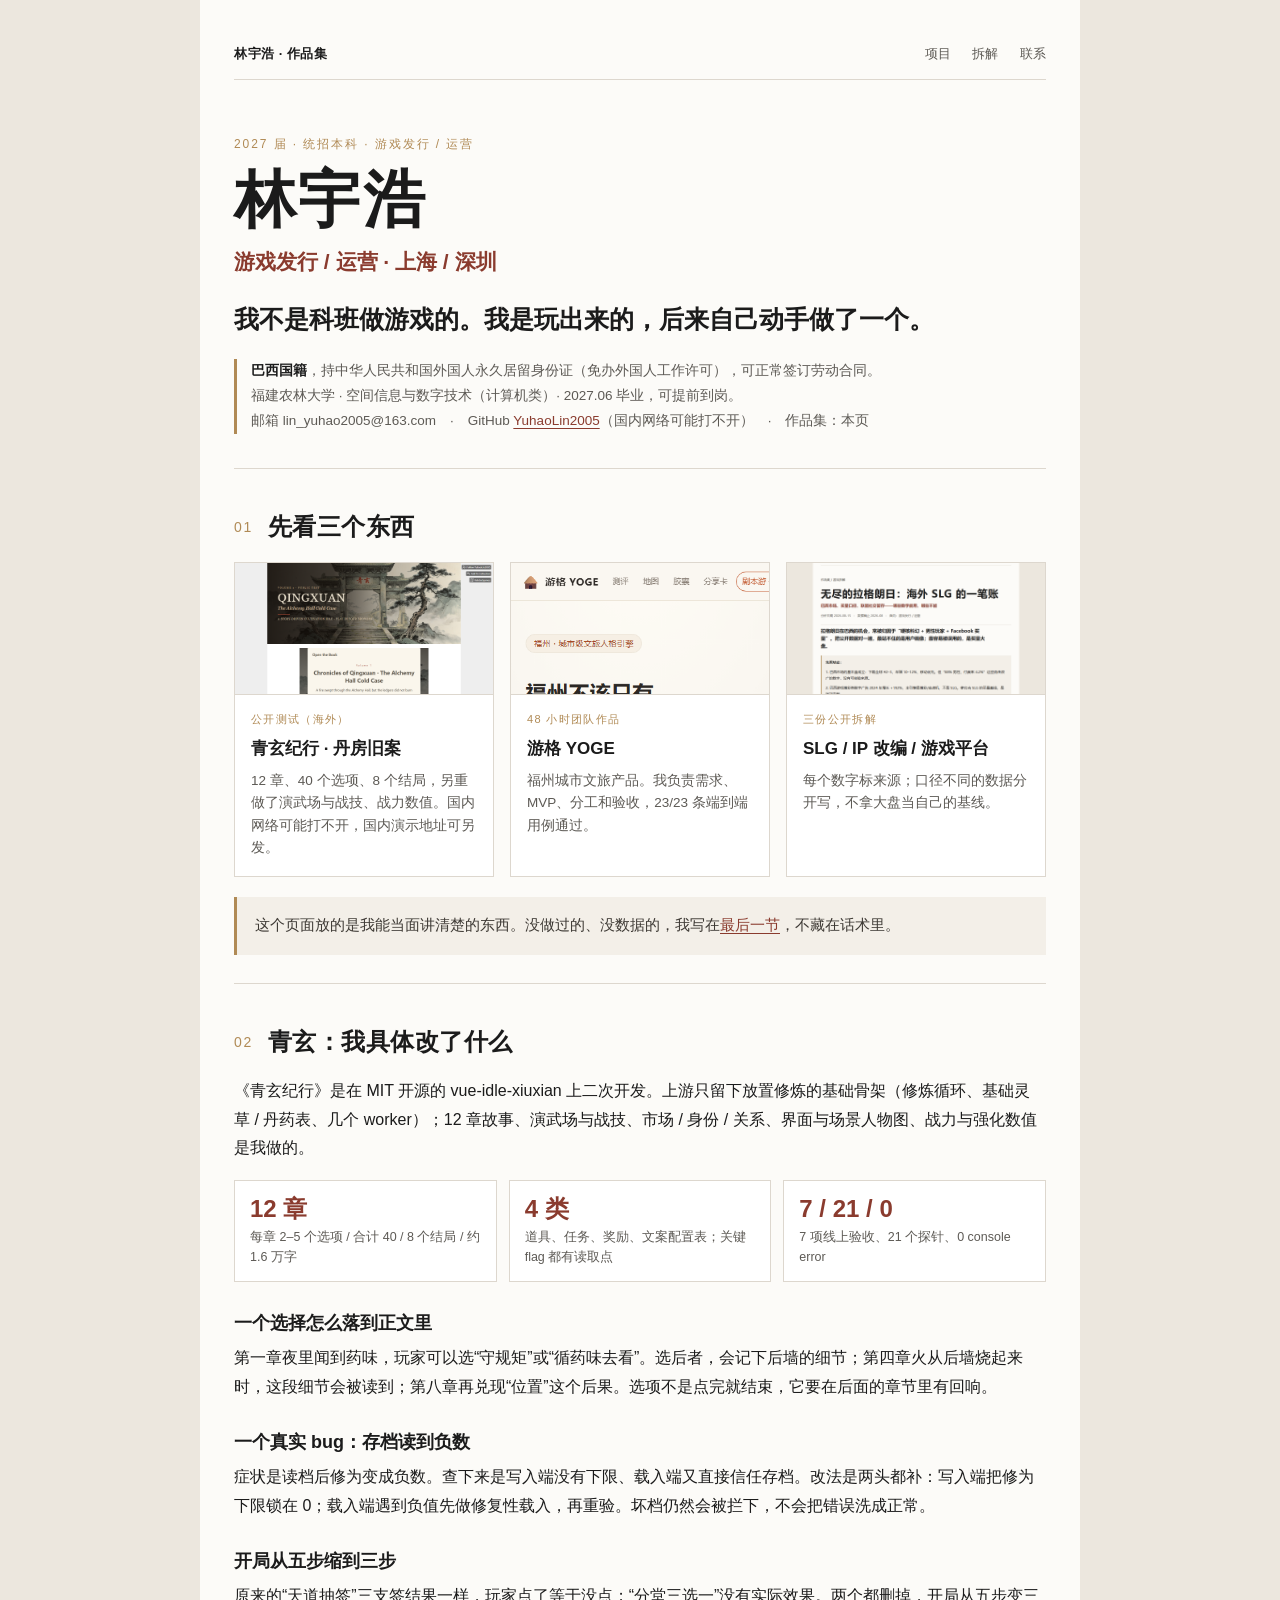
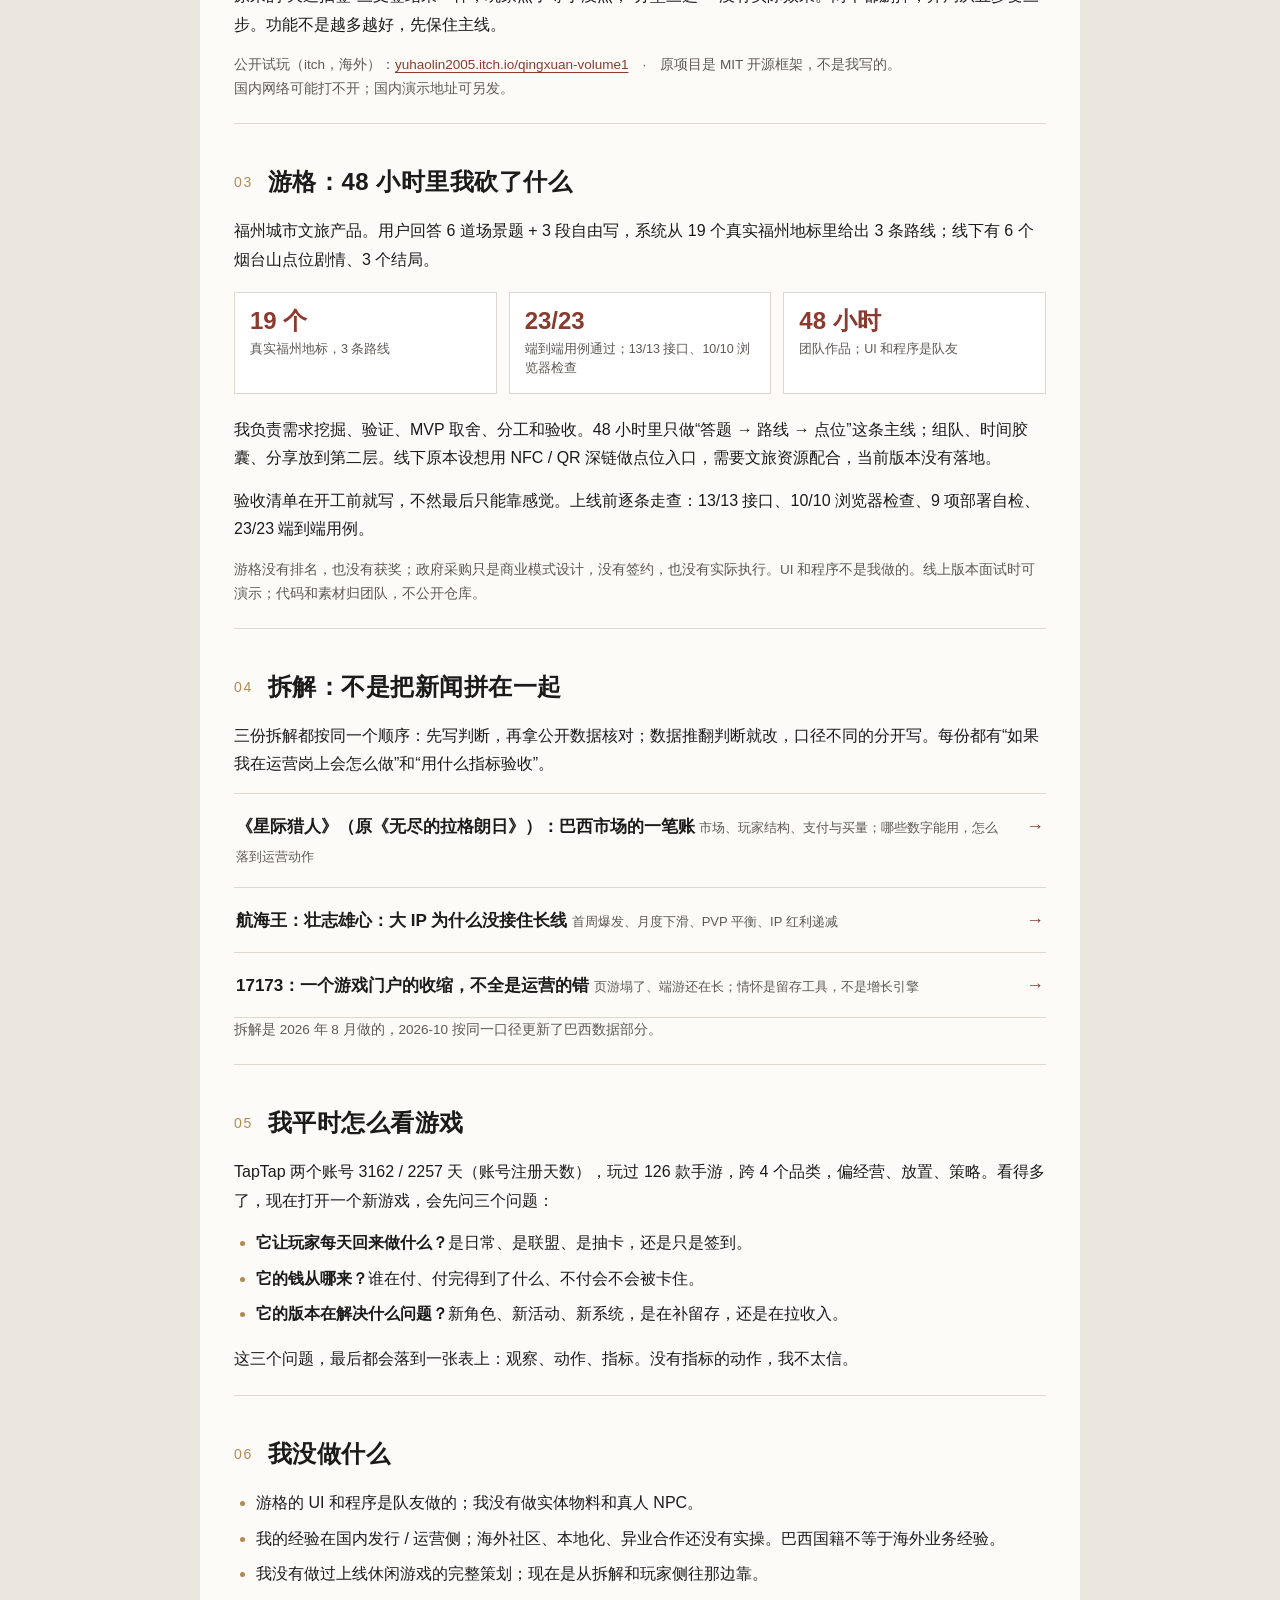
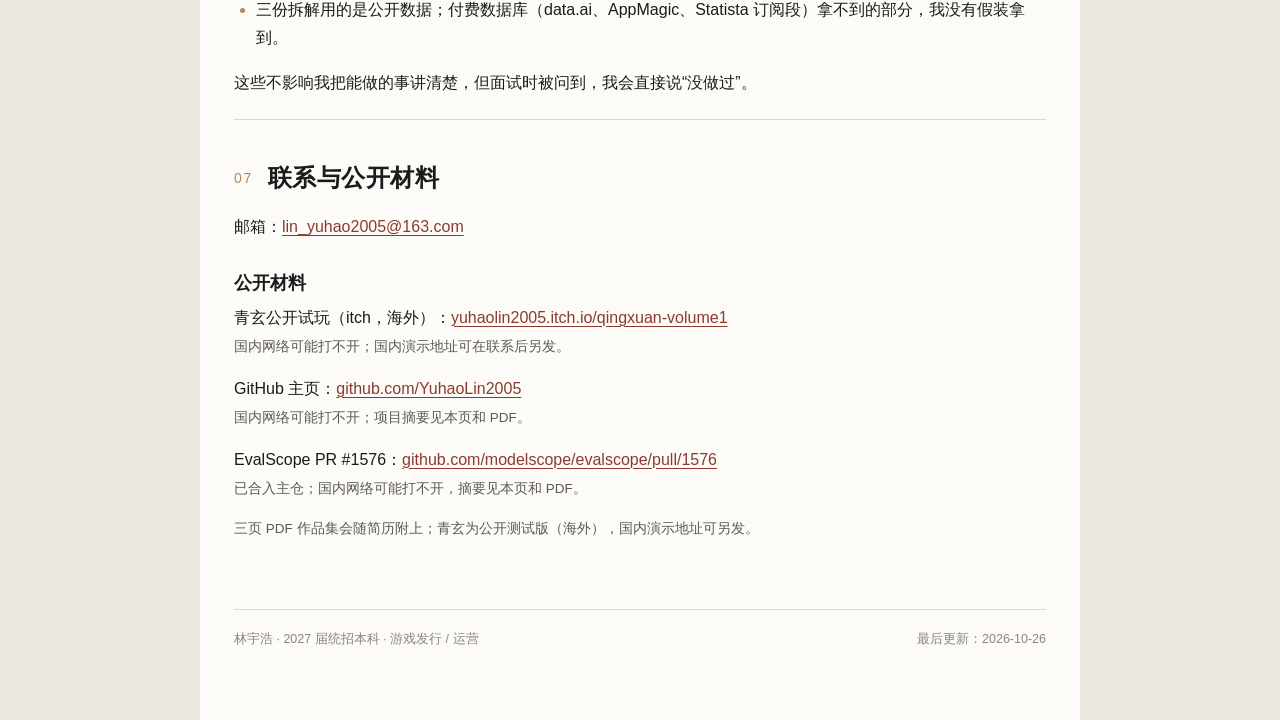
<file: portfolio/index.html>
<!DOCTYPE html>
<html lang="zh-CN">
<head>
<meta charset="UTF-8">
<meta name="viewport" content="width=device-width, initial-scale=1">
<title>林宇浩 · 游戏发行 / 运营 · 作品集</title>
<link rel="stylesheet" href="style.css">
</head>
<body>
<div class="wrap">

  <div class="nav">
    <span class="brand">林宇浩 · 作品集</span>
    <span>
      <a href="#work">项目</a>
      <a href="#analysis">拆解</a>
      <a href="#contact">联系</a>
    </span>
  </div>

  <header class="hero">
    <div class="kicker">2027 届 · 统招本科 · 游戏发行 / 运营</div>
    <h1>林宇浩</h1>
    <div class="role">游戏发行 / 运营 · 上海 / 深圳</div>
    <p class="lead">我不是科班做游戏的。我是玩出来的，后来自己动手做了一个。</p>
    <div class="meta">
      <strong>巴西国籍</strong>，持中华人民共和国外国人永久居留身份证（免办外国人工作许可），可正常签订劳动合同。<br>
      福建农林大学 · 空间信息与数字技术（计算机类）· 2027.06 毕业，可提前到岗。<br>
      邮箱 lin_yuhao2005@163.com　·　GitHub <a href="https://github.com/YuhaoLin2005">YuhaoLin2005</a>（国内网络可能打不开）　·　作品集：本页
    </div>
  </header>

  <section id="work">
    <h2><span class="num">01</span>先看三个东西</h2>
    <div class="cards">
      <a class="card" href="https://yuhaolin2005.itch.io/qingxuan-volume1">
        <img src="assets/qingxuan-itch.png" alt="青玄纪行页面">
        <div class="body">
          <div class="tag">公开测试（海外）</div>
          <div class="name">青玄纪行 · 丹房旧案</div>
          <div class="desc">12 章、40 个选项、8 个结局，另重做了演武场与战技、战力数值。国内网络可能打不开，国内演示地址可另发。</div>
        </div>
      </a>
      <a class="card" href="#yoge">
        <img src="assets/yoge-home.png" alt="游格首页">
        <div class="body">
          <div class="tag">48 小时团队作品</div>
          <div class="name">游格 YOGE</div>
          <div class="desc">福州城市文旅产品。我负责需求、MVP、分工和验收，23/23 条端到端用例通过。</div>
        </div>
      </a>
      <a class="card" href="#analysis">
        <img src="assets/analysis-slg.png" alt="《星际猎人》巴西市场拆解报告">
        <div class="body">
          <div class="tag">三份公开拆解</div>
          <div class="name">SLG / IP 改编 / 游戏平台</div>
          <div class="desc">每个数字标来源；口径不同的数据分开写，不拿大盘当自己的基线。</div>
        </div>
      </a>
    </div>

    <div class="note">
      这个页面放的是我能当面讲清楚的东西。没做过的、没数据的，我写在<a href="#honest">最后一节</a>，不藏在话术里。
    </div>
  </section>

  <section id="qingxuan">
    <h2><span class="num">02</span>青玄：我具体改了什么</h2>
    <p>《青玄纪行》是在 MIT 开源的 vue-idle-xiuxian 上二次开发。上游只留下放置修炼的基础骨架（修炼循环、基础灵草 / 丹药表、几个 worker）；12 章故事、演武场与战技、市场 / 身份 / 关系、界面与场景人物图、战力与强化数值是我做的。</p>

    <div class="facts">
      <div class="fact"><div class="n">12 章</div><div class="l">每章 2–5 个选项 / 合计 40 / 8 个结局 / 约 1.6 万字</div></div>
      <div class="fact"><div class="n">4 类</div><div class="l">道具、任务、奖励、文案配置表；关键 flag 都有读取点</div></div>
      <div class="fact"><div class="n">7 / 21 / 0</div><div class="l">7 项线上验收、21 个探针、0 console error</div></div>
    </div>

    <h3>一个选择怎么落到正文里</h3>
    <p>第一章夜里闻到药味，玩家可以选“守规矩”或“循药味去看”。选后者，会记下后墙的细节；第四章火从后墙烧起来时，这段细节会被读到；第八章再兑现“位置”这个后果。选项不是点完就结束，它要在后面的章节里有回响。</p>

    <h3>一个真实 bug：存档读到负数</h3>
    <p>症状是读档后修为变成负数。查下来是写入端没有下限、载入端又直接信任存档。改法是两头都补：写入端把修为下限锁在 0；载入端遇到负值先做修复性载入，再重验。坏档仍然会被拦下，不会把错误洗成正常。</p>

    <h3>开局从五步缩到三步</h3>
    <p>原来的“天道抽签”三支签结果一样，玩家点了等于没点；“分堂三选一”没有实际效果。两个都删掉，开局从五步变三步。功能不是越多越好，先保住主线。</p>

    <p class="small">公开试玩（itch，海外）：<a href="https://yuhaolin2005.itch.io/qingxuan-volume1">yuhaolin2005.itch.io/qingxuan-volume1</a>　·　原项目是 MIT 开源框架，不是我写的。<br>国内网络可能打不开；国内演示地址可另发。</p>
  </section>

  <section id="yoge">
    <h2><span class="num">03</span>游格：48 小时里我砍了什么</h2>
    <p>福州城市文旅产品。用户回答 6 道场景题 + 3 段自由写，系统从 19 个真实福州地标里给出 3 条路线；线下有 6 个烟台山点位剧情、3 个结局。</p>

    <div class="facts">
      <div class="fact"><div class="n">19 个</div><div class="l">真实福州地标，3 条路线</div></div>
      <div class="fact"><div class="n">23/23</div><div class="l">端到端用例通过；13/13 接口、10/10 浏览器检查</div></div>
      <div class="fact"><div class="n">48 小时</div><div class="l">团队作品；UI 和程序是队友</div></div>
    </div>

    <p>我负责需求挖掘、验证、MVP 取舍、分工和验收。48 小时里只做“答题 → 路线 → 点位”这条主线；组队、时间胶囊、分享放到第二层。线下原本设想用 NFC / QR 深链做点位入口，需要文旅资源配合，当前版本没有落地。</p>

    <p>验收清单在开工前就写，不然最后只能靠感觉。上线前逐条走查：13/13 接口、10/10 浏览器检查、9 项部署自检、23/23 端到端用例。</p>

    <p class="small">游格没有排名，也没有获奖；政府采购只是商业模式设计，没有签约，也没有实际执行。UI 和程序不是我做的。线上版本面试时可演示；代码和素材归团队，不公开仓库。</p>
  </section>

  <section id="analysis">
    <h2><span class="num">04</span>拆解：不是把新闻拼在一起</h2>
    <p>三份拆解都按同一个顺序：先写判断，再拿公开数据核对；数据推翻判断就改，口径不同的分开写。每份都有“如果我在运营岗上会怎么做”和“用什么指标验收”。</p>

    <div class="analysis-list">
      <a class="analysis-item" href="analysis/slg.html">
        <span>
          <span class="t">《星际猎人》（原《无尽的拉格朗日》）：巴西市场的一笔账</span>
          <span class="d">市场、玩家结构、支付与买量；哪些数字能用，怎么落到运营动作</span>
        </span>
        <span class="arrow">→</span>
      </a>
      <a class="analysis-item" href="analysis/ip.html">
        <span>
          <span class="t">航海王：壮志雄心：大 IP 为什么没接住长线</span>
          <span class="d">首周爆发、月度下滑、PVP 平衡、IP 红利递减</span>
        </span>
        <span class="arrow">→</span>
      </a>
      <a class="analysis-item" href="analysis/platform.html">
        <span>
          <span class="t">17173：一个游戏门户的收缩，不全是运营的错</span>
          <span class="d">页游塌了、端游还在长；情怀是留存工具，不是增长引擎</span>
        </span>
        <span class="arrow">→</span>
      </a>
    </div>

    <p class="small">拆解是 2026 年 8 月做的，2026-10 按同一口径更新了巴西数据部分。</p>
  </section>

  <section id="how">
    <h2><span class="num">05</span>我平时怎么看游戏</h2>
    <p>TapTap 两个账号 3162 / 2257 天（账号注册天数），玩过 126 款手游，跨 4 个品类，偏经营、放置、策略。看得多了，现在打开一个新游戏，会先问三个问题：</p>
    <ul>
      <li><strong>它让玩家每天回来做什么？</strong>是日常、是联盟、是抽卡，还是只是签到。</li>
      <li><strong>它的钱从哪来？</strong>谁在付、付完得到了什么、不付会不会被卡住。</li>
      <li><strong>它的版本在解决什么问题？</strong>新角色、新活动、新系统，是在补留存，还是在拉收入。</li>
    </ul>
    <p>这三个问题，最后都会落到一张表上：观察、动作、指标。没有指标的动作，我不太信。</p>
  </section>

  <section id="honest">
    <h2><span class="num">06</span>我没做什么</h2>
    <ul>
      <li>游格的 UI 和程序是队友做的；我没有做实体物料和真人 NPC。</li>
      <li>我的经验在国内发行 / 运营侧；海外社区、本地化、异业合作还没有实操。巴西国籍不等于海外业务经验。</li>
      <li>我没有做过上线休闲游戏的完整策划；现在是从拆解和玩家侧往那边靠。</li>
      <li>三份拆解用的是公开数据；付费数据库（data.ai、AppMagic、Statista 订阅段）拿不到的部分，我没有假装拿到。</li>
    </ul>
    <p>这些不影响我把能做的事讲清楚，但面试时被问到，我会直接说“没做过”。</p>
  </section>

  <section id="contact">
    <h2><span class="num">07</span>联系与公开材料</h2>
    <p>邮箱：<a href="mailto:lin_yuhao2005@163.com">lin_yuhao2005@163.com</a></p>

    <h3>公开材料</h3>
    <p>青玄公开试玩（itch，海外）：<a href="https://yuhaolin2005.itch.io/qingxuan-volume1">yuhaolin2005.itch.io/qingxuan-volume1</a><br>
    <span class="small">国内网络可能打不开；国内演示地址可在联系后另发。</span></p>
    <p>GitHub 主页：<a href="https://github.com/YuhaoLin2005">github.com/YuhaoLin2005</a><br>
    <span class="small">国内网络可能打不开；项目摘要见本页和 PDF。</span></p>
    <p>EvalScope PR #1576：<a href="https://github.com/modelscope/evalscope/pull/1576">github.com/modelscope/evalscope/pull/1576</a><br>
    <span class="small">已合入主仓；国内网络可能打不开，摘要见本页和 PDF。</span></p>

    <p class="small">三页 PDF 作品集会随简历附上；青玄为公开测试版（海外），国内演示地址可另发。</p>
  </section>

  <div class="footer">
    <span>林宇浩 · 2027 届统招本科 · 游戏发行 / 运营</span>
    <span>最后更新：2026-10-26</span>
  </div>

</div>
</body>
</html>
</file>
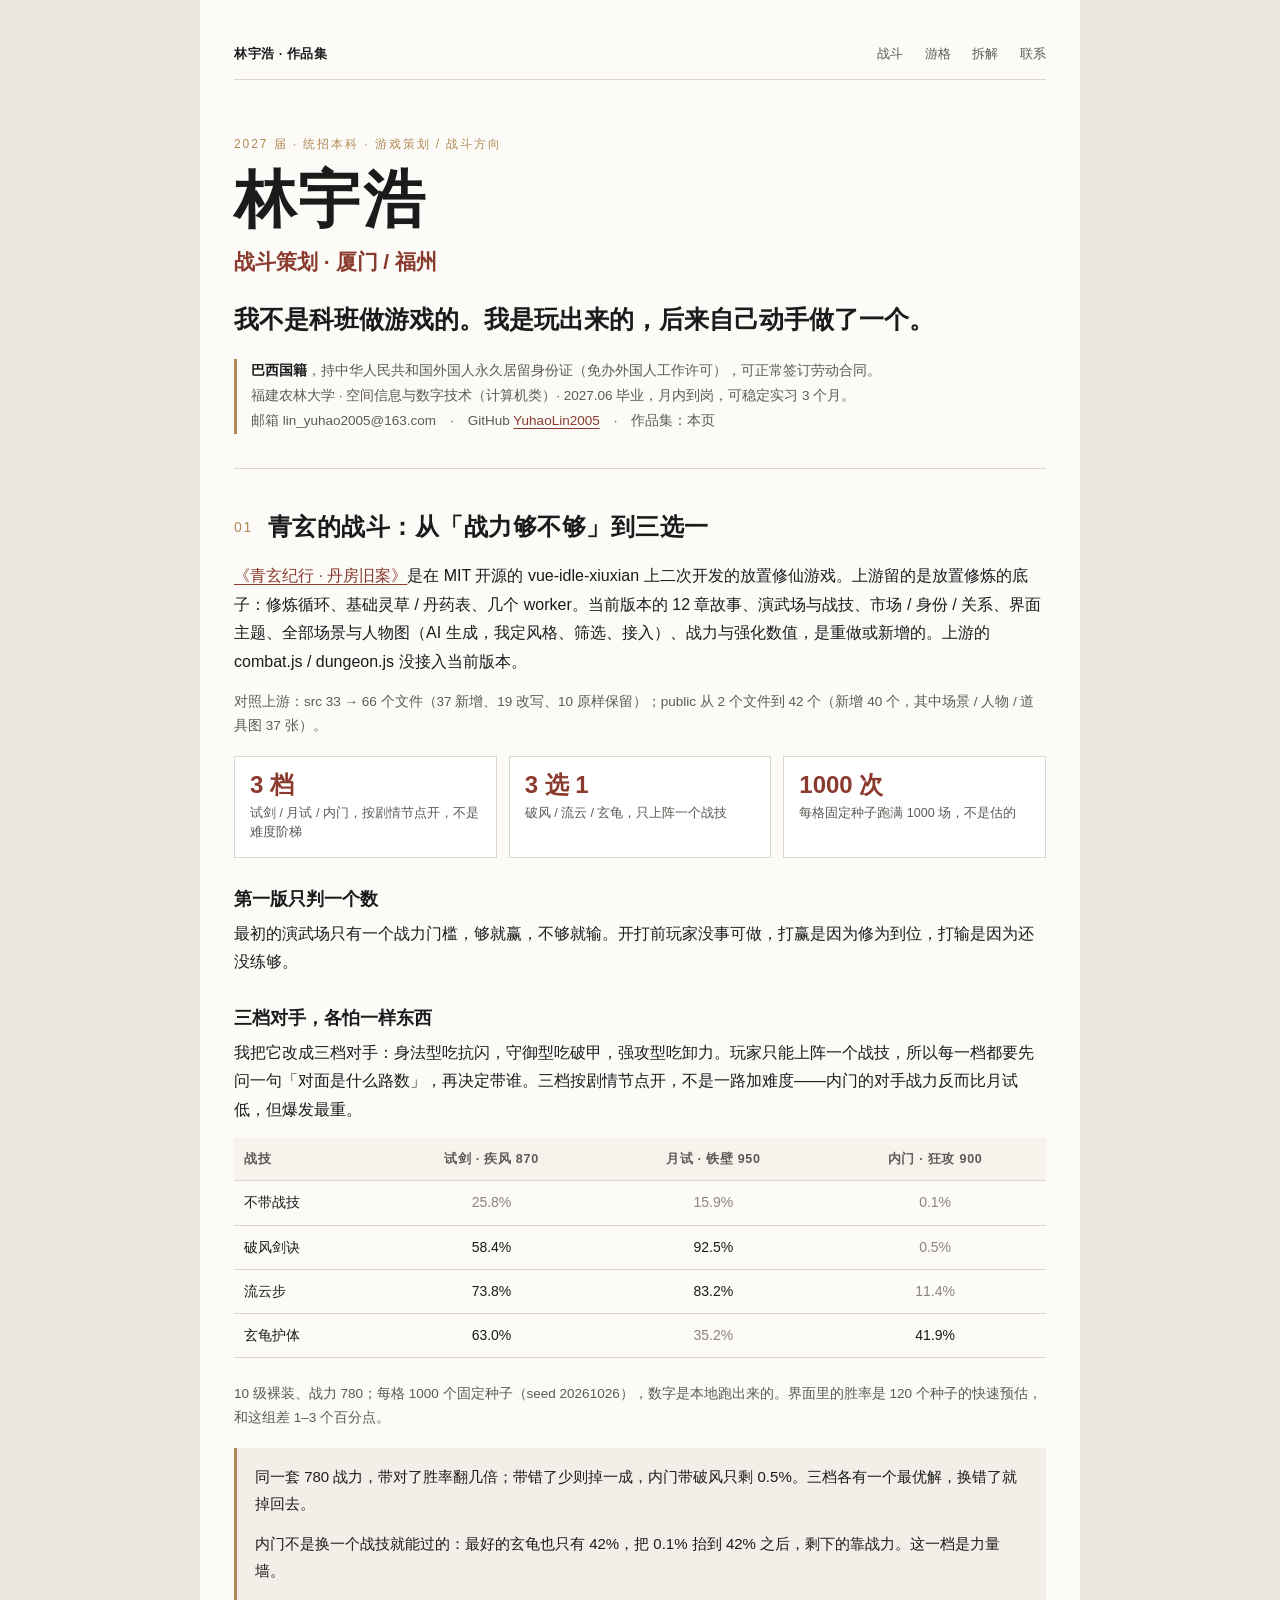
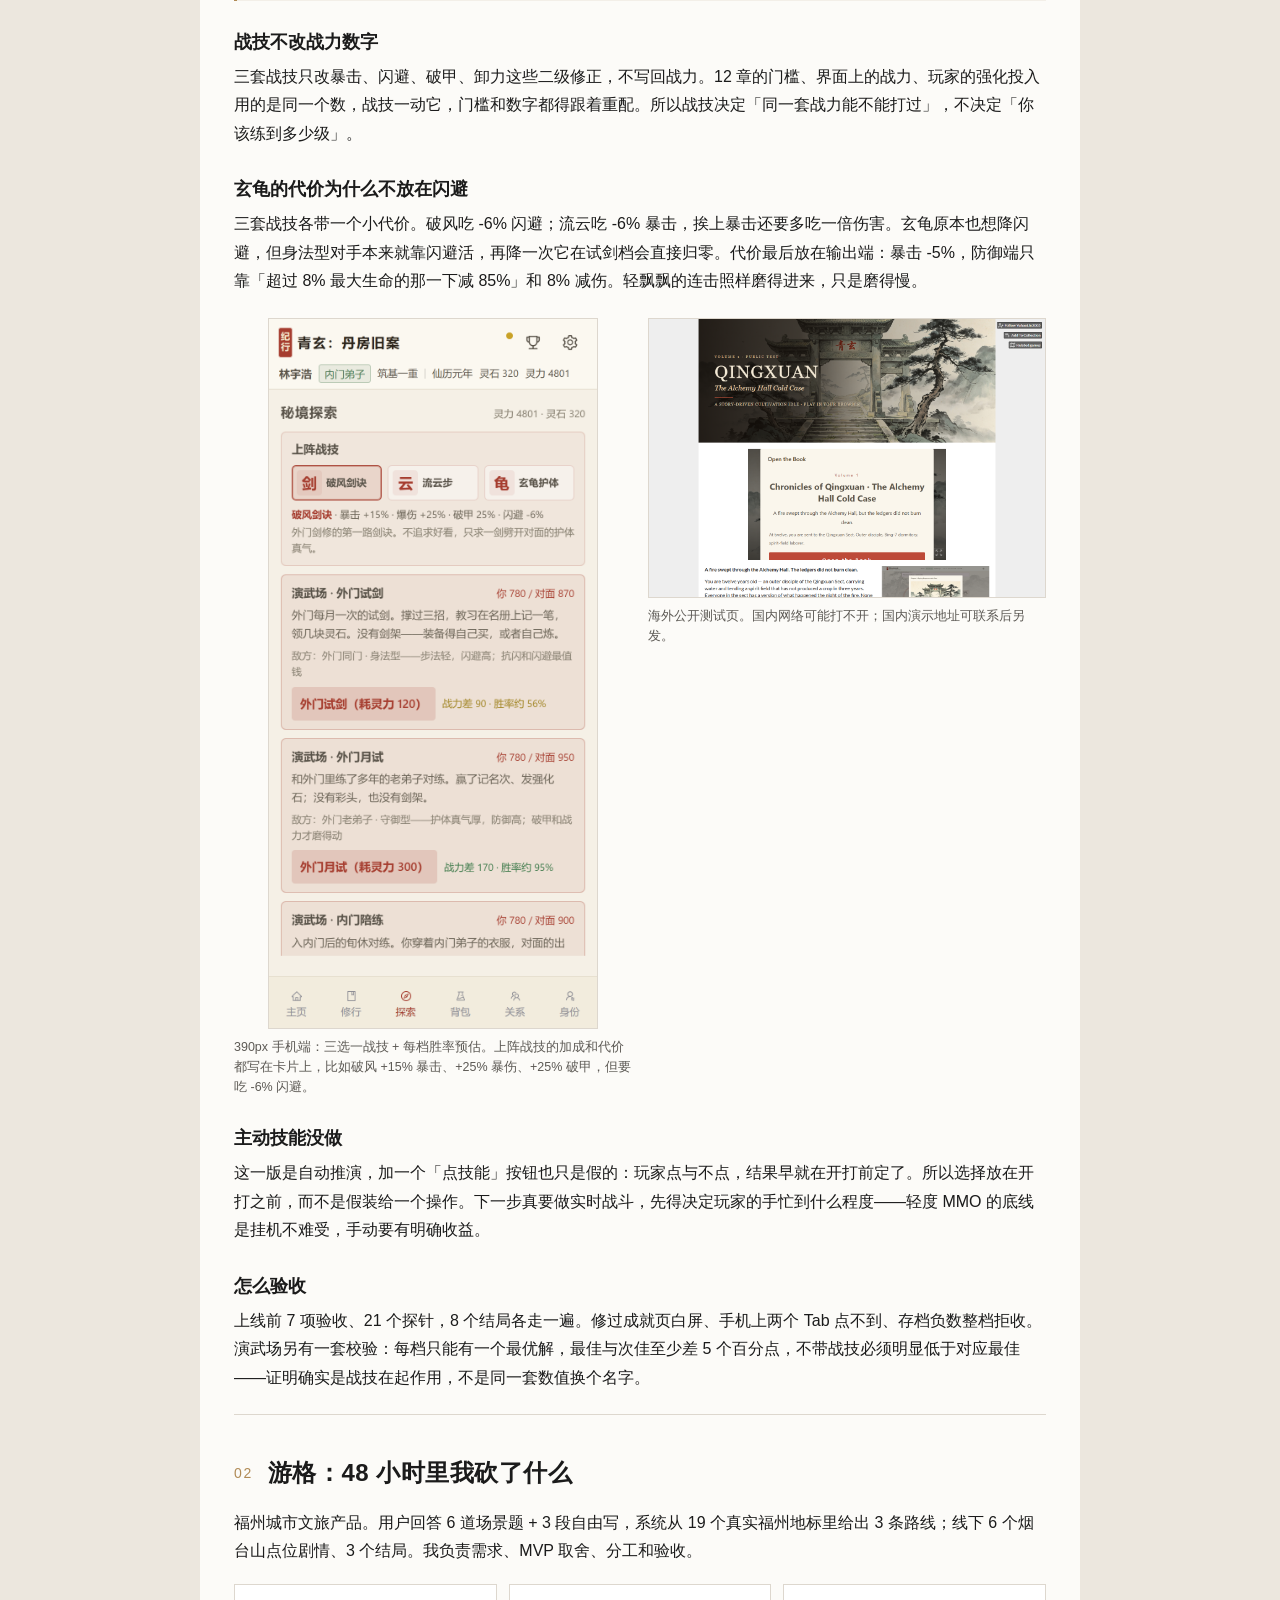
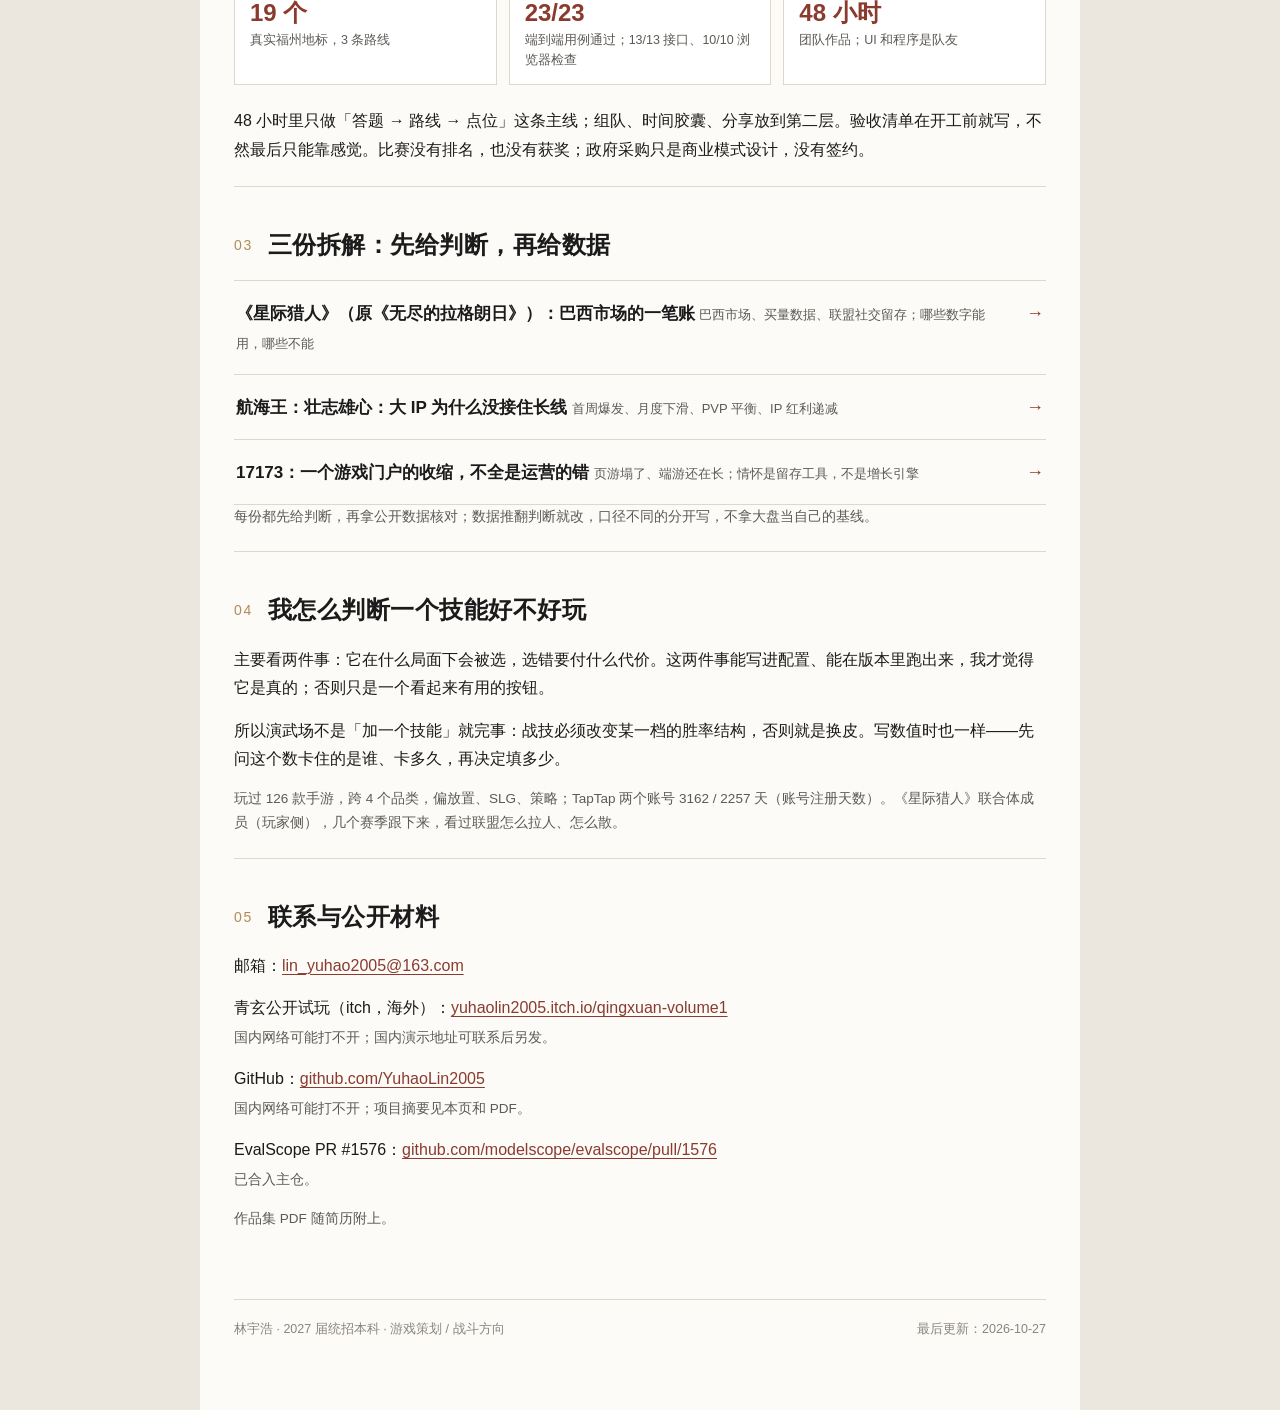
<file: portfolio/combat/index.html>
<!DOCTYPE html>
<html lang="zh-CN">
<head>
<meta charset="UTF-8">
<meta name="viewport" content="width=device-width, initial-scale=1">
<title>林宇浩 · 游戏策划 / 战斗方向 · 作品集</title>
<link rel="stylesheet" href="../style.css">
<style>
  .shot {
    margin: 22px 0 26px;
    display: grid;
    grid-template-columns: 1fr 1fr;
    gap: 16px;
    align-items: start;
  }
  .shot figure { margin: 0; }
  .shot img {
    width: 100%;
    display: block;
    border: 1px solid var(--line);
    background: #faf8f4;
  }
  .shot .phone { max-width: 330px; margin: 0 auto; }
  .shot figcaption { font-size: 12.5px; color: var(--muted); line-height: 1.6; margin-top: 8px; }
  table.matrix { font-size: 14px; }
  table.matrix td, table.matrix th { text-align: center; font-variant-numeric: tabular-nums; }
  table.matrix td:first-child, table.matrix th:first-child { text-align: left; }
  table.matrix tr.best td { background: #fbf7ef; font-weight: 700; }
  table.matrix td.dim { color: #8b857c; }
  .callout {
    border-left: 3px solid var(--accent-soft);
    background: var(--wash);
    padding: 16px 18px;
    margin: 18px 0 24px;
    font-size: 15px;
  }
  .callout p:last-child { margin-bottom: 0; }
  @media (max-width: 720px) {
    .shot { grid-template-columns: 1fr; }
    .shot .phone { max-width: 300px; }
  }
</style>
</head>
<body>
<div class="wrap">

  <div class="nav">
    <span class="brand">林宇浩 · 作品集</span>
    <span>
      <a href="#combat">战斗</a>
      <a href="#yoge">游格</a>
      <a href="#analysis">拆解</a>
      <a href="#contact">联系</a>
    </span>
  </div>

  <header class="hero">
    <div class="kicker">2027 届 · 统招本科 · 游戏策划 / 战斗方向</div>
    <h1>林宇浩</h1>
    <div class="role">战斗策划 · 厦门 / 福州</div>
    <p class="lead">我不是科班做游戏的。我是玩出来的，后来自己动手做了一个。</p>
    <div class="meta">
      <strong>巴西国籍</strong>，持中华人民共和国外国人永久居留身份证（免办外国人工作许可），可正常签订劳动合同。<br>
      福建农林大学 · 空间信息与数字技术（计算机类）· 2027.06 毕业，月内到岗，可稳定实习 3 个月。<br>
      邮箱 lin_yuhao2005@163.com　·　GitHub <a href="https://github.com/YuhaoLin2005">YuhaoLin2005</a>　·　作品集：本页
    </div>
  </header>

  <section id="combat">
    <h2><span class="num">01</span>青玄的战斗：从「战力够不够」到三选一</h2>

    <p><a href="https://yuhaolin2005.itch.io/qingxuan-volume1">《青玄纪行 · 丹房旧案》</a>是在 MIT 开源的 vue-idle-xiuxian 上二次开发的放置修仙游戏。上游留的是放置修炼的底子：修炼循环、基础灵草 / 丹药表、几个 worker。当前版本的 12 章故事、演武场与战技、市场 / 身份 / 关系、界面主题、全部场景与人物图（AI 生成，我定风格、筛选、接入）、战力与强化数值，是重做或新增的。上游的 combat.js / dungeon.js 没接入当前版本。</p>

    <p class="small">对照上游：src 33 → 66 个文件（37 新增、19 改写、10 原样保留）；public 从 2 个文件到 42 个（新增 40 个，其中场景 / 人物 / 道具图 37 张）。</p>

    <div class="facts">
      <div class="fact"><div class="n">3 档</div><div class="l">试剑 / 月试 / 内门，按剧情节点开，不是难度阶梯</div></div>
      <div class="fact"><div class="n">3 选 1</div><div class="l">破风 / 流云 / 玄龟，只上阵一个战技</div></div>
      <div class="fact"><div class="n">1000 次</div><div class="l">每格固定种子跑满 1000 场，不是估的</div></div>
    </div>

    <h3>第一版只判一个数</h3>
    <p>最初的演武场只有一个战力门槛，够就赢，不够就输。开打前玩家没事可做，打赢是因为修为到位，打输是因为还没练够。</p>

    <h3>三档对手，各怕一样东西</h3>
    <p>我把它改成三档对手：身法型吃抗闪，守御型吃破甲，强攻型吃卸力。玩家只能上阵一个战技，所以每一档都要先问一句「对面是什么路数」，再决定带谁。三档按剧情节点开，不是一路加难度——内门的对手战力反而比月试低，但爆发最重。</p>

    <table class="matrix">
      <thead>
        <tr><th>战技</th><th>试剑 · 疾风 870</th><th>月试 · 铁壁 950</th><th>内门 · 狂攻 900</th></tr>
      </thead>
      <tbody>
        <tr><td>不带战技</td><td class="dim">25.8%</td><td class="dim">15.9%</td><td class="dim">0.1%</td></tr>
        <tr><td>破风剑诀</td><td>58.4%</td><td class="best">92.5%</td><td class="dim">0.5%</td></tr>
        <tr><td>流云步</td><td class="best">73.8%</td><td>83.2%</td><td class="dim">11.4%</td></tr>
        <tr><td>玄龟护体</td><td>63.0%</td><td class="dim">35.2%</td><td class="best">41.9%</td></tr>
      </tbody>
    </table>
    <p class="small">10 级裸装、战力 780；每格 1000 个固定种子（seed 20261026），数字是本地跑出来的。界面里的胜率是 120 个种子的快速预估，和这组差 1–3 个百分点。</p>

    <div class="callout">
      <p>同一套 780 战力，带对了胜率翻几倍；带错了少则掉一成，内门带破风只剩 0.5%。三档各有一个最优解，换错了就掉回去。</p>
      <p>内门不是换一个战技就能过的：最好的玄龟也只有 42%，把 0.1% 抬到 42% 之后，剩下的靠战力。这一档是力量墙。</p>
    </div>

    <h3>战技不改战力数字</h3>
    <p>三套战技只改暴击、闪避、破甲、卸力这些二级修正，不写回战力。12 章的门槛、界面上的战力、玩家的强化投入用的是同一个数，战技一动它，门槛和数字都得跟着重配。所以战技决定「同一套战力能不能打过」，不决定「你该练到多少级」。</p>

    <h3>玄龟的代价为什么不放在闪避</h3>
    <p>三套战技各带一个小代价。破风吃 -6% 闪避；流云吃 -6% 暴击，挨上暴击还要多吃一倍伤害。玄龟原本也想降闪避，但身法型对手本来就靠闪避活，再降一次它在试剑档会直接归零。代价最后放在输出端：暴击 -5%，防御端只靠「超过 8% 最大生命的那一下减 85%」和 8% 减伤。轻飘飘的连击照样磨得进来，只是磨得慢。</p>

    <div class="shot">
      <figure>
        <img class="phone" src="../assets/qingxuan-combat.png" alt="青玄纪行演武场，手机端三选一战技">
        <figcaption>390px 手机端：三选一战技 + 每档胜率预估。上阵战技的加成和代价都写在卡片上，比如破风 +15% 暴击、+25% 暴伤、+25% 破甲，但要吃 -6% 闪避。</figcaption>
      </figure>
      <figure>
        <img src="../assets/qingxuan-itch.png" alt="青玄纪行 itch.io 公开测试页">
        <figcaption>海外公开测试页。国内网络可能打不开；国内演示地址可联系后另发。</figcaption>
      </figure>
    </div>

    <h3>主动技能没做</h3>
    <p>这一版是自动推演，加一个「点技能」按钮也只是假的：玩家点与不点，结果早就在开打前定了。所以选择放在开打之前，而不是假装给一个操作。下一步真要做实时战斗，先得决定玩家的手忙到什么程度——轻度 MMO 的底线是挂机不难受，手动要有明确收益。</p>

    <h3>怎么验收</h3>
    <p>上线前 7 项验收、21 个探针，8 个结局各走一遍。修过成就页白屏、手机上两个 Tab 点不到、存档负数整档拒收。演武场另有一套校验：每档只能有一个最优解，最佳与次佳至少差 5 个百分点，不带战技必须明显低于对应最佳——证明确实是战技在起作用，不是同一套数值换个名字。</p>
  </section>

  <section id="yoge">
    <h2><span class="num">02</span>游格：48 小时里我砍了什么</h2>
    <p>福州城市文旅产品。用户回答 6 道场景题 + 3 段自由写，系统从 19 个真实福州地标里给出 3 条路线；线下 6 个烟台山点位剧情、3 个结局。我负责需求、MVP 取舍、分工和验收。</p>
    <div class="facts">
      <div class="fact"><div class="n">19 个</div><div class="l">真实福州地标，3 条路线</div></div>
      <div class="fact"><div class="n">23/23</div><div class="l">端到端用例通过；13/13 接口、10/10 浏览器检查</div></div>
      <div class="fact"><div class="n">48 小时</div><div class="l">团队作品；UI 和程序是队友</div></div>
    </div>
    <p>48 小时里只做「答题 → 路线 → 点位」这条主线；组队、时间胶囊、分享放到第二层。验收清单在开工前就写，不然最后只能靠感觉。比赛没有排名，也没有获奖；政府采购只是商业模式设计，没有签约。</p>
  </section>

  <section id="analysis">
    <h2><span class="num">03</span>三份拆解：先给判断，再给数据</h2>
    <div class="analysis-list">
      <a class="analysis-item" href="../analysis/slg.html">
        <span>
          <span class="t">《星际猎人》（原《无尽的拉格朗日》）：巴西市场的一笔账</span>
          <span class="d">巴西市场、买量数据、联盟社交留存；哪些数字能用，哪些不能</span>
        </span>
        <span class="arrow">→</span>
      </a>
      <a class="analysis-item" href="../analysis/ip.html">
        <span>
          <span class="t">航海王：壮志雄心：大 IP 为什么没接住长线</span>
          <span class="d">首周爆发、月度下滑、PVP 平衡、IP 红利递减</span>
        </span>
        <span class="arrow">→</span>
      </a>
      <a class="analysis-item" href="../analysis/platform.html">
        <span>
          <span class="t">17173：一个游戏门户的收缩，不全是运营的错</span>
          <span class="d">页游塌了、端游还在长；情怀是留存工具，不是增长引擎</span>
        </span>
        <span class="arrow">→</span>
      </a>
    </div>
    <p class="small">每份都先给判断，再拿公开数据核对；数据推翻判断就改，口径不同的分开写，不拿大盘当自己的基线。</p>
  </section>

  <section id="how">
    <h2><span class="num">04</span>我怎么判断一个技能好不好玩</h2>
    <p>主要看两件事：它在什么局面下会被选，选错要付什么代价。这两件事能写进配置、能在版本里跑出来，我才觉得它是真的；否则只是一个看起来有用的按钮。</p>
    <p>所以演武场不是「加一个技能」就完事：战技必须改变某一档的胜率结构，否则就是换皮。写数值时也一样——先问这个数卡住的是谁、卡多久，再决定填多少。</p>
    <p class="small">玩过 126 款手游，跨 4 个品类，偏放置、SLG、策略；TapTap 两个账号 3162 / 2257 天（账号注册天数）。《星际猎人》联合体成员（玩家侧），几个赛季跟下来，看过联盟怎么拉人、怎么散。</p>
  </section>

  <section id="contact">
    <h2><span class="num">05</span>联系与公开材料</h2>
    <p>邮箱：<a href="mailto:lin_yuhao2005@163.com">lin_yuhao2005@163.com</a></p>
    <p>青玄公开试玩（itch，海外）：<a href="https://yuhaolin2005.itch.io/qingxuan-volume1">yuhaolin2005.itch.io/qingxuan-volume1</a><br>
    <span class="small">国内网络可能打不开；国内演示地址可联系后另发。</span></p>
    <p>GitHub：<a href="https://github.com/YuhaoLin2005">github.com/YuhaoLin2005</a><br>
    <span class="small">国内网络可能打不开；项目摘要见本页和 PDF。</span></p>
    <p>EvalScope PR #1576：<a href="https://github.com/modelscope/evalscope/pull/1576">github.com/modelscope/evalscope/pull/1576</a><br>
    <span class="small">已合入主仓。</span></p>
    <p class="small">作品集 PDF 随简历附上。</p>
  </section>

  <div class="footer">
    <span>林宇浩 · 2027 届统招本科 · 游戏策划 / 战斗方向</span>
    <span>最后更新：2026-10-27</span>
  </div>

</div>
</body>
</html>
</file>
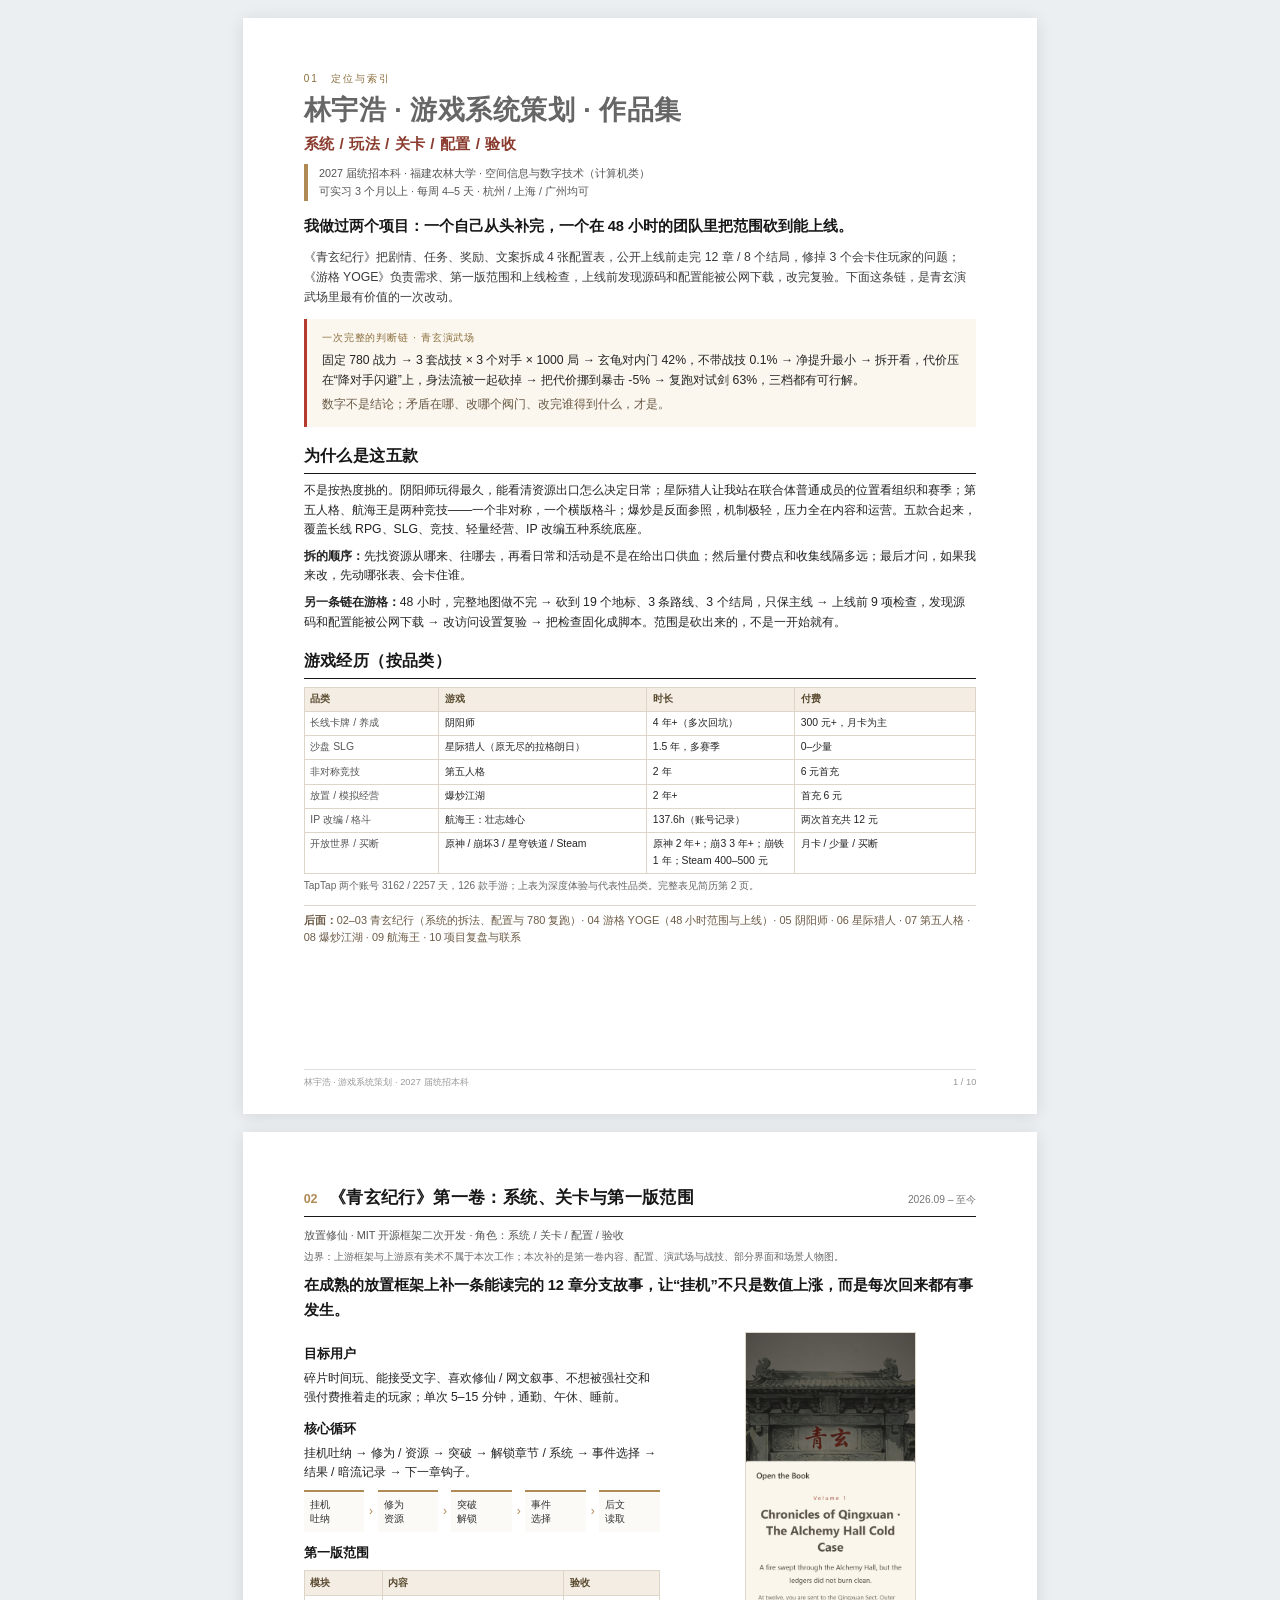
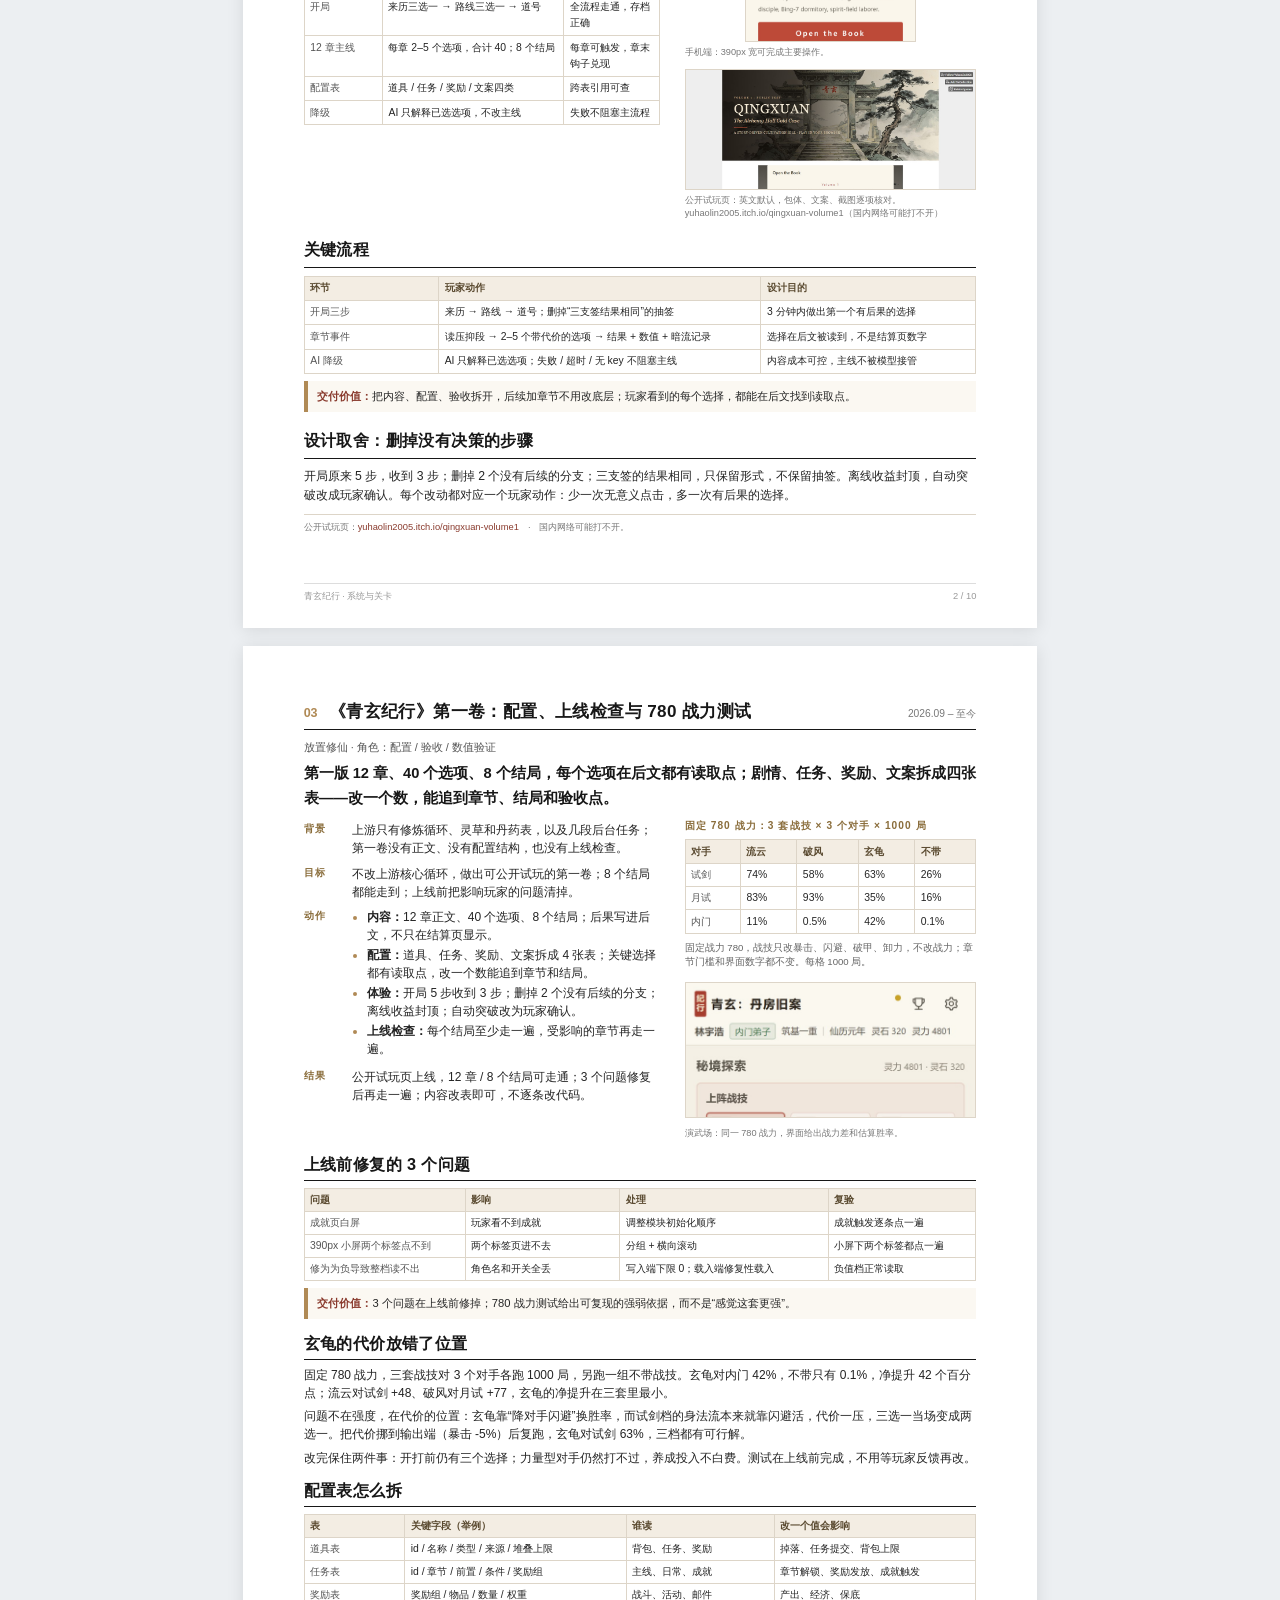
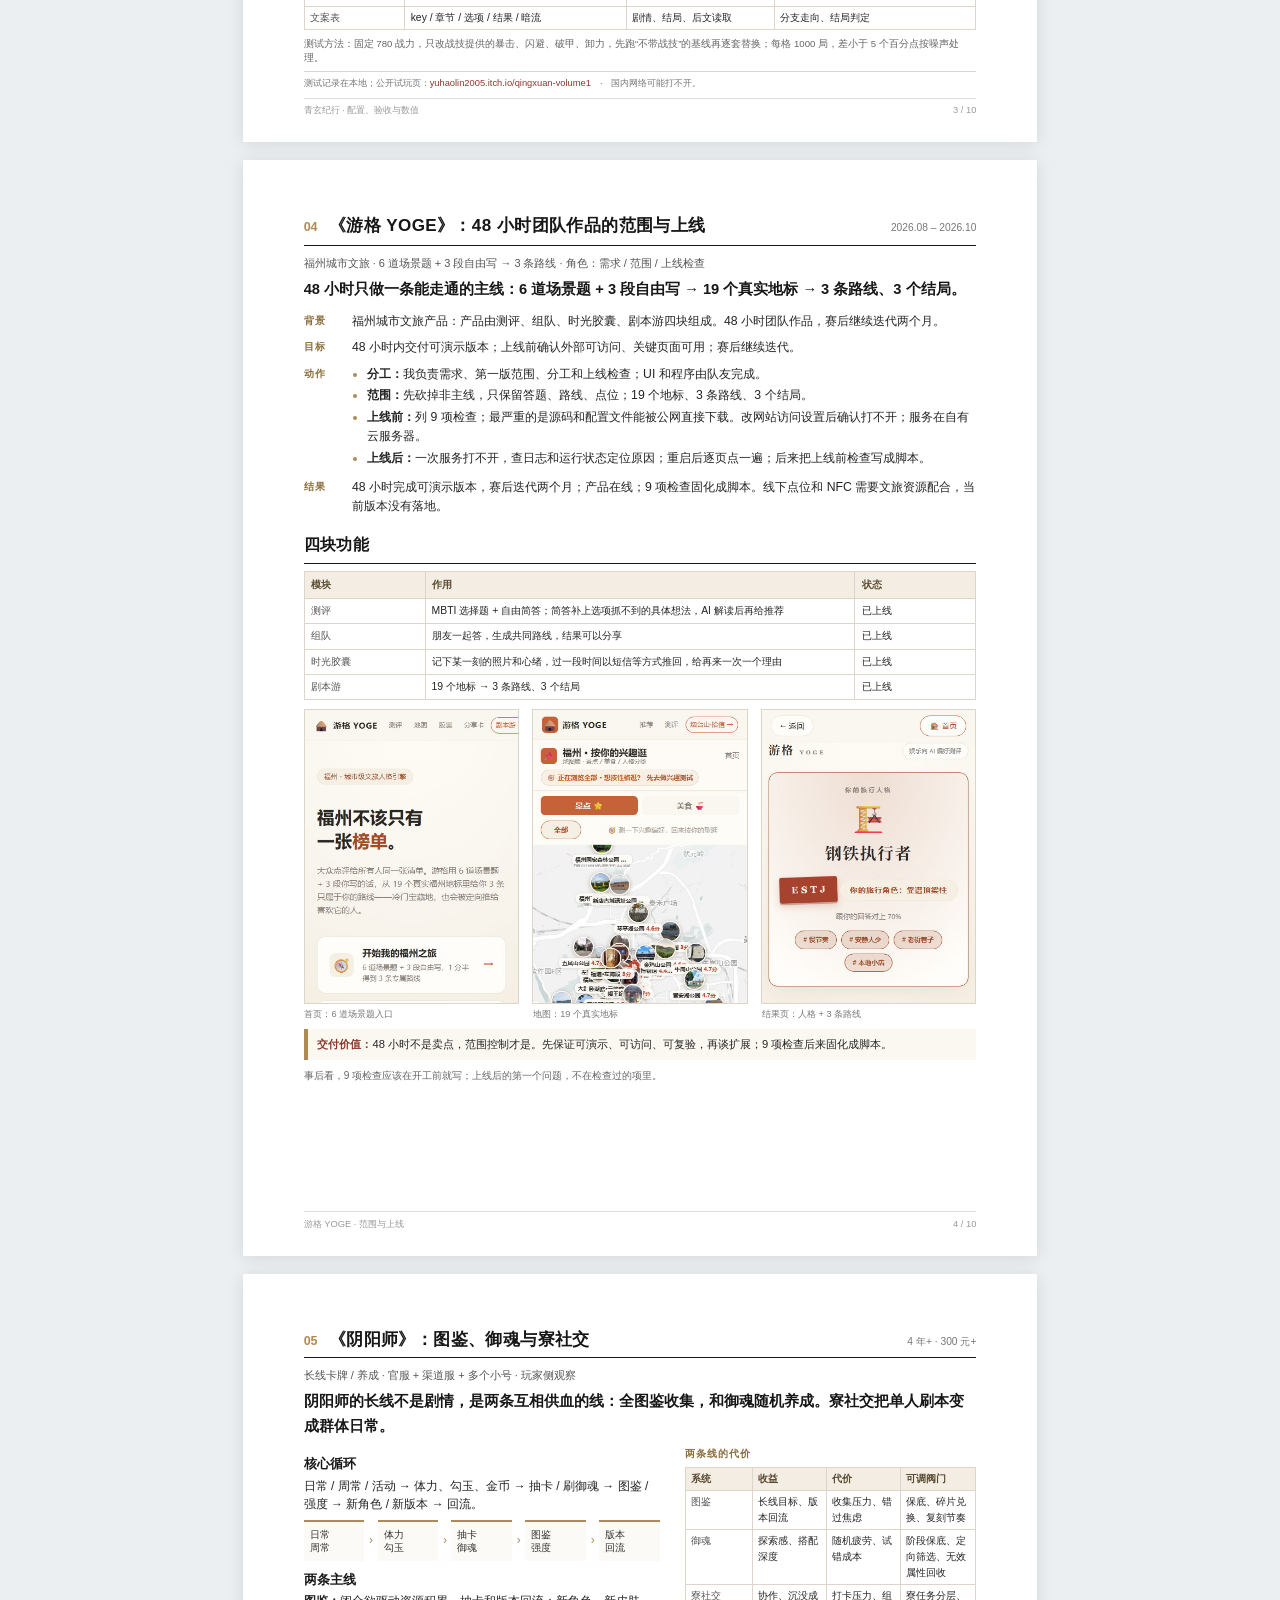
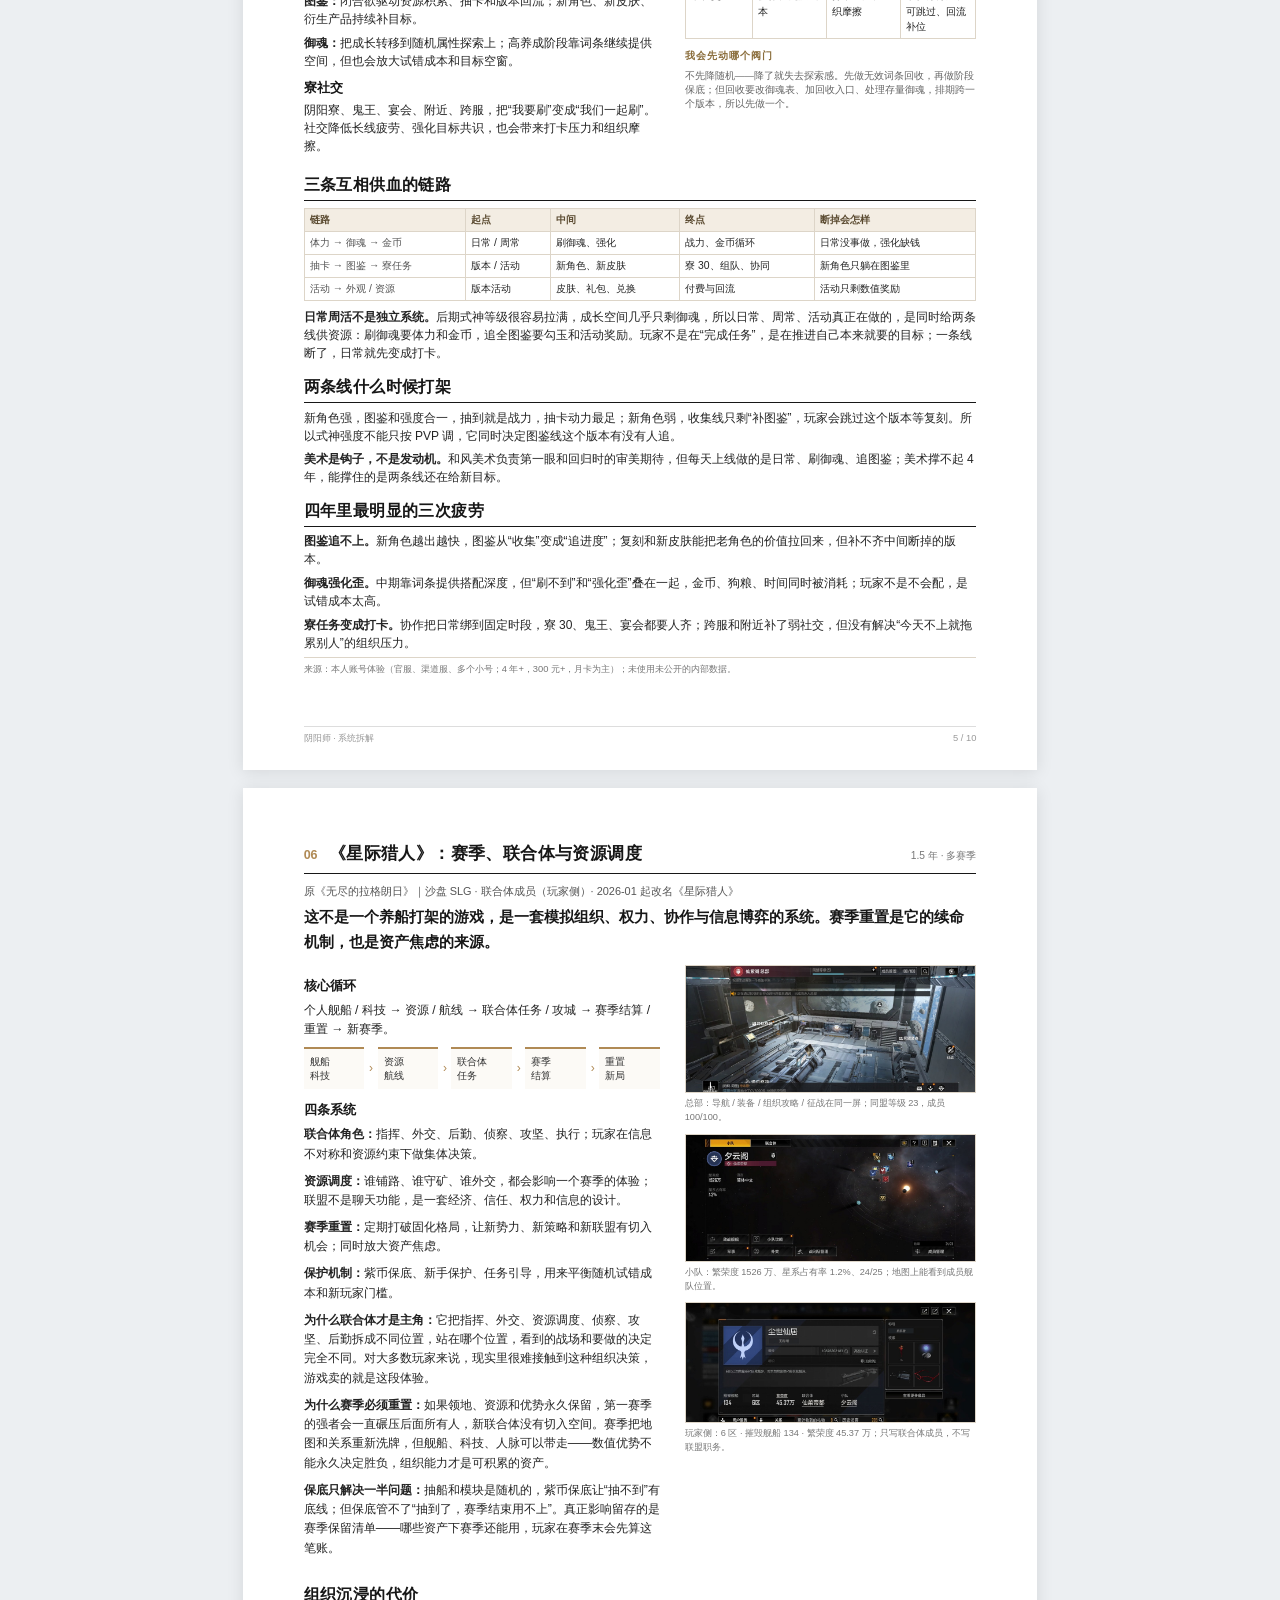
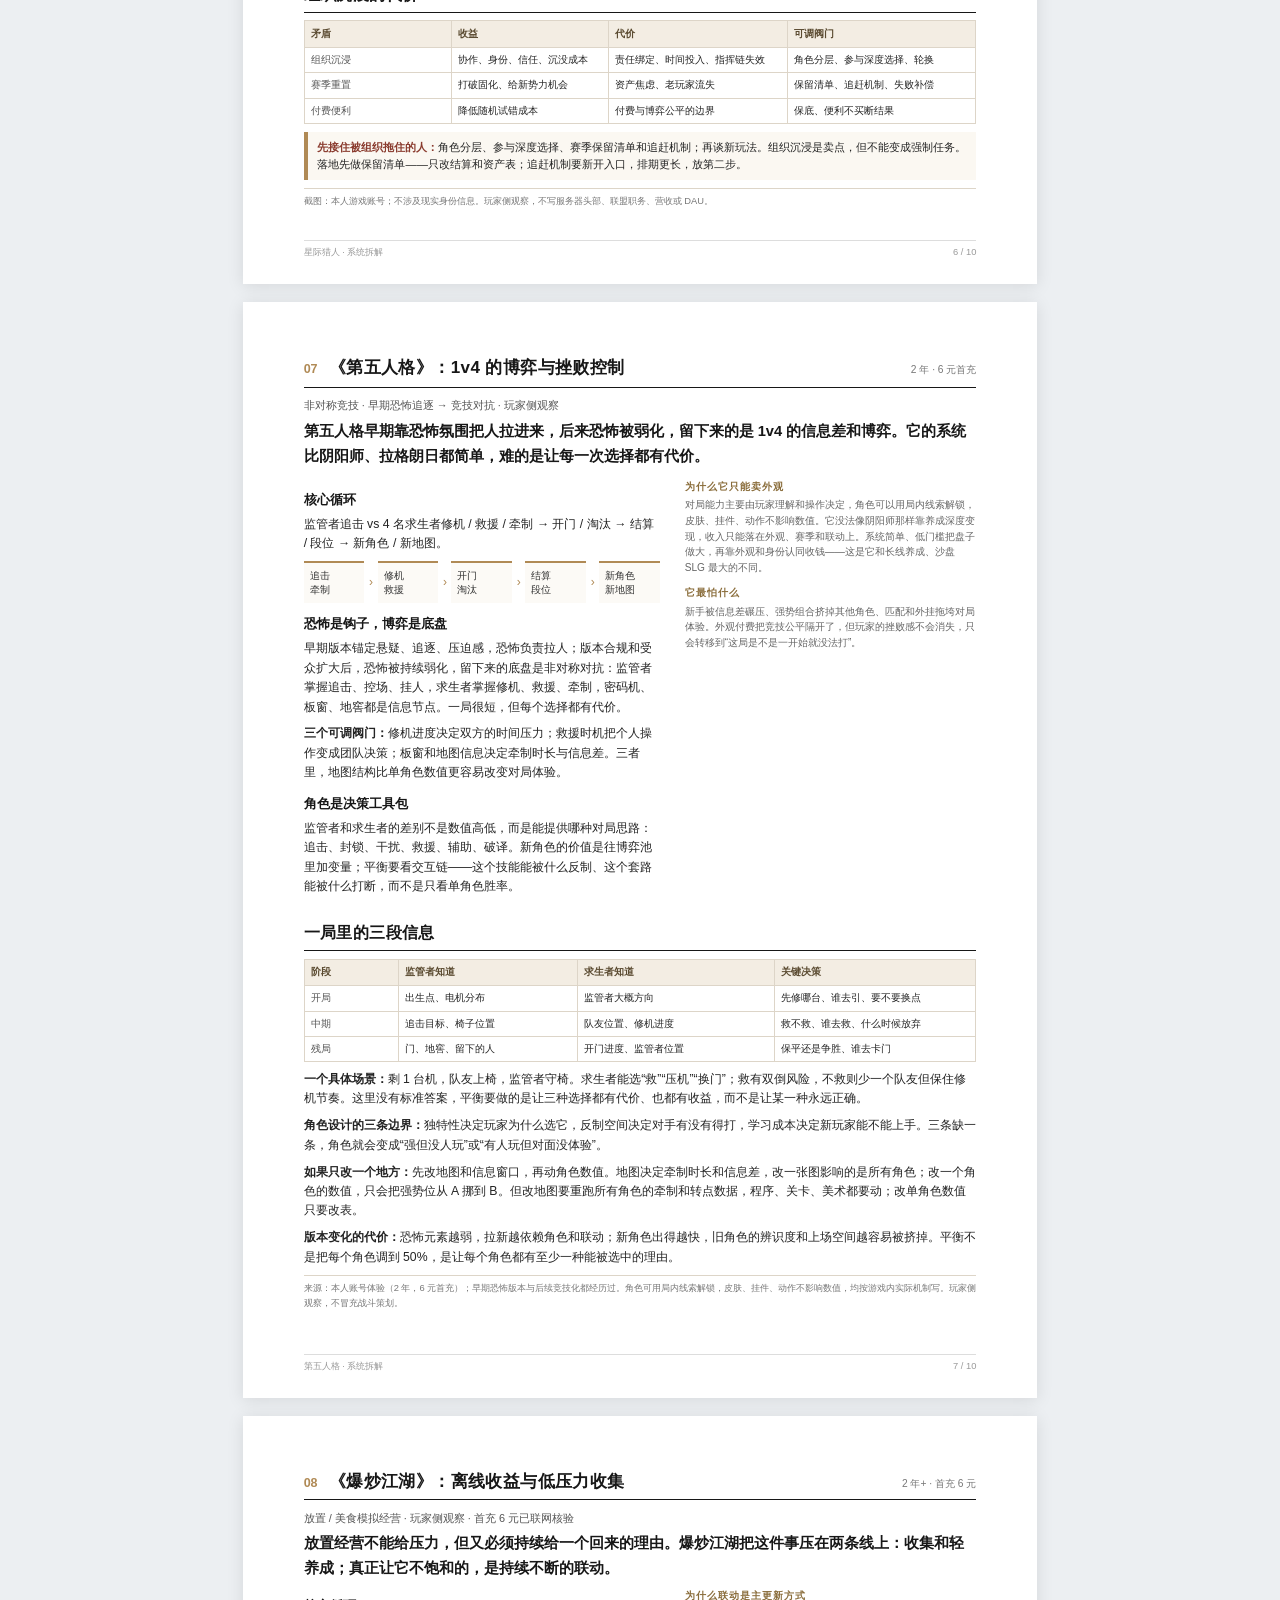
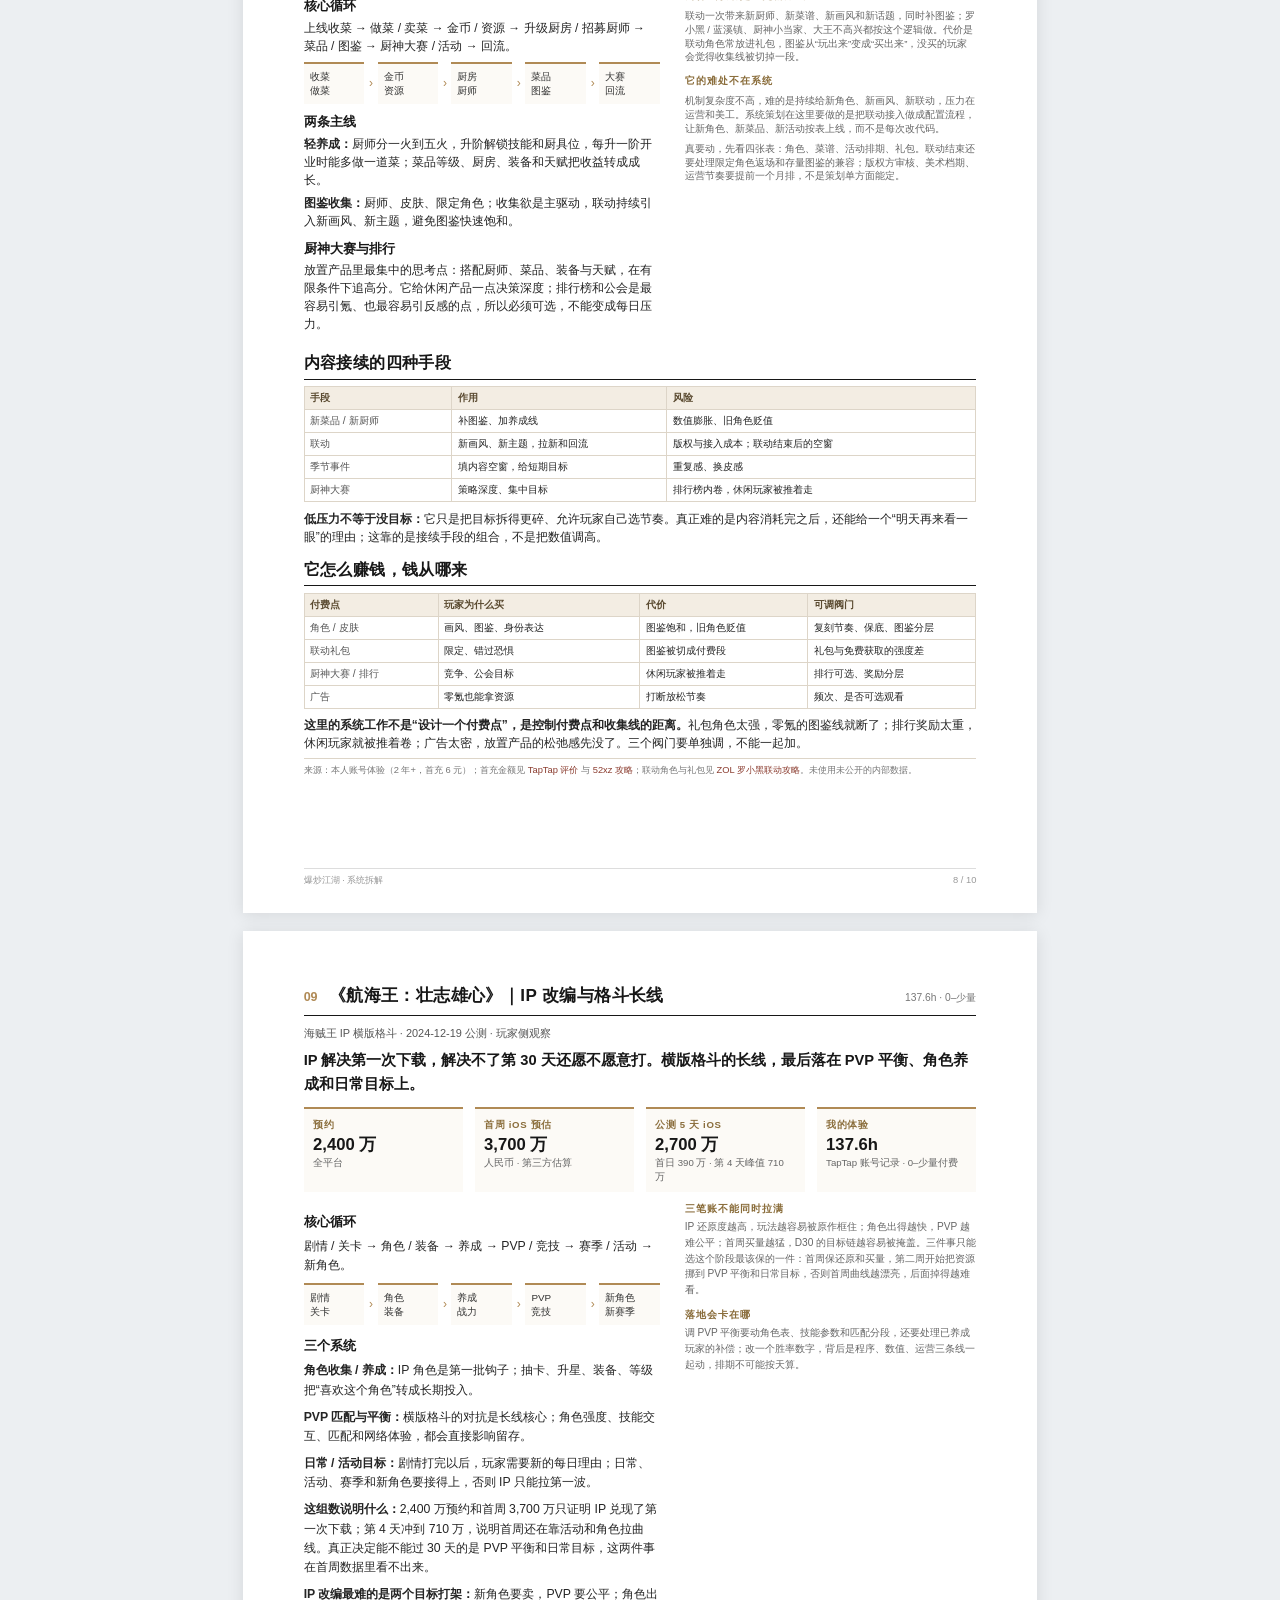
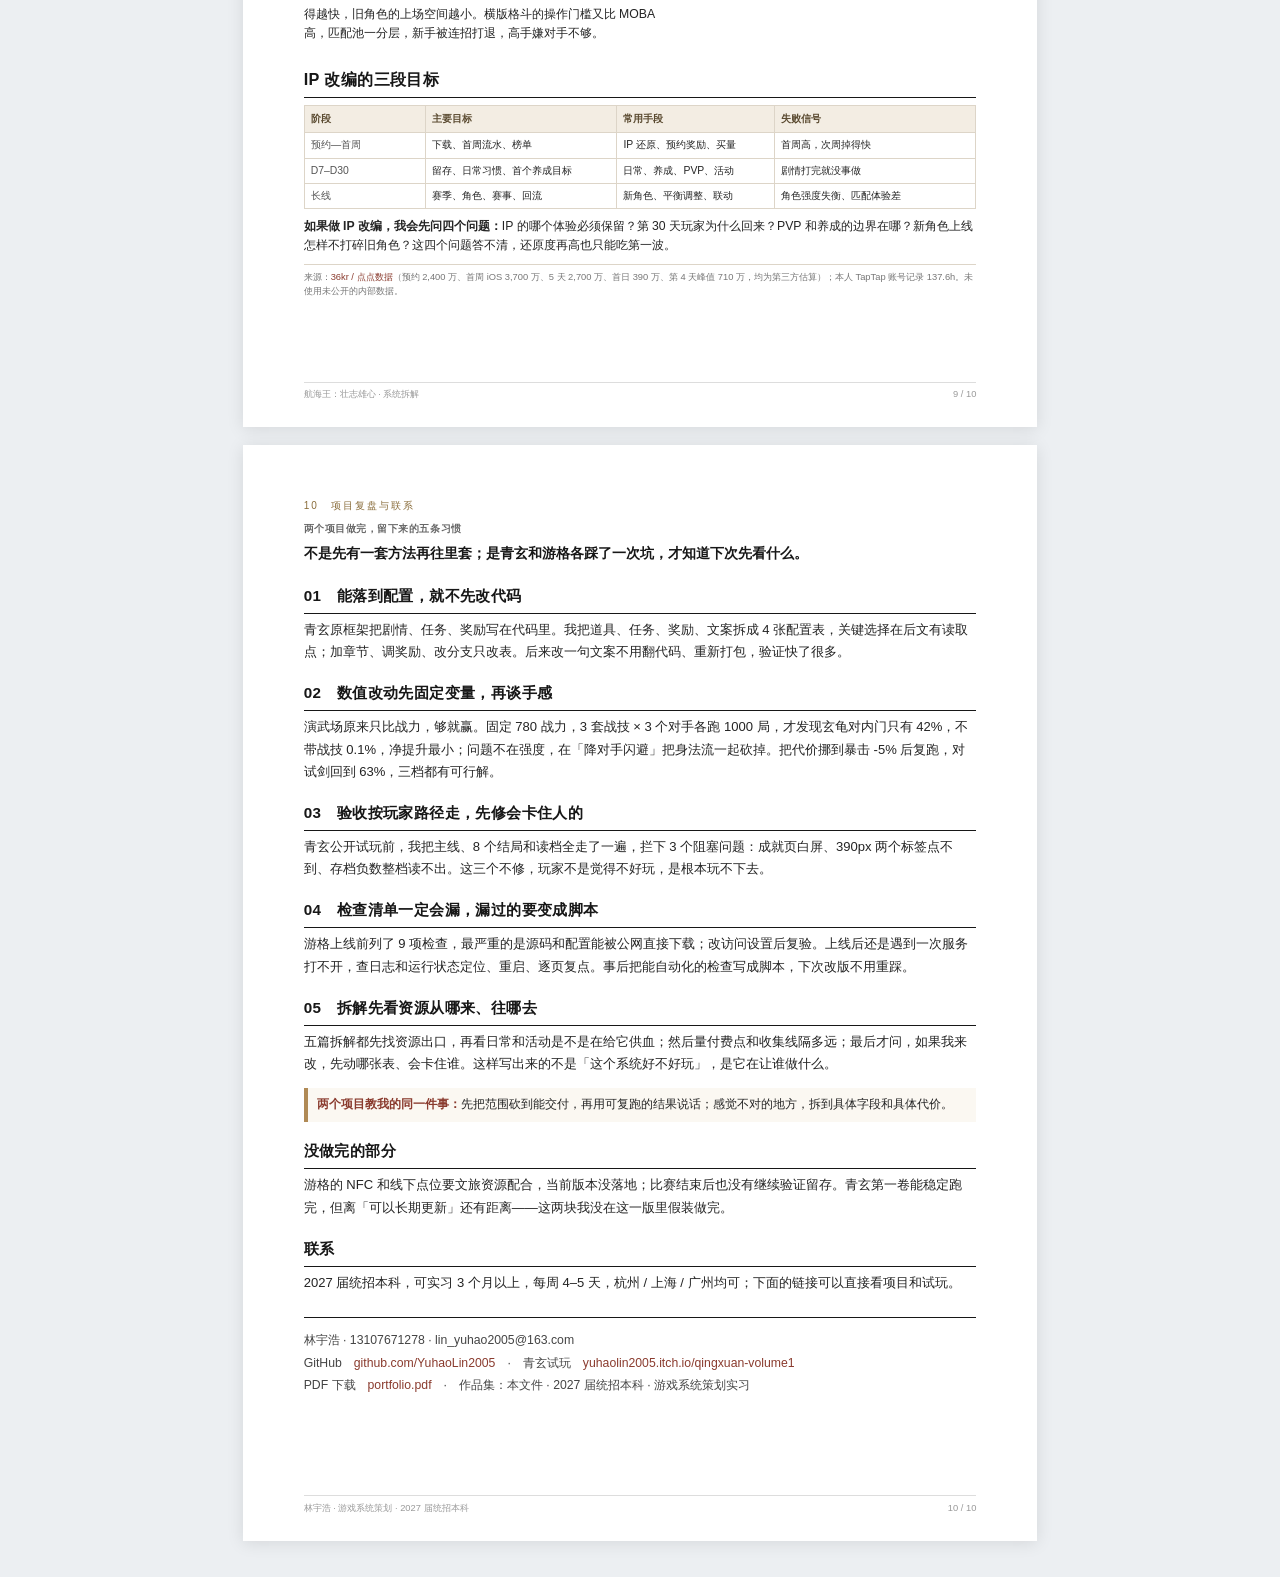
<file: portfolio/planning/index.html>
<!DOCTYPE html>
<html lang="zh-CN">
<head>
<meta charset="UTF-8">
<meta name="viewport" content="width=device-width, initial-scale=1">
<title>林宇浩 · 游戏系统策划 · 作品集</title>
<style>
  @page { size: A4; margin: 0; }
  * { margin: 0; padding: 0; box-sizing: border-box; }
  html { -webkit-print-color-adjust: exact; print-color-adjust: exact; }
  body {
    font-family: "Microsoft YaHei", "PingFang SC", "Noto Sans CJK SC", sans-serif;
    font-size: 9.2pt;
    line-height: 1.58;
    color: #242424;
    background: #fff;
  }
  .sheet {
    width: 210mm;
    height: 290mm;
    padding: 14mm 16mm 12mm;
    margin: 0 auto;
    position: relative;
    overflow: hidden;
    page-break-after: always;
    background: #fff;
  }
  .sheet:last-child { page-break-after: auto; }
  .dense { font-size: 9pt; line-height: 1.5; }
  .dense h2 { margin: 3mm 0 1.5mm; padding-bottom: 1mm; }
  .dense h3 { margin: 2.2mm 0 0.8mm; }
  .dense p { margin-bottom: 1.5mm; }
  .dense .mini th, .dense .mini td { padding: 0.85mm 1.4mm; }
  .dense .small { font-size: 7.2pt; line-height: 1.45; }
  .dense .src { margin-top: 1.4mm; padding-top: 1mm; }
  .dense .lead { margin-bottom: 1.8mm; }
  .kicker {
    font-size: 7.5pt;
    letter-spacing: 1.5pt;
    color: #8a6d3b;
    text-transform: uppercase;
    margin-bottom: 2mm;
  }
  h1 {
    font-size: 25pt;
    line-height: 1.08;
    letter-spacing: 1pt;
    color: #171717;
    margin-bottom: 1.6mm;
  }
  h1.small { font-size: 20pt; line-height: 1.2; letter-spacing: 0.4pt; }
  .role {
    font-size: 11.5pt;
    color: #8a3b2e;
    font-weight: 700;
    letter-spacing: 0.4pt;
    margin-bottom: 2mm;
  }
  .meta {
    font-size: 8.1pt;
    line-height: 1.7;
    color: #555;
    border-left: 3pt solid #b08a55;
    padding-left: 3mm;
    margin-bottom: 3.4mm;
  }
  .meta a { color: #8a3b2e; text-decoration: none; }
  .lead {
    font-size: 11pt;
    line-height: 1.7;
    color: #171717;
    font-weight: 700;
    margin-bottom: 2.5mm;
  }
  .boundary { font-size: 9.2pt; line-height: 1.62; color: #3a3a3a; }
  .chain {
    border-left: 2.5pt solid #b23a2e;
    background: #fbf7ef;
    padding: 3mm 4mm 3.2mm;
    margin: 3mm 0 4mm;
  }
  .chain-k {
    font-size: 7.8pt;
    letter-spacing: 0.7pt;
    color: #8a6d3b;
    margin-bottom: 1.2mm;
  }
  .chain p { margin: 0; font-size: 9.2pt; line-height: 1.6; }
  .chain .chain-s { margin-top: 1.2mm; color: #6b5a45; }
  .inline-index {
    font-size: 8.2pt;
    color: #6b5a45;
    border-top: 0.6pt solid #ddd5c8;
    padding-top: 1.6mm;
    margin-top: 3mm;
  }
  p { margin-bottom: 2mm; }
  .muted { color: #555; }
  h2 {
    font-size: 12.2pt;
    color: #171717;
    letter-spacing: 0.3pt;
    margin: 4.2mm 0 2mm;
    padding-bottom: 1.2mm;
    border-bottom: 1.4pt solid #171717;
  }
  h3 {
    font-size: 9.9pt;
    color: #171717;
    margin: 3mm 0 1.1mm;
  }
  .label {
    font-size: 7.6pt;
    letter-spacing: 0.8pt;
    color: #8a6d3b;
    font-weight: 700;
    margin: 2.4mm 0 0.7mm;
  }
  ul { margin-left: 4mm; }
  li { margin-bottom: 0.8mm; }
  li::marker { color: #b08a55; }
  .foot {
    position: absolute;
    left: 16mm;
    right: 16mm;
    bottom: 6.5mm;
    border-top: 0.6pt solid #ddd;
    padding-top: 1.2mm;
    font-size: 7pt;
    color: #999;
    display: flex;
    justify-content: space-between;
  }
  .section-head {
    display: flex;
    align-items: baseline;
    gap: 3mm;
    border-bottom: 1.4pt solid #171717;
    padding-bottom: 1.2mm;
    margin: 0 0 2.4mm;
  }
  .section-head .num { font-size: 9.4pt; color: #b08a55; font-weight: 700; }
  .section-head h2 {
    border: none;
    padding: 0;
    margin: 0;
    font-size: 12.8pt;
  }
  .section-head .date {
    margin-left: auto;
    font-size: 7.7pt;
    color: #777;
    white-space: nowrap;
  }
  .two-col {
    display: flex;
    gap: 6.5mm;
    align-items: flex-start;
  }
  .two-col .text { flex: 1.1; }
  .two-col .side { flex: 0.9; }
  .images img {
    display: block;
    width: 100%;
    border: 0.7pt solid #ddd5c8;
    background: #faf8f4;
  }
  .images .tall {
    width: 45mm;
    height: 82mm;
    object-fit: cover;
    object-position: top center;
    margin: 0 auto;
  }
  .images .wide {
    width: 100%;
    height: 32mm;
    object-fit: cover;
    object-position: top center;
    margin-top: 2.4mm;
  }
  .cap {
    font-size: 6.9pt;
    color: #777;
    line-height: 1.5;
    margin-top: 1mm;
  }
  .gallery { display: flex; gap: 3.6mm; margin-top: 2.4mm; }
  .gallery figure { flex: 1; }
  .gallery img {
    width: 100%;
    height: 78mm;
    object-fit: cover;
    object-position: top center;
    border: 0.7pt solid #ddd5c8;
    display: block;
  }
  .gallery .cap { text-align: left; padding-left: 0.2mm; }
  .small { font-size: 7.6pt; color: #666; line-height: 1.55; }
  .src {
    font-size: 7pt;
    color: #777;
    line-height: 1.55;
    border-top: 0.5pt solid #ddd5c8;
    padding-top: 1.3mm;
    margin-top: 2.2mm;
  }
  .src a { color: #8a3b2e; text-decoration: none; }
  .star { margin-top: 0.8mm; }
  .star-row { display: flex; gap: 2.8mm; margin-bottom: 1.9mm; }
  .star-tag {
    flex: 0 0 10mm;
    font-size: 7.4pt;
    font-weight: 700;
    letter-spacing: 0.7pt;
    color: #8a6d3b;
    padding-top: 0.3mm;
  }
  .star-body { flex: 1; }
  .star-body p:last-child { margin-bottom: 0; }
  .star-body ul { margin-bottom: 0; }
  .star-body li { margin-bottom: 0.6mm; }
  .mini { width: 100%; border-collapse: collapse; font-size: 7.8pt; margin: 1.7mm 0 2mm; }
  .mini th {
    background: #f3ede3;
    color: #5a4a30;
    font-weight: 700;
    text-align: left;
    padding: 1.25mm 1.6mm;
    border: 0.5pt solid #ddd5c8;
  }
  .mini td { padding: 1.05mm 1.6mm; border: 0.5pt solid #ddd5c8; vertical-align: top; }
  .mini td:first-child { color: #555; }
  .mini.tight th, .mini.tight td { padding: 0.9mm 1.5mm; }
  .index-table { width: 100%; border-collapse: collapse; font-size: 8.2pt; margin-top: 1.2mm; }
  .index-table th {
    text-align: left;
    font-size: 7.2pt;
    color: #8a6d3b;
    border-bottom: 1pt solid #b08a55;
    padding: 1mm 1.5mm;
    font-weight: 700;
    letter-spacing: 0.4pt;
  }
  .index-table td {
    padding: 1.2mm 1.5mm;
    border-bottom: 0.5pt solid #e5ded2;
    vertical-align: top;
    line-height: 1.45;
  }
  .index-table .no { width: 8mm; color: #b08a55; font-weight: 700; }
  .index-table .pg { width: 10mm; text-align: right; color: #8a6d3b; white-space: nowrap; }
  .stat-grid { display: flex; gap: 3mm; margin: 2.2mm 0 2.4mm; }
  .stat {
    flex: 1;
    border-top: 2pt solid #b08a55;
    background: #fcfaf6;
    padding: 2.2mm 2.5mm 2.2mm;
  }
  .stat .k { font-size: 7.2pt; letter-spacing: 0.5pt; color: #8a6d3b; font-weight: 700; margin-bottom: 0.8mm; }
  .stat .v { font-size: 12.5pt; font-weight: 700; color: #171717; line-height: 1.15; }
  .stat .s { font-size: 7.2pt; color: #666; margin-top: 0.5mm; line-height: 1.4; }
  .flow {
    display: flex;
    align-items: stretch;
    gap: 1.2mm;
    margin: 1.8mm 0 2.2mm;
  }
  .flow .step {
    flex: 1;
    background: #fcfaf6;
    border-top: 1.6pt solid #b08a55;
    padding: 1.6mm 1.6mm;
    font-size: 7.4pt;
    line-height: 1.4;
    color: #333;
  }
  .flow .arrow {
    align-self: center;
    color: #b08a55;
    font-size: 9pt;
  }
  .callout {
    background: #fbf8f2;
    border-left: 3pt solid #b08a55;
    padding: 1.8mm 2.6mm;
    font-size: 8.4pt;
    line-height: 1.55;
    margin: 1.8mm 0 2mm;
  }
  .callout b { color: #8a3b2e; }
  .tag {
    display: inline-block;
    font-size: 6.9pt;
    color: #8a6d3b;
    border: 0.5pt solid #d9cbb5;
    padding: 0.3mm 1.2mm;
    margin-right: 1mm;
    white-space: nowrap;
  }
  .verdict {
    width: 100%;
    border-collapse: collapse;
    font-size: 7.8pt;
    margin-top: 1.8mm;
  }
  .verdict th, .verdict td {
    border: 0.5pt solid #ddd5c8;
    padding: 1mm 1.5mm;
    vertical-align: top;
  }
  .verdict th { background: #f3ede3; color: #5a4a30; text-align: left; }
  .contact-end {
    margin-top: 3mm;
    padding-top: 2.2mm;
    border-top: 1.2pt solid #171717;
    font-size: 8.4pt;
    line-height: 1.7;
    color: #444;
  }
  .contact-end a { color: #8a3b2e; text-decoration: none; }
  .sheet.closing { font-size: 9.8pt; line-height: 1.72; }
  .sheet.closing h2 { font-size: 11.4pt; margin: 4.4mm 0 1.3mm; }
  .sheet.closing p { margin-bottom: 2.2mm; }
  .sheet.closing .lead { font-size: 10.2pt; line-height: 1.78; margin-bottom: 2.6mm; }
  .sheet.closing .callout { margin: 3.4mm 0 3mm; font-size: 9pt; line-height: 1.65; }
  .sheet.closing .contact-end { margin-top: 6mm; padding-top: 3mm; font-size: 9.2pt; line-height: 1.85; }
  .method-grid { display: flex; gap: 3mm; margin: 2mm 0 2.2mm; }
  .method {
    flex: 1;
    border-top: 2pt solid #b08a55;
    background: #fcfaf6;
    padding: 2.2mm 2.4mm;
  }
  .method .n { font-size: 8pt; color: #b08a55; font-weight: 700; }
  .method .t { font-size: 8.6pt; font-weight: 700; margin: 0.4mm 0 0.7mm; }
  .method .d { font-size: 7.4pt; line-height: 1.5; color: #444; }
  @media screen {
    body { background: #eceff2; padding: 18px 0; }
    .sheet { box-shadow: 0 2px 16px rgba(0,0,0,0.10); margin-bottom: 18px; }
  }
  @media screen and (max-width: 820px) {
    body { padding: 0; background: #fff; }
    .sheet {
      width: 100%;
      height: auto;
      min-height: 0;
      padding: 18px 16px 22px;
      margin: 0 0 22px;
      overflow: visible;
      box-shadow: none;
      border-bottom: 1px solid #e2e2e2;
    }
    .sheet:last-child { border-bottom: none; }
    .foot {
      position: static;
      left: auto;
      right: auto;
      bottom: auto;
      margin-top: 18px;
    }
    h1 { font-size: 22pt; text-wrap: balance; }
    h1.small { font-size: 18pt; text-wrap: balance; }
    .two-col, .gallery, .star-row, .method-grid { display: block; }
    .two-col .side, .gallery figure, .star-tag { margin-top: 10px; }
    .star-tag { flex-basis: auto; padding-top: 0; }
    .gallery img { height: auto; max-height: 420px; object-fit: contain; }
    .images .tall { width: 100%; height: auto; max-height: 420px; }
    .images .wide { height: auto; }
    .mini { font-size: 7.2pt; }
    .mini th, .mini td { padding: 2px 3px; }
    .src { word-break: break-word; }
    .flow { flex-wrap: wrap; }
  }
</style>
</head>
<body>

<!-- PAGE 1 · COVER -->
<div class="sheet">
  <div class="kicker">01　定位与索引</div>
  <h1 class="small">林宇浩 · 游戏系统策划 · 作品集</h1>
  <div class="role">系统 / 玩法 / 关卡 / 配置 / 验收</div>
  <div class="meta">
    2027 届统招本科 · 福建农林大学 · 空间信息与数字技术（计算机类）<br>
    可实习 3 个月以上 · 每周 4–5 天 · 杭州 / 上海 / 广州均可
  </div>

  <p class="lead">我做过两个项目：一个自己从头补完，一个在 48 小时的团队里把范围砍到能上线。</p>
  <p class="boundary">《青玄纪行》把剧情、任务、奖励、文案拆成 4 张配置表，公开上线前走完 12 章 / 8 个结局，修掉 3 个会卡住玩家的问题；《游格 YOGE》负责需求、第一版范围和上线检查，上线前发现源码和配置能被公网下载，改完复验。下面这条链，是青玄演武场里最有价值的一次改动。</p>

  <div class="chain">
    <div class="chain-k">一次完整的判断链 · 青玄演武场</div>
    <p>固定 780 战力 → 3 套战技 × 3 个对手 × 1000 局 → 玄龟对内门 42%，不带战技 0.1% → 净提升最小 → 拆开看，代价压在“降对手闪避”上，身法流被一起砍掉 → 把代价挪到暴击 -5% → 复跑对试剑 63%，三档都有可行解。</p>
    <p class="chain-s">数字不是结论；矛盾在哪、改哪个阀门、改完谁得到什么，才是。</p>
  </div>

  <h2>为什么是这五款</h2>
  <p>不是按热度挑的。阴阳师玩得最久，能看清资源出口怎么决定日常；星际猎人让我站在联合体普通成员的位置看组织和赛季；第五人格、航海王是两种竞技——一个非对称，一个横版格斗；爆炒是反面参照，机制极轻，压力全在内容和运营。五款合起来，覆盖长线 RPG、SLG、竞技、轻量经营、IP 改编五种系统底座。</p>
  <p><b>拆的顺序：</b>先找资源从哪来、往哪去，再看日常和活动是不是在给出口供血；然后量付费点和收集线隔多远；最后才问，如果我来改，先动哪张表、会卡住谁。</p>
  <p><b>另一条链在游格：</b>48 小时，完整地图做不完 → 砍到 19 个地标、3 条路线、3 个结局，只保主线 → 上线前 9 项检查，发现源码和配置能被公网下载 → 改访问设置复验 → 把检查固化成脚本。范围是砍出来的，不是一开始就有。</p>

  <h2>游戏经历（按品类）</h2>
  <table class="mini tight">
    <tr><th style="width:20%;">品类</th><th style="width:31%;">游戏</th><th style="width:22%;">时长</th><th>付费</th></tr>
    <tr><td>长线卡牌 / 养成</td><td>阴阳师</td><td>4 年+（多次回坑）</td><td>300 元+，月卡为主</td></tr>
    <tr><td>沙盘 SLG</td><td>星际猎人（原无尽的拉格朗日）</td><td>1.5 年，多赛季</td><td>0–少量</td></tr>
    <tr><td>非对称竞技</td><td>第五人格</td><td>2 年</td><td>6 元首充</td></tr>
    <tr><td>放置 / 模拟经营</td><td>爆炒江湖</td><td>2 年+</td><td>首充 6 元</td></tr>
    <tr><td>IP 改编 / 格斗</td><td>航海王：壮志雄心</td><td>137.6h（账号记录）</td><td>两次首充共 12 元</td></tr>
    <tr><td>开放世界 / 买断</td><td>原神 / 崩坏3 / 星穹铁道 / Steam</td><td>原神 2 年+；崩3 3 年+；崩铁 1 年；Steam 400–500 元</td><td>月卡 / 少量 / 买断</td></tr>
  </table>
  <div class="small" style="margin-top:-0.8mm;">TapTap 两个账号 3162 / 2257 天，126 款手游；上表为深度体验与代表性品类。完整表见简历第 2 页。</div>

  <p class="inline-index"><b>后面：</b>02–03 青玄纪行（系统的拆法、配置与 780 复跑）· 04 游格 YOGE（48 小时范围与上线）· 05 阴阳师 · 06 星际猎人 · 07 第五人格 · 08 爆炒江湖 · 09 航海王 · 10 项目复盘与联系</p>

  <div class="foot">
    <span>林宇浩 · 游戏系统策划 · 2027 届统招本科</span>
    <span>1 / 10</span>
  </div>
</div>

<!-- PAGE 2 · QINGXUAN PRD -->
<div class="sheet">
  <div class="section-head">
    <span class="num">02</span>
    <h2>《青玄纪行》第一卷：系统、关卡与第一版范围</h2>
    <span class="date">2026.09 – 至今</span>
  </div>
  <p class="muted" style="font-size:8.2pt;margin-bottom:1.4mm;">放置修仙 · MIT 开源框架二次开发 · 角色：系统 / 关卡 / 配置 / 验收</p>
  <p class="small" style="margin-bottom:2.2mm;">边界：上游框架与上游原有美术不属于本次工作；本次补的是第一卷内容、配置、演武场与战技、部分界面和场景人物图。</p>

  <p class="lead">在成熟的放置框架上补一条能读完的 12 章分支故事，让“挂机”不只是数值上涨，而是每次回来都有事发生。</p>

  <div class="two-col">
    <div class="text">
      <h3>目标用户</h3>
      <p>碎片时间玩、能接受文字、喜欢修仙 / 网文叙事、不想被强社交和强付费推着走的玩家；单次 5–15 分钟，通勤、午休、睡前。</p>

      <h3>核心循环</h3>
      <p>挂机吐纳 → 修为 / 资源 → 突破 → 解锁章节 / 系统 → 事件选择 → 结果 / 暗流记录 → 下一章钩子。</p>
      <div class="flow">
        <div class="step">挂机<br>吐纳</div><div class="arrow">›</div>
        <div class="step">修为<br>资源</div><div class="arrow">›</div>
        <div class="step">突破<br>解锁</div><div class="arrow">›</div>
        <div class="step">事件<br>选择</div><div class="arrow">›</div>
        <div class="step">后文<br>读取</div>
      </div>

      <h3>第一版范围</h3>
      <table class="mini tight">
        <tr><th style="width:22%;">模块</th><th>内容</th><th style="width:27%;">验收</th></tr>
        <tr><td>开局</td><td>来历三选一 → 路线三选一 → 道号</td><td>全流程走通，存档正确</td></tr>
        <tr><td>12 章主线</td><td>每章 2–5 个选项，合计 40；8 个结局</td><td>每章可触发，章末钩子兑现</td></tr>
        <tr><td>配置表</td><td>道具 / 任务 / 奖励 / 文案四类</td><td>跨表引用可查</td></tr>
        <tr><td>降级</td><td>AI 只解释已选选项，不改主线</td><td>失败不阻塞主流程</td></tr>
      </table>
    </div>

    <div class="images side">
      <img class="tall" src="assets/qingxuan-mobile.jpg" alt="青玄纪行手机端">
      <div class="cap">手机端：390px 宽可完成主要操作。</div>
      <img class="wide" src="assets/qingxuan-itch.jpg" alt="青玄纪行公开测试页">
      <div class="cap">公开试玩页：英文默认，包体、文案、截图逐项核对。<br>yuhaolin2005.itch.io/qingxuan-volume1（国内网络可能打不开）</div>
    </div>
  </div>

  <h2>关键流程</h2>
  <table class="mini tight">
    <tr><th style="width:20%;">环节</th><th>玩家动作</th><th style="width:32%;">设计目的</th></tr>
    <tr><td>开局三步</td><td>来历 → 路线 → 道号；删掉“三支签结果相同”的抽签</td><td>3 分钟内做出第一个有后果的选择</td></tr>
    <tr><td>章节事件</td><td>读压抑段 → 2–5 个带代价的选项 → 结果 + 数值 + 暗流记录</td><td>选择在后文被读到，不是结算页数字</td></tr>
    <tr><td>AI 降级</td><td>AI 只解释已选选项；失败 / 超时 / 无 key 不阻塞主线</td><td>内容成本可控，主线不被模型接管</td></tr>
  </table>

  <div class="callout"><b>交付价值：</b>把内容、配置、验收拆开，后续加章节不用改底层；玩家看到的每个选择，都能在后文找到读取点。</div>

  <h2>设计取舍：删掉没有决策的步骤</h2>
  <p>开局原来 5 步，收到 3 步；删掉 2 个没有后续的分支；三支签的结果相同，只保留形式，不保留抽签。离线收益封顶，自动突破改成玩家确认。每个改动都对应一个玩家动作：少一次无意义点击，多一次有后果的选择。</p>

  <p class="src">公开试玩页：<a href="https://yuhaolin2005.itch.io/qingxuan-volume1">yuhaolin2005.itch.io/qingxuan-volume1</a>　·　国内网络可能打不开。</p>

  <div class="foot">
    <span>青玄纪行 · 系统与关卡</span>
    <span>2 / 10</span>
  </div>
</div>

<!-- PAGE 3 · QINGXUAN CONFIG / TEST -->
<div class="sheet dense">
  <div class="section-head">
    <span class="num">03</span>
    <h2>《青玄纪行》第一卷：配置、上线检查与 780 战力测试</h2>
    <span class="date">2026.09 – 至今</span>
  </div>
  <p class="muted" style="font-size:8.2pt;margin-bottom:1.4mm;">放置修仙 · 角色：配置 / 验收 / 数值验证</p>
  <p class="lead" style="margin-bottom:2mm;">第一版 12 章、40 个选项、8 个结局，每个选项在后文都有读取点；剧情、任务、奖励、文案拆成四张表——改一个数，能追到章节、结局和验收点。</p>

  <div class="two-col">
    <div class="text">
      <div class="star">
        <div class="star-row">
          <div class="star-tag">背景</div>
          <div class="star-body"><p>上游只有修炼循环、灵草和丹药表，以及几段后台任务；第一卷没有正文、没有配置结构，也没有上线检查。</p></div>
        </div>
        <div class="star-row">
          <div class="star-tag">目标</div>
          <div class="star-body"><p>不改上游核心循环，做出可公开试玩的第一卷；8 个结局都能走到；上线前把影响玩家的问题清掉。</p></div>
        </div>
        <div class="star-row">
          <div class="star-tag">动作</div>
          <div class="star-body">
            <ul>
              <li><b>内容：</b>12 章正文、40 个选项、8 个结局；后果写进后文，不只在结算页显示。</li>
              <li><b>配置：</b>道具、任务、奖励、文案拆成 4 张表；关键选择都有读取点，改一个数能追到章节和结局。</li>
              <li><b>体验：</b>开局 5 步收到 3 步；删掉 2 个没有后续的分支；离线收益封顶；自动突破改为玩家确认。</li>
              <li><b>上线检查：</b>每个结局至少走一遍，受影响的章节再走一遍。</li>
            </ul>
          </div>
        </div>
        <div class="star-row">
          <div class="star-tag">结果</div>
          <div class="star-body"><p>公开试玩页上线，12 章 / 8 个结局可走通；3 个问题修复后再走一遍；内容改表即可，不逐条改代码。</p></div>
        </div>
      </div>
    </div>

    <div class="side">
      <p class="label" style="margin-top:0;">固定 780 战力：3 套战技 × 3 个对手 × 1000 局</p>
      <table class="mini tight" style="margin-top:0.6mm;">
        <tr><th>对手</th><th>流云</th><th>破风</th><th>玄龟</th><th>不带</th></tr>
        <tr><td>试剑</td><td>74%</td><td>58%</td><td>63%</td><td>26%</td></tr>
        <tr><td>月试</td><td>83%</td><td>93%</td><td>35%</td><td>16%</td></tr>
        <tr><td>内门</td><td>11%</td><td>0.5%</td><td>42%</td><td>0.1%</td></tr>
      </table>
      <p class="small">固定战力 780，战技只改暴击、闪避、破甲、卸力，不改战力；章节门槛和界面数字都不变。每格 1000 局。</p>
      <img src="assets/qingxuan-combat.jpg" alt="青玄纪行演武场" style="width:100%;height:36mm;object-fit:cover;object-position:top center;border:0.7pt solid #ddd5c8;margin-top:2mm;">
      <div class="cap">演武场：同一 780 战力，界面给出战力差和估算胜率。</div>
    </div>
  </div>

  <h2>上线前修复的 3 个问题</h2>
  <table class="mini">
    <tr><th style="width:24%;">问题</th><th style="width:23%;">影响</th><th style="width:31%;">处理</th><th>复验</th></tr>
    <tr><td>成就页白屏</td><td>玩家看不到成就</td><td>调整模块初始化顺序</td><td>成就触发逐条点一遍</td></tr>
    <tr><td>390px 小屏两个标签点不到</td><td>两个标签页进不去</td><td>分组 + 横向滚动</td><td>小屏下两个标签都点一遍</td></tr>
    <tr><td>修为为负导致整档读不出</td><td>角色名和开关全丢</td><td>写入端下限 0；载入端修复性载入</td><td>负值档正常读取</td></tr>
  </table>

  <div class="callout"><b>交付价值：</b>3 个问题在上线前修掉；780 战力测试给出可复现的强弱依据，而不是“感觉这套更强”。</div>

  <h2>玄龟的代价放错了位置</h2>
  <p>固定 780 战力，三套战技对 3 个对手各跑 1000 局，另跑一组不带战技。玄龟对内门 42%，不带只有 0.1%，净提升 42 个百分点；流云对试剑 +48、破风对月试 +77，玄龟的净提升在三套里最小。</p>
  <p>问题不在强度，在代价的位置：玄龟靠“降对手闪避”换胜率，而试剑档的身法流本来就靠闪避活，代价一压，三选一当场变成两选一。把代价挪到输出端（暴击 -5%）后复跑，玄龟对试剑 63%，三档都有可行解。</p>
  <p>改完保住两件事：开打前仍有三个选择；力量型对手仍然打不过，养成投入不白费。测试在上线前完成，不用等玩家反馈再改。</p>

  <h2>配置表怎么拆</h2>
  <table class="mini">
    <tr><th style="width:15%;">表</th><th style="width:33%;">关键字段（举例）</th><th style="width:22%;">谁读</th><th>改一个值会影响</th></tr>
    <tr><td>道具表</td><td>id / 名称 / 类型 / 来源 / 堆叠上限</td><td>背包、任务、奖励</td><td>掉落、任务提交、背包上限</td></tr>
    <tr><td>任务表</td><td>id / 章节 / 前置 / 条件 / 奖励组</td><td>主线、日常、成就</td><td>章节解锁、奖励发放、成就触发</td></tr>
    <tr><td>奖励表</td><td>奖励组 / 物品 / 数量 / 权重</td><td>战斗、活动、邮件</td><td>产出、经济、保底</td></tr>
    <tr><td>文案表</td><td>key / 章节 / 选项 / 结果 / 暗流</td><td>剧情、结局、后文读取</td><td>分支走向、结局判定</td></tr>
  </table>
  <p class="small">测试方法：固定 780 战力，只改战技提供的暴击、闪避、破甲、卸力，先跑“不带战技”的基线再逐套替换；每格 1000 局，差小于 5 个百分点按噪声处理。</p>

  <p class="src">测试记录在本地；公开试玩页：<a href="https://yuhaolin2005.itch.io/qingxuan-volume1">yuhaolin2005.itch.io/qingxuan-volume1</a>　·　国内网络可能打不开。</p>

  <div class="foot">
    <span>青玄纪行 · 配置、验收与数值</span>
    <span>3 / 10</span>
  </div>
</div>

<!-- PAGE 4 · YOGE -->
<div class="sheet">
  <div class="section-head">
    <span class="num">04</span>
    <h2>《游格 YOGE》：48 小时团队作品的范围与上线</h2>
    <span class="date">2026.08 – 2026.10</span>
  </div>
  <p class="muted" style="font-size:8.2pt;margin-bottom:1.4mm;">福州城市文旅 · 6 道场景题 + 3 段自由写 → 3 条路线 · 角色：需求 / 范围 / 上线检查</p>

  <p class="lead">48 小时只做一条能走通的主线：6 道场景题 + 3 段自由写 → 19 个真实地标 → 3 条路线、3 个结局。</p>

  <div class="star">
    <div class="star-row">
      <div class="star-tag">背景</div>
      <div class="star-body"><p>福州城市文旅产品：产品由测评、组队、时光胶囊、剧本游四块组成。48 小时团队作品，赛后继续迭代两个月。</p></div>
    </div>
    <div class="star-row">
      <div class="star-tag">目标</div>
      <div class="star-body"><p>48 小时内交付可演示版本；上线前确认外部可访问、关键页面可用；赛后继续迭代。</p></div>
    </div>
    <div class="star-row">
      <div class="star-tag">动作</div>
      <div class="star-body">
        <ul>
          <li><b>分工：</b>我负责需求、第一版范围、分工和上线检查；UI 和程序由队友完成。</li>
          <li><b>范围：</b>先砍掉非主线，只保留答题、路线、点位；19 个地标、3 条路线、3 个结局。</li>
          <li><b>上线前：</b>列 9 项检查；最严重的是源码和配置文件能被公网直接下载。改网站访问设置后确认打不开；服务在自有云服务器。</li>
          <li><b>上线后：</b>一次服务打不开，查日志和运行状态定位原因；重启后逐页点一遍；后来把上线前检查写成脚本。</li>
        </ul>
      </div>
    </div>
    <div class="star-row">
      <div class="star-tag">结果</div>
      <div class="star-body"><p>48 小时完成可演示版本，赛后迭代两个月；产品在线；9 项检查固化成脚本。线下点位和 NFC 需要文旅资源配合，当前版本没有落地。</p></div>
    </div>
  </div>

  <h2>四块功能</h2>
  <table class="mini">
    <tr><th style="width:18%;">模块</th><th>作用</th><th style="width:18%;">状态</th></tr>
    <tr><td>测评</td><td>MBTI 选择题 + 自由简答；简答补上选项抓不到的具体想法，AI 解读后再给推荐</td><td>已上线</td></tr>
    <tr><td>组队</td><td>朋友一起答，生成共同路线，结果可以分享</td><td>已上线</td></tr>
    <tr><td>时光胶囊</td><td>记下某一刻的照片和心绪，过一段时间以短信等方式推回，给再来一次一个理由</td><td>已上线</td></tr>
    <tr><td>剧本游</td><td>19 个地标 → 3 条路线、3 个结局</td><td>已上线</td></tr>
  </table>

  <div class="gallery">
    <figure>
      <img src="assets/yoge-home.jpg" alt="游格首页">
      <div class="cap">首页：6 道场景题入口</div>
    </figure>
    <figure>
      <img src="assets/yoge-map.jpg" alt="游格地图">
      <div class="cap">地图：19 个真实地标</div>
    </figure>
    <figure>
      <img src="assets/yoge-result.jpg" alt="游格结果页">
      <div class="cap">结果页：人格 + 3 条路线</div>
    </figure>
  </div>

  <div class="callout" style="margin-top:2mm;"><b>交付价值：</b>48 小时不是卖点，范围控制才是。先保证可演示、可访问、可复验，再谈扩展；9 项检查后来固化成脚本。</div>
  <p class="small">事后看，9 项检查应该在开工前就写；上线后的第一个问题，不在检查过的项里。</p>

  <div class="foot">
    <span>游格 YOGE · 范围与上线</span>
    <span>4 / 10</span>
  </div>
</div>

<!-- PAGE 5 · ONMYOJI -->
<div class="sheet dense">
  <div class="section-head">
    <span class="num">05</span>
    <h2>《阴阳师》：图鉴、御魂与寮社交</h2>
    <span class="date">4 年+ · 300 元+</span>
  </div>
  <p class="muted" style="font-size:8.2pt;margin-bottom:1.4mm;">长线卡牌 / 养成 · 官服 + 渠道服 + 多个小号 · 玩家侧观察</p>

  <p class="lead">阴阳师的长线不是剧情，是两条互相供血的线：全图鉴收集，和御魂随机养成。寮社交把单人刷本变成群体日常。</p>

  <div class="two-col">
    <div class="text">
      <h3>核心循环</h3>
      <p>日常 / 周常 / 活动 → 体力、勾玉、金币 → 抽卡 / 刷御魂 → 图鉴 / 强度 → 新角色 / 新版本 → 回流。</p>
      <div class="flow">
        <div class="step">日常<br>周常</div><div class="arrow">›</div>
        <div class="step">体力<br>勾玉</div><div class="arrow">›</div>
        <div class="step">抽卡<br>御魂</div><div class="arrow">›</div>
        <div class="step">图鉴<br>强度</div><div class="arrow">›</div>
        <div class="step">版本<br>回流</div>
      </div>

      <h3>两条主线</h3>
      <p><b>图鉴：</b>闭合欲驱动资源积累、抽卡和版本回流；新角色、新皮肤、衍生产品持续补目标。</p>
      <p><b>御魂：</b>把成长转移到随机属性探索上；高养成阶段靠词条继续提供空间，但也会放大试错成本和目标空窗。</p>

      <h3>寮社交</h3>
      <p>阴阳寮、鬼王、宴会、附近、跨服，把“我要刷”变成“我们一起刷”。社交降低长线疲劳、强化目标共识，也会带来打卡压力和组织摩擦。</p>
    </div>

    <div class="side">
      <p class="label" style="margin-top:0;">两条线的代价</p>
      <table class="mini tight" style="margin-top:0.5mm;">
        <tr><th style="width:23%;">系统</th><th>收益</th><th>代价</th><th style="width:26%;">可调阀门</th></tr>
        <tr><td>图鉴</td><td>长线目标、版本回流</td><td>收集压力、错过焦虑</td><td>保底、碎片兑换、复刻节奏</td></tr>
        <tr><td>御魂</td><td>探索感、搭配深度</td><td>随机疲劳、试错成本</td><td>阶段保底、定向筛选、无效属性回收</td></tr>
        <tr><td>寮社交</td><td>协作、沉没成本</td><td>打卡压力、组织摩擦</td><td>寮任务分层、可跳过、回流补位</td></tr>
      </table>

      <p class="label">我会先动哪个阀门</p>
      <p class="small">不先降随机——降了就失去探索感。先做无效词条回收，再做阶段保底；但回收要改御魂表、加回收入口、处理存量御魂，排期跨一个版本，所以先做一个。</p>
    </div>
  </div>

  <h2>三条互相供血的链路</h2>
  <table class="mini">
    <tr><th style="width:24%;">链路</th><th>起点</th><th>中间</th><th>终点</th><th style="width:24%;">断掉会怎样</th></tr>
    <tr><td>体力 → 御魂 → 金币</td><td>日常 / 周常</td><td>刷御魂、强化</td><td>战力、金币循环</td><td>日常没事做，强化缺钱</td></tr>
    <tr><td>抽卡 → 图鉴 → 寮任务</td><td>版本 / 活动</td><td>新角色、新皮肤</td><td>寮 30、组队、协同</td><td>新角色只躺在图鉴里</td></tr>
    <tr><td>活动 → 外观 / 资源</td><td>版本活动</td><td>皮肤、礼包、兑换</td><td>付费与回流</td><td>活动只剩数值奖励</td></tr>
  </table>

  <p><b>日常周活不是独立系统。</b>后期式神等级很容易拉满，成长空间几乎只剩御魂，所以日常、周常、活动真正在做的，是同时给两条线供资源：刷御魂要体力和金币，追全图鉴要勾玉和活动奖励。玩家不是在“完成任务”，是在推进自己本来就要的目标；一条线断了，日常就先变成打卡。</p>

  <h2>两条线什么时候打架</h2>
  <p>新角色强，图鉴和强度合一，抽到就是战力，抽卡动力最足；新角色弱，收集线只剩“补图鉴”，玩家会跳过这个版本等复刻。所以式神强度不能只按 PVP 调，它同时决定图鉴线这个版本有没有人追。</p>
  <p><b>美术是钩子，不是发动机。</b>和风美术负责第一眼和回归时的审美期待，但每天上线做的是日常、刷御魂、追图鉴；美术撑不起 4 年，能撑住的是两条线还在给新目标。</p>

  <h2>四年里最明显的三次疲劳</h2>
  <p><b>图鉴追不上。</b>新角色越出越快，图鉴从“收集”变成“追进度”；复刻和新皮肤能把老角色的价值拉回来，但补不齐中间断掉的版本。</p>
  <p><b>御魂强化歪。</b>中期靠词条提供搭配深度，但“刷不到”和“强化歪”叠在一起，金币、狗粮、时间同时被消耗；玩家不是不会配，是试错成本太高。</p>
  <p><b>寮任务变成打卡。</b>协作把日常绑到固定时段，寮 30、鬼王、宴会都要人齐；跨服和附近补了弱社交，但没有解决“今天不上就拖累别人”的组织压力。</p>

  <p class="src">来源：本人账号体验（官服、渠道服、多个小号；4 年+，300 元+，月卡为主）；未使用未公开的内部数据。</p>

  <div class="foot">
    <span>阴阳师 · 系统拆解</span>
    <span>5 / 10</span>
  </div>
</div>

<!-- PAGE 6 · INFINITE LAGRANGE -->
<div class="sheet">
  <div class="section-head">
    <span class="num">06</span>
    <h2>《星际猎人》：赛季、联合体与资源调度</h2>
    <span class="date">1.5 年 · 多赛季</span>
  </div>
  <p class="muted" style="font-size:8.2pt;margin-bottom:1.4mm;">原《无尽的拉格朗日》｜沙盘 SLG · 联合体成员（玩家侧）· 2026-01 起改名《星际猎人》</p>

  <p class="lead">这不是一个养船打架的游戏，是一套模拟组织、权力、协作与信息博弈的系统。赛季重置是它的续命机制，也是资产焦虑的来源。</p>

  <div class="two-col">
    <div class="text">
      <h3>核心循环</h3>
      <p>个人舰船 / 科技 → 资源 / 航线 → 联合体任务 / 攻城 → 赛季结算 / 重置 → 新赛季。</p>
      <div class="flow">
        <div class="step">舰船<br>科技</div><div class="arrow">›</div>
        <div class="step">资源<br>航线</div><div class="arrow">›</div>
        <div class="step">联合体<br>任务</div><div class="arrow">›</div>
        <div class="step">赛季<br>结算</div><div class="arrow">›</div>
        <div class="step">重置<br>新局</div>
      </div>

      <h3>四条系统</h3>
      <p><b>联合体角色：</b>指挥、外交、后勤、侦察、攻坚、执行；玩家在信息不对称和资源约束下做集体决策。</p>
      <p><b>资源调度：</b>谁铺路、谁守矿、谁外交，都会影响一个赛季的体验；联盟不是聊天功能，是一套经济、信任、权力和信息的设计。</p>
      <p><b>赛季重置：</b>定期打破固化格局，让新势力、新策略和新联盟有切入机会；同时放大资产焦虑。</p>
      <p><b>保护机制：</b>紫币保底、新手保护、任务引导，用来平衡随机试错成本和新玩家门槛。</p>

      <p><b>为什么联合体才是主角：</b>它把指挥、外交、资源调度、侦察、攻坚、后勤拆成不同位置，站在哪个位置，看到的战场和要做的决定完全不同。对大多数玩家来说，现实里很难接触到这种组织决策，游戏卖的就是这段体验。</p>
      <p><b>为什么赛季必须重置：</b>如果领地、资源和优势永久保留，第一赛季的强者会一直碾压后面所有人，新联合体没有切入空间。赛季把地图和关系重新洗牌，但舰船、科技、人脉可以带走——数值优势不能永久决定胜负，组织能力才是可积累的资产。</p>
      <p><b>保底只解决一半问题：</b>抽船和模块是随机的，紫币保底让“抽不到”有底线；但保底管不了“抽到了，赛季结束用不上”。真正影响留存的是赛季保留清单——哪些资产下赛季还能用，玩家在赛季末会先算这笔账。</p>
    </div>

    <div class="images side">
      <img class="wide" src="assets/slg-hq.jpg" alt="联合体总部界面" style="height:34mm;margin-top:0;">
      <div class="cap">总部：导航 / 装备 / 组织攻略 / 征战在同一屏；同盟等级 23，成员 100/100。</div>
      <img class="wide" src="assets/slg-map.jpg" alt="小队星系地图" style="height:34mm;">
      <div class="cap">小队：繁荣度 1526 万、星系占有率 1.2%、24/25；地图上能看到成员舰队位置。</div>
      <img class="wide" src="assets/slg-profile.jpg" alt="本人游戏账号主页" style="height:32mm;">
      <div class="cap">玩家侧：6 区 · 摧毁舰船 134 · 繁荣度 45.37 万；只写联合体成员，不写联盟职务。</div>
    </div>
  </div>

  <h2>组织沉浸的代价</h2>
  <table class="mini">
    <tr><th style="width:22%;">矛盾</th><th>收益</th><th>代价</th><th style="width:28%;">可调阀门</th></tr>
    <tr><td>组织沉浸</td><td>协作、身份、信任、沉没成本</td><td>责任绑定、时间投入、指挥链失效</td><td>角色分层、参与深度选择、轮换</td></tr>
    <tr><td>赛季重置</td><td>打破固化、给新势力机会</td><td>资产焦虑、老玩家流失</td><td>保留清单、追赶机制、失败补偿</td></tr>
    <tr><td>付费便利</td><td>降低随机试错成本</td><td>付费与博弈公平的边界</td><td>保底、便利不买断结果</td></tr>
  </table>

  <div class="callout"><b>先接住被组织拖住的人：</b>角色分层、参与深度选择、赛季保留清单和追赶机制；再谈新玩法。组织沉浸是卖点，但不能变成强制任务。落地先做保留清单——只改结算和资产表；追赶机制要新开入口，排期更长，放第二步。</div>

  <p class="src">截图：本人游戏账号；不涉及现实身份信息。玩家侧观察，不写服务器头部、联盟职务、营收或 DAU。</p>

  <div class="foot">
    <span>星际猎人 · 系统拆解</span>
    <span>6 / 10</span>
  </div>
</div>

<!-- PAGE 7 · IDENTITY V -->
<div class="sheet">
  <div class="section-head">
    <span class="num">07</span>
    <h2>《第五人格》：1v4 的博弈与挫败控制</h2>
    <span class="date">2 年 · 6 元首充</span>
  </div>
  <p class="muted" style="font-size:8.2pt;margin-bottom:1.4mm;">非对称竞技 · 早期恐怖追逐 → 竞技对抗 · 玩家侧观察</p>

  <p class="lead">第五人格早期靠恐怖氛围把人拉进来，后来恐怖被弱化，留下来的是 1v4 的信息差和博弈。它的系统比阴阳师、拉格朗日都简单，难的是让每一次选择都有代价。</p>

  <div class="two-col">
    <div class="text">
      <h3>核心循环</h3>
      <p>监管者追击 vs 4 名求生者修机 / 救援 / 牵制 → 开门 / 淘汰 → 结算 / 段位 → 新角色 / 新地图。</p>
      <div class="flow">
        <div class="step">追击<br>牵制</div><div class="arrow">›</div>
        <div class="step">修机<br>救援</div><div class="arrow">›</div>
        <div class="step">开门<br>淘汰</div><div class="arrow">›</div>
        <div class="step">结算<br>段位</div><div class="arrow">›</div>
        <div class="step">新角色<br>新地图</div>
      </div>

      <h3>恐怖是钩子，博弈是底盘</h3>
      <p>早期版本锚定悬疑、追逐、压迫感，恐怖负责拉人；版本合规和受众扩大后，恐怖被持续弱化，留下来的底盘是非对称对抗：监管者掌握追击、控场、挂人，求生者掌握修机、救援、牵制，密码机、板窗、地窖都是信息节点。一局很短，但每个选择都有代价。</p>
      <p><b>三个可调阀门：</b>修机进度决定双方的时间压力；救援时机把个人操作变成团队决策；板窗和地图信息决定牵制时长与信息差。三者里，地图结构比单角色数值更容易改变对局体验。</p>

      <h3>角色是决策工具包</h3>
      <p>监管者和求生者的差别不是数值高低，而是能提供哪种对局思路：追击、封锁、干扰、救援、辅助、破译。新角色的价值是往博弈池里加变量；平衡要看交互链——这个技能能被什么反制、这个套路能被什么打断，而不是只看单角色胜率。</p>
    </div>

    <div class="side">
      <p class="label" style="margin-top:0;">为什么它只能卖外观</p>
      <p class="small">对局能力主要由玩家理解和操作决定，角色可以用局内线索解锁，皮肤、挂件、动作不影响数值。它没法像阴阳师那样靠养成深度变现，收入只能落在外观、赛季和联动上。系统简单、低门槛把盘子做大，再靠外观和身份认同收钱——这是它和长线养成、沙盘 SLG 最大的不同。</p>
      <p class="label">它最怕什么</p>
      <p class="small">新手被信息差碾压、强势组合挤掉其他角色、匹配和外挂拖垮对局体验。外观付费把竞技公平隔开了，但玩家的挫败感不会消失，只会转移到“这局是不是一开始就没法打”。</p>
    </div>
  </div>

  <h2>一局里的三段信息</h2>
  <table class="mini">
    <tr><th style="width:14%;">阶段</th><th>监管者知道</th><th>求生者知道</th><th style="width:30%;">关键决策</th></tr>
    <tr><td>开局</td><td>出生点、电机分布</td><td>监管者大概方向</td><td>先修哪台、谁去引、要不要换点</td></tr>
    <tr><td>中期</td><td>追击目标、椅子位置</td><td>队友位置、修机进度</td><td>救不救、谁去救、什么时候放弃</td></tr>
    <tr><td>残局</td><td>门、地窖、留下的人</td><td>开门进度、监管者位置</td><td>保平还是争胜、谁去卡门</td></tr>
  </table>
  <p><b>一个具体场景：</b>剩 1 台机，队友上椅，监管者守椅。求生者能选“救”“压机”“换门”；救有双倒风险，不救则少一个队友但保住修机节奏。这里没有标准答案，平衡要做的是让三种选择都有代价、也都有收益，而不是让某一种永远正确。</p>
  <p><b>角色设计的三条边界：</b>独特性决定玩家为什么选它，反制空间决定对手有没有得打，学习成本决定新玩家能不能上手。三条缺一条，角色就会变成“强但没人玩”或“有人玩但对面没体验”。</p>
  <p><b>如果只改一个地方：</b>先改地图和信息窗口，再动角色数值。地图决定牵制时长和信息差，改一张图影响的是所有角色；改一个角色的数值，只会把强势位从 A 挪到 B。但改地图要重跑所有角色的牵制和转点数据，程序、关卡、美术都要动；改单角色数值只要改表。</p>
  <p><b>版本变化的代价：</b>恐怖元素越弱，拉新越依赖角色和联动；新角色出得越快，旧角色的辨识度和上场空间越容易被挤掉。平衡不是把每个角色调到 50%，是让每个角色都有至少一种能被选中的理由。</p>

  <p class="src">来源：本人账号体验（2 年，6 元首充）；早期恐怖版本与后续竞技化都经历过。角色可用局内线索解锁，皮肤、挂件、动作不影响数值，均按游戏内实际机制写。玩家侧观察，不冒充战斗策划。</p>

  <div class="foot">
    <span>第五人格 · 系统拆解</span>
    <span>7 / 10</span>
  </div>
</div>

<!-- PAGE 8 · BAOCHAO -->
<div class="sheet dense">
  <div class="section-head">
    <span class="num">08</span>
    <h2>《爆炒江湖》：离线收益与低压力收集</h2>
    <span class="date">2 年+ · 首充 6 元</span>
  </div>
  <p class="muted" style="font-size:8.2pt;margin-bottom:1.4mm;">放置 / 美食模拟经营 · 玩家侧观察 · 首充 6 元已联网核验</p>

  <p class="lead">放置经营不能给压力，但又必须持续给一个回来的理由。爆炒江湖把这件事压在两条线上：收集和轻养成；真正让它不饱和的，是持续不断的联动。</p>

  <div class="two-col">
    <div class="text">
      <h3>核心循环</h3>
      <p>上线收菜 → 做菜 / 卖菜 → 金币 / 资源 → 升级厨房 / 招募厨师 → 菜品 / 图鉴 → 厨神大赛 / 活动 → 回流。</p>
      <div class="flow">
        <div class="step">收菜<br>做菜</div><div class="arrow">›</div>
        <div class="step">金币<br>资源</div><div class="arrow">›</div>
        <div class="step">厨房<br>厨师</div><div class="arrow">›</div>
        <div class="step">菜品<br>图鉴</div><div class="arrow">›</div>
        <div class="step">大赛<br>回流</div>
      </div>

      <h3>两条主线</h3>
      <p><b>轻养成：</b>厨师分一火到五火，升阶解锁技能和厨具位，每升一阶开业时能多做一道菜；菜品等级、厨房、装备和天赋把收益转成成长。</p>
      <p><b>图鉴收集：</b>厨师、皮肤、限定角色；收集欲是主驱动，联动持续引入新画风、新主题，避免图鉴快速饱和。</p>

      <h3>厨神大赛与排行</h3>
      <p>放置产品里最集中的思考点：搭配厨师、菜品、装备与天赋，在有限条件下追高分。它给休闲产品一点决策深度；排行榜和公会是最容易引氪、也最容易引反感的点，所以必须可选，不能变成每日压力。</p>
    </div>

    <div class="side">
      <p class="label" style="margin-top:0;">为什么联动是主更新方式</p>
      <p class="small">联动一次带来新厨师、新菜谱、新画风和新话题，同时补图鉴；罗小黑 / 蓝溪镇、厨神小当家、大王不高兴都按这个逻辑做。代价是联动角色常放进礼包，图鉴从“玩出来”变成“买出来”，没买的玩家会觉得收集线被切掉一段。</p>
      <p class="label">它的难处不在系统</p>
      <p class="small">机制复杂度不高，难的是持续给新角色、新画风、新联动，压力在运营和美工。系统策划在这里要做的是把联动接入做成配置流程，让新角色、新菜品、新活动按表上线，而不是每次改代码。</p>
      <p class="small">真要动，先看四张表：角色、菜谱、活动排期、礼包。联动结束还要处理限定角色返场和存量图鉴的兼容；版权方审核、美术档期、运营节奏要提前一个月排，不是策划单方面能定。</p>
    </div>
  </div>

  <h2>内容接续的四种手段</h2>
  <table class="mini">
    <tr><th style="width:22%;">手段</th><th>作用</th><th style="width:46%;">风险</th></tr>
    <tr><td>新菜品 / 新厨师</td><td>补图鉴、加养成线</td><td>数值膨胀、旧角色贬值</td></tr>
    <tr><td>联动</td><td>新画风、新主题，拉新和回流</td><td>版权与接入成本；联动结束后的空窗</td></tr>
    <tr><td>季节事件</td><td>填内容空窗，给短期目标</td><td>重复感、换皮感</td></tr>
    <tr><td>厨神大赛</td><td>策略深度、集中目标</td><td>排行榜内卷，休闲玩家被推着走</td></tr>
  </table>
  <p><b>低压力不等于没目标：</b>它只是把目标拆得更碎、允许玩家自己选节奏。真正难的是内容消耗完之后，还能给一个“明天再来看一眼”的理由；这靠的是接续手段的组合，不是把数值调高。</p>

  <h2>它怎么赚钱，钱从哪来</h2>
  <table class="mini">
    <tr><th style="width:20%;">付费点</th><th style="width:30%;">玩家为什么买</th><th style="width:25%;">代价</th><th>可调阀门</th></tr>
    <tr><td>角色 / 皮肤</td><td>画风、图鉴、身份表达</td><td>图鉴饱和，旧角色贬值</td><td>复刻节奏、保底、图鉴分层</td></tr>
    <tr><td>联动礼包</td><td>限定、错过恐惧</td><td>图鉴被切成付费段</td><td>礼包与免费获取的强度差</td></tr>
    <tr><td>厨神大赛 / 排行</td><td>竞争、公会目标</td><td>休闲玩家被推着走</td><td>排行可选、奖励分层</td></tr>
    <tr><td>广告</td><td>零氪也能拿资源</td><td>打断放松节奏</td><td>频次、是否可选观看</td></tr>
  </table>
  <p><b>这里的系统工作不是“设计一个付费点”，是控制付费点和收集线的距离。</b>礼包角色太强，零氪的图鉴线就断了；排行奖励太重，休闲玩家就被推着卷；广告太密，放置产品的松弛感先没了。三个阀门要单独调，不能一起加。</p>

  <p class="src">来源：本人账号体验（2 年+，首充 6 元）；首充金额见 <a href="https://www.taptap.cn/review/39776679">TapTap 评价</a> 与 <a href="https://www.52xz.com/information03/132212.html">52xz 攻略</a>；联动角色与礼包见 <a href="https://game.zol.com.cn/1167/11673809.html">ZOL 罗小黑联动攻略</a>。未使用未公开的内部数据。</p>

  <div class="foot">
    <span>爆炒江湖 · 系统拆解</span>
    <span>8 / 10</span>
  </div>
</div>

<!-- PAGE 9 · ONE PIECE -->
<div class="sheet">
  <div class="section-head">
    <span class="num">09</span>
    <h2>《航海王：壮志雄心》｜IP 改编与格斗长线</h2>
    <span class="date">137.6h · 0–少量</span>
  </div>
  <p class="muted" style="font-size:8.2pt;margin-bottom:1.4mm;">海贼王 IP 横版格斗 · 2024-12-19 公测 · 玩家侧观察</p>

  <p class="lead">IP 解决第一次下载，解决不了第 30 天还愿不愿意打。横版格斗的长线，最后落在 PVP 平衡、角色养成和日常目标上。</p>

  <div class="stat-grid" style="margin-top:1.4mm;">
    <div class="stat"><div class="k">预约</div><div class="v">2,400 万</div><div class="s">全平台</div></div>
    <div class="stat"><div class="k">首周 iOS 预估</div><div class="v">3,700 万</div><div class="s">人民币 · 第三方估算</div></div>
    <div class="stat"><div class="k">公测 5 天 iOS</div><div class="v">2,700 万</div><div class="s">首日 390 万 · 第 4 天峰值 710 万</div></div>
    <div class="stat"><div class="k">我的体验</div><div class="v">137.6h</div><div class="s">TapTap 账号记录 · 0–少量付费</div></div>
  </div>

  <div class="two-col">
    <div class="text">
      <h3>核心循环</h3>
      <p>剧情 / 关卡 → 角色 / 装备 → 养成 → PVP / 竞技 → 赛季 / 活动 → 新角色。</p>
      <div class="flow">
        <div class="step">剧情<br>关卡</div><div class="arrow">›</div>
        <div class="step">角色<br>装备</div><div class="arrow">›</div>
        <div class="step">养成<br>战力</div><div class="arrow">›</div>
        <div class="step">PVP<br>竞技</div><div class="arrow">›</div>
        <div class="step">新角色<br>新赛季</div>
      </div>

      <h3>三个系统</h3>
      <p><b>角色收集 / 养成：</b>IP 角色是第一批钩子；抽卡、升星、装备、等级把“喜欢这个角色”转成长期投入。</p>
      <p><b>PVP 匹配与平衡：</b>横版格斗的对抗是长线核心；角色强度、技能交互、匹配和网络体验，都会直接影响留存。</p>
      <p><b>日常 / 活动目标：</b>剧情打完以后，玩家需要新的每日理由；日常、活动、赛季和新角色要接得上，否则 IP 只能拉第一波。</p>

      <p><b>这组数说明什么：</b>2,400 万预约和首周 3,700 万只证明 IP 兑现了第一次下载；第 4 天冲到 710 万，说明首周还在靠活动和角色拉曲线。真正决定能不能过 30 天的是 PVP 平衡和日常目标，这两件事在首周数据里看不出来。</p>
      <p><b>IP 改编最难的是两个目标打架：</b>新角色要卖，PVP 要公平；角色出得越快，旧角色的上场空间越小。横版格斗的操作门槛又比 MOBA 高，匹配池一分层，新手被连招打退，高手嫌对手不够。</p>
    </div>

    <div class="side">
      <p class="label" style="margin-top:0;">三笔账不能同时拉满</p>
      <p class="small">IP 还原度越高，玩法越容易被原作框住；角色出得越快，PVP 越难公平；首周买量越猛，D30 的目标链越容易被掩盖。三件事只能选这个阶段最该保的一件：首周保还原和买量，第二周开始把资源挪到 PVP 平衡和日常目标，否则首周曲线越漂亮，后面掉得越难看。</p>
      <p class="label">落地会卡在哪</p>
      <p class="small">调 PVP 平衡要动角色表、技能参数和匹配分段，还要处理已养成玩家的补偿；改一个胜率数字，背后是程序、数值、运营三条线一起动，排期不可能按天算。</p>

    </div>
  </div>

  <h2>IP 改编的三段目标</h2>
  <table class="mini">
    <tr><th style="width:18%;">阶段</th><th>主要目标</th><th>常用手段</th><th style="width:30%;">失败信号</th></tr>
    <tr><td>预约—首周</td><td>下载、首周流水、榜单</td><td>IP 还原、预约奖励、买量</td><td>首周高，次周掉得快</td></tr>
    <tr><td>D7–D30</td><td>留存、日常习惯、首个养成目标</td><td>日常、养成、PVP、活动</td><td>剧情打完就没事做</td></tr>
    <tr><td>长线</td><td>赛季、角色、赛事、回流</td><td>新角色、平衡调整、联动</td><td>角色强度失衡、匹配体验差</td></tr>
  </table>
  <p><b>如果做 IP 改编，我会先问四个问题：</b>IP 的哪个体验必须保留？第 30 天玩家为什么回来？PVP 和养成的边界在哪？新角色上线怎样不打碎旧角色？这四个问题答不清，还原度再高也只能吃第一波。</p>

  <p class="src">来源：<a href="https://36kr.com/p/3096434837110534">36kr / 点点数据</a>（预约 2,400 万、首周 iOS 3,700 万、5 天 2,700 万、首日 390 万、第 4 天峰值 710 万，均为第三方估算）；本人 TapTap 账号记录 137.6h。未使用未公开的内部数据。</p>

  <div class="foot">
    <span>航海王：壮志雄心 · 系统拆解</span>
    <span>9 / 10</span>
  </div>
</div>

<!-- PAGE 10 · REVIEW -->
<div class="sheet dense closing">
  <div class="kicker">10　项目复盘与联系</div>
  <h1 class="small">两个项目做完，留下来的五条习惯</h1>
  <p class="lead">不是先有一套方法再往里套；是青玄和游格各踩了一次坑，才知道下次先看什么。</p>

  <h2>01　能落到配置，就不先改代码</h2>
  <p>青玄原框架把剧情、任务、奖励写在代码里。我把道具、任务、奖励、文案拆成 4 张配置表，关键选择在后文有读取点；加章节、调奖励、改分支只改表。后来改一句文案不用翻代码、重新打包，验证快了很多。</p>

  <h2>02　数值改动先固定变量，再谈手感</h2>
  <p>演武场原来只比战力，够就赢。固定 780 战力，3 套战技 × 3 个对手各跑 1000 局，才发现玄龟对内门只有 42%，不带战技 0.1%，净提升最小；问题不在强度，在「降对手闪避」把身法流一起砍掉。把代价挪到暴击 -5% 后复跑，对试剑回到 63%，三档都有可行解。</p>

  <h2>03　验收按玩家路径走，先修会卡住人的</h2>
  <p>青玄公开试玩前，我把主线、8 个结局和读档全走了一遍，拦下 3 个阻塞问题：成就页白屏、390px 两个标签点不到、存档负数整档读不出。这三个不修，玩家不是觉得不好玩，是根本玩不下去。</p>

  <h2>04　检查清单一定会漏，漏过的要变成脚本</h2>
  <p>游格上线前列了 9 项检查，最严重的是源码和配置能被公网直接下载；改访问设置后复验。上线后还是遇到一次服务打不开，查日志和运行状态定位、重启、逐页复点。事后把能自动化的检查写成脚本，下次改版不用重踩。</p>

  <h2>05　拆解先看资源从哪来、往哪去</h2>
  <p>五篇拆解都先找资源出口，再看日常和活动是不是在给它供血；然后量付费点和收集线隔多远；最后才问，如果我来改，先动哪张表、会卡住谁。这样写出来的不是「这个系统好不好玩」，是它在让谁做什么。</p>

  <div class="callout"><b>两个项目教我的同一件事：</b>先把范围砍到能交付，再用可复跑的结果说话；感觉不对的地方，拆到具体字段和具体代价。</div>

  <h2>没做完的部分</h2>
  <p>游格的 NFC 和线下点位要文旅资源配合，当前版本没落地；比赛结束后也没有继续验证留存。青玄第一卷能稳定跑完，但离「可以长期更新」还有距离——这两块我没在这一版里假装做完。</p>

  <h2>联系</h2>
  <p>2027 届统招本科，可实习 3 个月以上，每周 4–5 天，杭州 / 上海 / 广州均可；下面的链接可以直接看项目和试玩。</p>

  <div class="contact-end">
    林宇浩 · 13107671278 · lin_yuhao2005@163.com<br>
    GitHub　<a href="https://github.com/YuhaoLin2005">github.com/YuhaoLin2005</a>　·　青玄试玩　<a href="https://yuhaolin2005.itch.io/qingxuan-volume1">yuhaolin2005.itch.io/qingxuan-volume1</a><br>
    PDF 下载　<a href="portfolio.pdf">portfolio.pdf</a>　·　作品集：本文件 · 2027 届统招本科 · 游戏系统策划实习
  </div>

  <div class="foot">
    <span>林宇浩 · 游戏系统策划 · 2027 届统招本科</span>
    <span>10 / 10</span>
  </div>
</div>

</body>
</html>
</file>
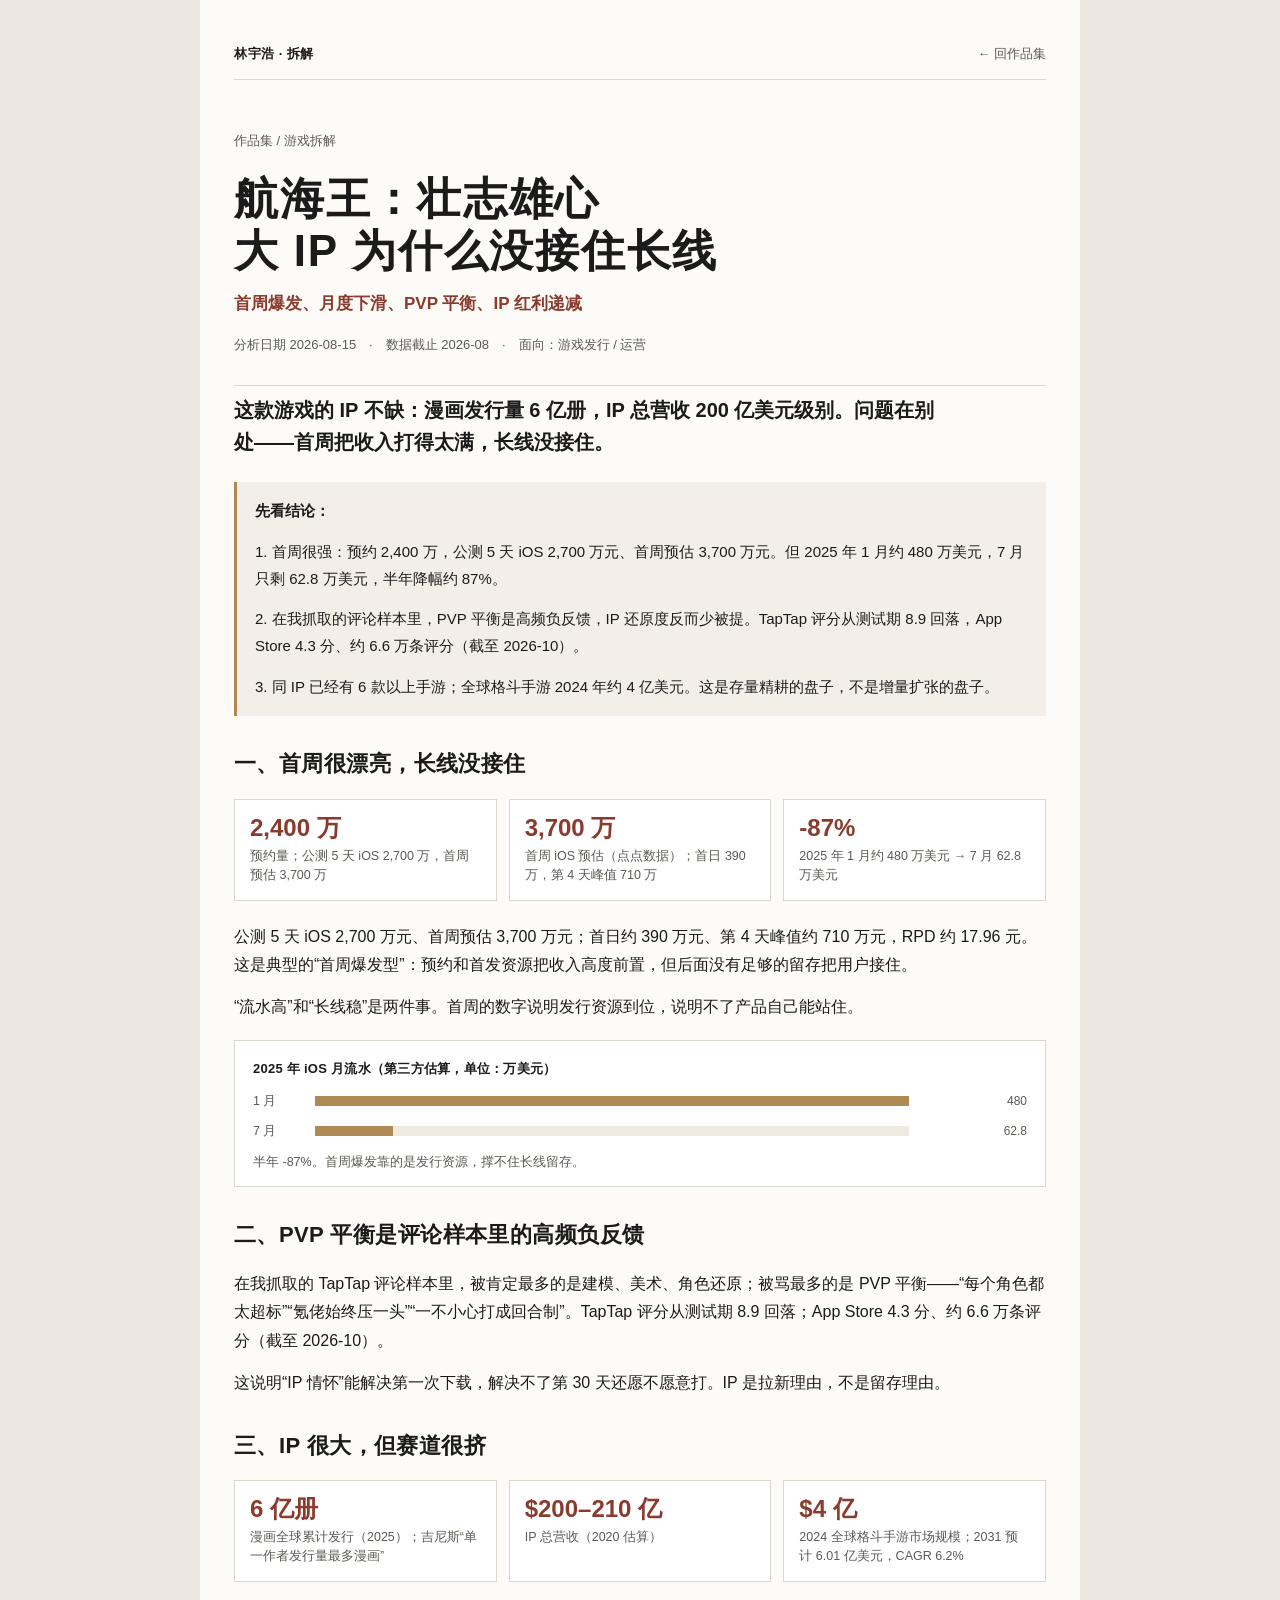
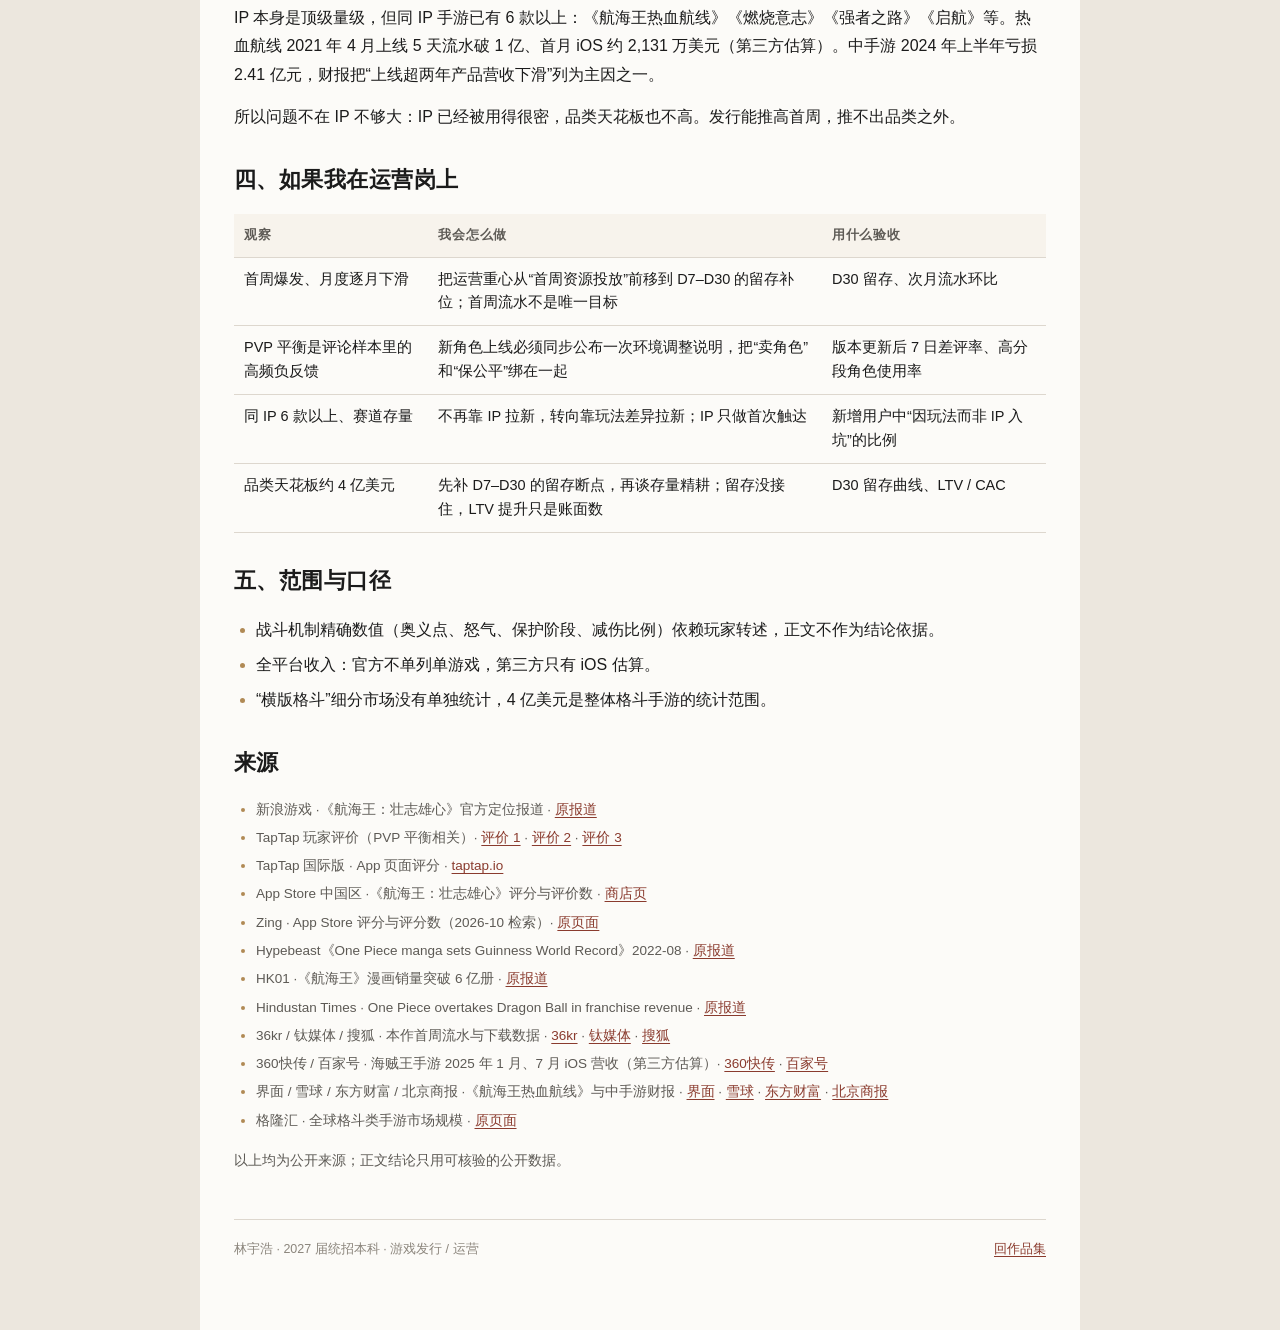
<file: portfolio/analysis/ip.html>
<!DOCTYPE html>
<html lang="zh-CN">
<head>
<meta charset="UTF-8">
<meta name="viewport" content="width=device-width, initial-scale=1">
<title>航海王：壮志雄心，大 IP 为什么没接住长线 · 林宇浩</title>
<link rel="stylesheet" href="../style.css">
</head>
<body>
<div class="wrap">

  <div class="nav">
    <span class="brand">林宇浩 · 拆解</span>
    <span><a href="../index.html">← 回作品集</a></span>
  </div>

  <header class="article-head">
    <a class="back" href="../index.html">作品集 / 游戏拆解</a>
    <h1>航海王：壮志雄心<br>大 IP 为什么没接住长线</h1>
    <div class="sub">首周爆发、月度下滑、PVP 平衡、IP 红利递减</div>
    <div class="article-meta">分析日期 2026-08-15　·　数据截止 2026-08　·　面向：游戏发行 / 运营</div>
  </header>

  <article class="article-body">

    <p class="lead">这款游戏的 IP 不缺：漫画发行量 6 亿册，IP 总营收 200 亿美元级别。问题在别处——首周把收入打得太满，长线没接住。</p>

    <div class="callout">
      <p><strong>先看结论：</strong></p>
      <p>1. 首周很强：预约 2,400 万，公测 5 天 iOS 2,700 万元、首周预估 3,700 万元。但 2025 年 1 月约 480 万美元，7 月只剩 62.8 万美元，半年降幅约 87%。</p>
      <p>2. 在我抓取的评论样本里，PVP 平衡是高频负反馈，IP 还原度反而少被提。TapTap 评分从测试期 8.9 回落，App Store 4.3 分、约 6.6 万条评分（截至 2026-10）。</p>
      <p>3. 同 IP 已经有 6 款以上手游；全球格斗手游 2024 年约 4 亿美元。这是存量精耕的盘子，不是增量扩张的盘子。</p>
    </div>

    <h2>一、首周很漂亮，长线没接住</h2>
    <div class="facts">
      <div class="fact"><div class="n">2,400 万</div><div class="l">预约量；公测 5 天 iOS 2,700 万，首周预估 3,700 万</div></div>
      <div class="fact"><div class="n">3,700 万</div><div class="l">首周 iOS 预估（点点数据）；首日 390 万，第 4 天峰值 710 万</div></div>
      <div class="fact"><div class="n">-87%</div><div class="l">2025 年 1 月约 480 万美元 → 7 月 62.8 万美元</div></div>
    </div>
    <p>公测 5 天 iOS 2,700 万元、首周预估 3,700 万元；首日约 390 万元、第 4 天峰值约 710 万元，RPD 约 17.96 元。这是典型的“首周爆发型”：预约和首发资源把收入高度前置，但后面没有足够的留存把用户接住。</p>
    <p>“流水高”和“长线稳”是两件事。首周的数字说明发行资源到位，说明不了产品自己能站住。</p>

    <div class="chart">
      <div class="chart-title">2025 年 iOS 月流水（第三方估算，单位：万美元）</div>
      <div class="chart-row"><span>1 月</span><div class="chart-track"><div class="chart-fill" style="width:100%"></div></div><span class="chart-val">480</span></div>
      <div class="chart-row"><span>7 月</span><div class="chart-track"><div class="chart-fill" style="width:13.1%"></div></div><span class="chart-val">62.8</span></div>
      <div class="chart-note">半年 -87%。首周爆发靠的是发行资源，撑不住长线留存。</div>
    </div>

    <h2>二、PVP 平衡是评论样本里的高频负反馈</h2>
    <p>在我抓取的 TapTap 评论样本里，被肯定最多的是建模、美术、角色还原；被骂最多的是 PVP 平衡——“每个角色都太超标”“氪佬始终压一头”“一不小心打成回合制”。TapTap 评分从测试期 8.9 回落；App Store 4.3 分、约 6.6 万条评分（截至 2026-10）。</p>
    <p>这说明“IP 情怀”能解决第一次下载，解决不了第 30 天还愿不愿意打。IP 是拉新理由，不是留存理由。</p>

    <h2>三、IP 很大，但赛道很挤</h2>
    <div class="facts">
      <div class="fact"><div class="n">6 亿册</div><div class="l">漫画全球累计发行（2025）；吉尼斯“单一作者发行量最多漫画”</div></div>
      <div class="fact"><div class="n">$200–210 亿</div><div class="l">IP 总营收（2020 估算）</div></div>
      <div class="fact"><div class="n">$4 亿</div><div class="l">2024 全球格斗手游市场规模；2031 预计 6.01 亿美元，CAGR 6.2%</div></div>
    </div>
    <p>IP 本身是顶级量级，但同 IP 手游已有 6 款以上：《航海王热血航线》《燃烧意志》《强者之路》《启航》等。热血航线 2021 年 4 月上线 5 天流水破 1 亿、首月 iOS 约 2,131 万美元（第三方估算）。中手游 2024 年上半年亏损 2.41 亿元，财报把“上线超两年产品营收下滑”列为主因之一。</p>
    <p>所以问题不在 IP 不够大：IP 已经被用得很密，品类天花板也不高。发行能推高首周，推不出品类之外。</p>

    <h2>四、如果我在运营岗上</h2>
    <table>
      <thead><tr><th>观察</th><th>我会怎么做</th><th>用什么验收</th></tr></thead>
      <tbody>
        <tr><td>首周爆发、月度逐月下滑</td><td>把运营重心从“首周资源投放”前移到 D7–D30 的留存补位；首周流水不是唯一目标</td><td>D30 留存、次月流水环比</td></tr>
        <tr><td>PVP 平衡是评论样本里的高频负反馈</td><td>新角色上线必须同步公布一次环境调整说明，把“卖角色”和“保公平”绑在一起</td><td>版本更新后 7 日差评率、高分段角色使用率</td></tr>
        <tr><td>同 IP 6 款以上、赛道存量</td><td>不再靠 IP 拉新，转向靠玩法差异拉新；IP 只做首次触达</td><td>新增用户中“因玩法而非 IP 入坑”的比例</td></tr>
        <tr><td>品类天花板约 4 亿美元</td><td>先补 D7–D30 的留存断点，再谈存量精耕；留存没接住，LTV 提升只是账面数</td><td>D30 留存曲线、LTV / CAC</td></tr>
      </tbody>
    </table>

    <h2>五、范围与口径</h2>
    <ul>
      <li>战斗机制精确数值（奥义点、怒气、保护阶段、减伤比例）依赖玩家转述，正文不作为结论依据。</li>
      <li>全平台收入：官方不单列单游戏，第三方只有 iOS 估算。</li>
      <li>“横版格斗”细分市场没有单独统计，4 亿美元是整体格斗手游的统计范围。</li>
    </ul>

    <h2>来源</h2>
    <ul class="sources">
      <li>新浪游戏 ·《航海王：壮志雄心》官方定位报道 · <a href="http://dj.sina.com.cn/article/navhzyh0552781.shtml">原报道</a></li>
      <li>TapTap 玩家评价（PVP 平衡相关）· <a href="https://www.taptap.cn/review/40552792">评价 1</a> · <a href="https://www.taptap.cn/review/43507641">评价 2</a> · <a href="https://www.taptap.cn/review/47030227">评价 3</a></li>
      <li>TapTap 国际版 · App 页面评分 · <a href="https://www.taptap.io/tw/app/215766">taptap.io</a></li>
      <li>App Store 中国区 ·《航海王：壮志雄心》评分与评价数 · <a href="https://apps.apple.com/cn/app/%E8%88%AA%E6%B5%B7%E7%8E%8B-%E5%A3%AE%E5%BF%97%E9%9B%84%E5%BF%83/id1634336099">商店页</a></li>
      <li>Zing · App Store 评分与评分数（2026-10 检索）· <a href="https://zing.co.uk/industry-resources/app-store/app/1634336099-/">原页面</a></li>
      <li>Hypebeast《One Piece manga sets Guinness World Record》2022-08 · <a href="https://hypebeast.com/zh/2022/8/one-piece-manga-sets-guinness-world-record">原报道</a></li>
      <li>HK01 ·《航海王》漫画销量突破 6 亿册 · <a href="https://www.hk01.com/%E9%81%8A%E6%88%B2%E5%8B%95%E6%BC%AB/60329088/one-piece%E6%B5%B7%E8%B3%8A%E7%8E%8B-%E8%B3%A3%E5%87%BA%E7%AA%81%E7%A0%B46%E5%84%84%E6%9C%AC-%E7%A9%A9%E5%9D%90%E5%85%A8%E7%90%83%E6%BC%AB%E7%95%AB%E9%8A%B7%E9%87%8F%E6%9C%80%E9%AB%98%E7%8E%8B%E5%BA%A7">原报道</a></li>
      <li>Hindustan Times · One Piece overtakes Dragon Ball in franchise revenue · <a href="https://widgets.hindustantimes.com/entertainment/anime/one-piece-overtakes-dragon-ball-claims-revenue-crown-with-mind-boggling-lead-101715662076323.html">原报道</a></li>
      <li>36kr / 钛媒体 / 搜狐 · 本作首周流水与下载数据 · <a href="https://m.36kr.com/p/3096434837110534">36kr</a> · <a href="https://www.tmtpost.com/7398060.html">钛媒体</a> · <a href="https://m.sohu.com/coo/sg/842378207_122004016">搜狐</a></li>
      <li>360快传 / 百家号 · 海贼王手游 2025 年 1 月、7 月 iOS 营收（第三方估算）· <a href="https://www.360kuai.com/95b0424d68eacd0c5">360快传</a> · <a href="https://baijiahao.baidu.com/s?id=1823143339092651469">百家号</a></li>
      <li>界面 / 雪球 / 东方财富 / 北京商报 ·《航海王热血航线》与中手游财报 · <a href="https://m.jiemian.com/article/6155788.html">界面</a> · <a href="https://xueqiu.com/2488840778/178877399">雪球</a> · <a href="https://finance.eastmoney.com/news/1354,202408293169665865.html">东方财富</a> · <a href="http://app.bbtnews.com.cn/print.php?contentid=395817">北京商报</a></li>
      <li>格隆汇 · 全球格斗类手游市场规模 · <a href="https://dxpress.gelonghui.com/p/3197673">原页面</a></li>
    </ul>
    <p class="small">以上均为公开来源；正文结论只用可核验的公开数据。</p>

  </article>

  <div class="footer">
    <span>林宇浩 · 2027 届统招本科 · 游戏发行 / 运营</span>
    <span><a href="../index.html">回作品集</a></span>
  </div>

</div>
</body>
</html>
</file>
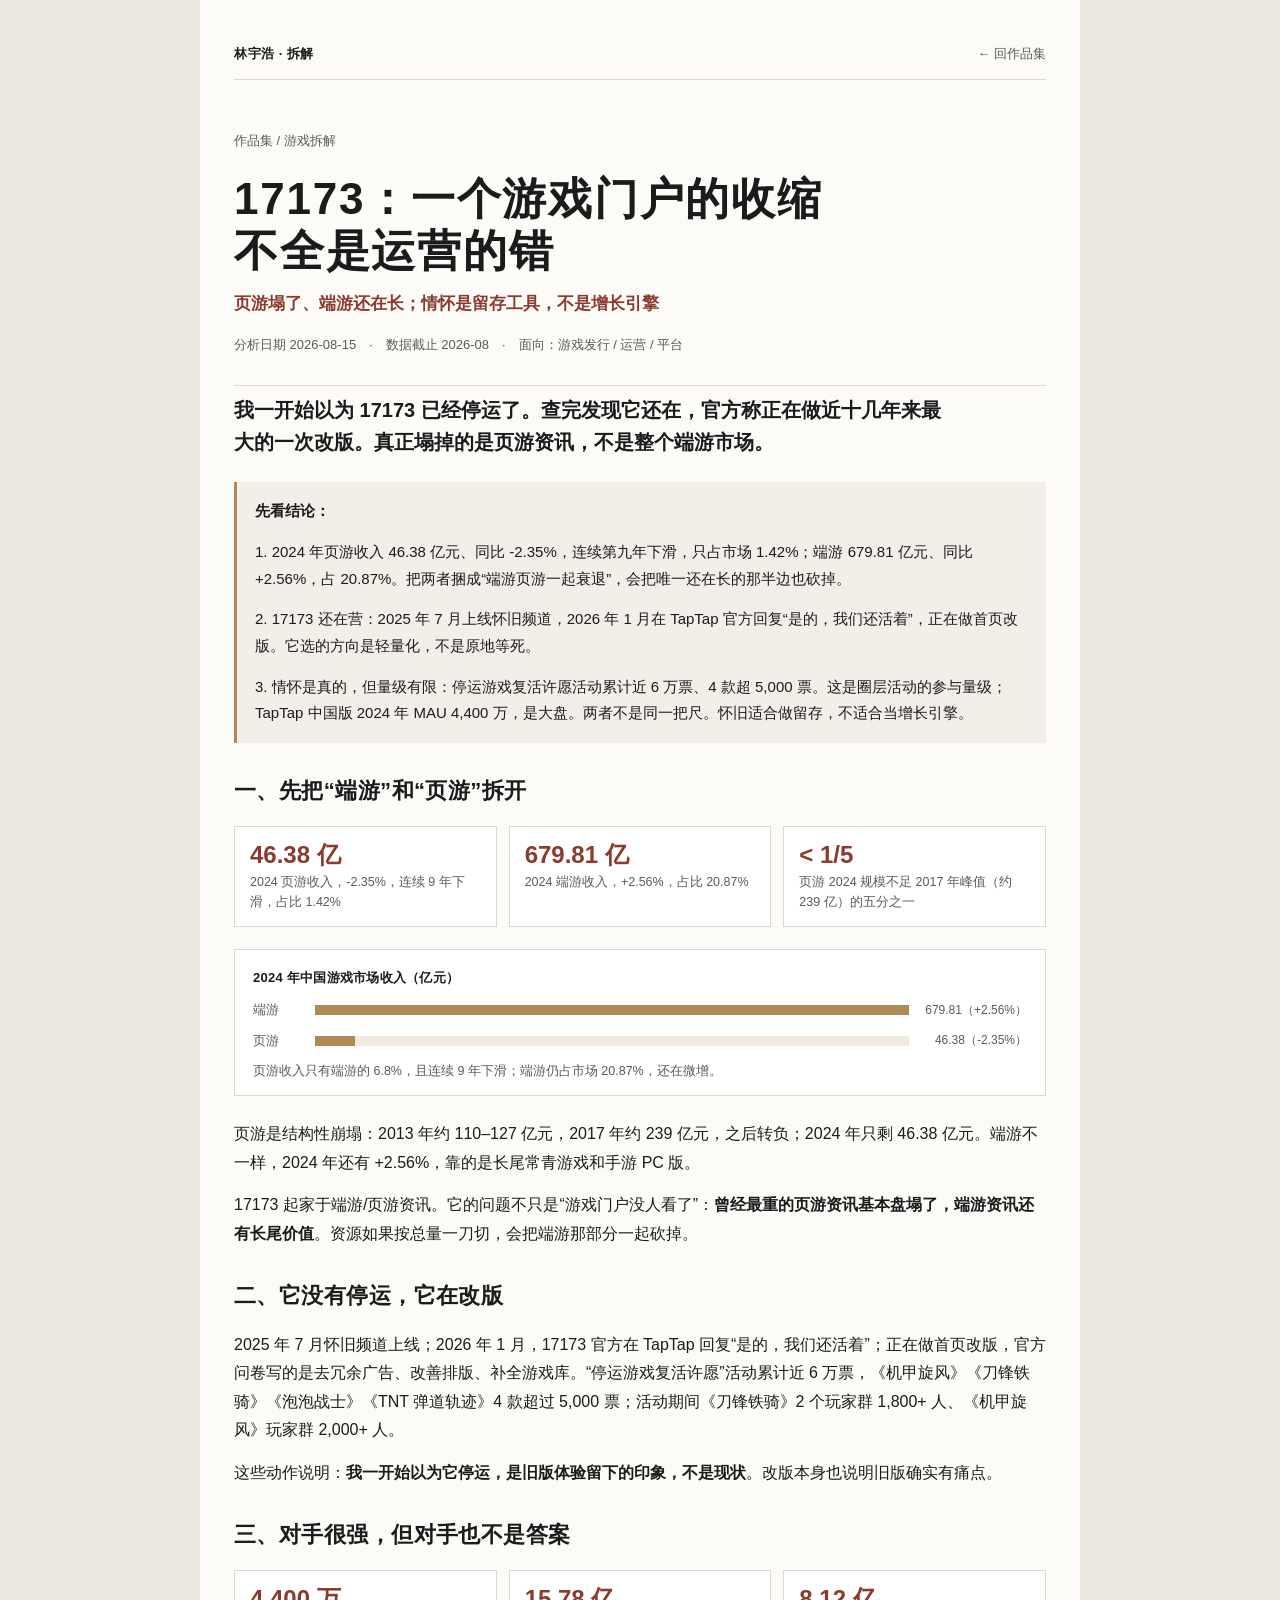
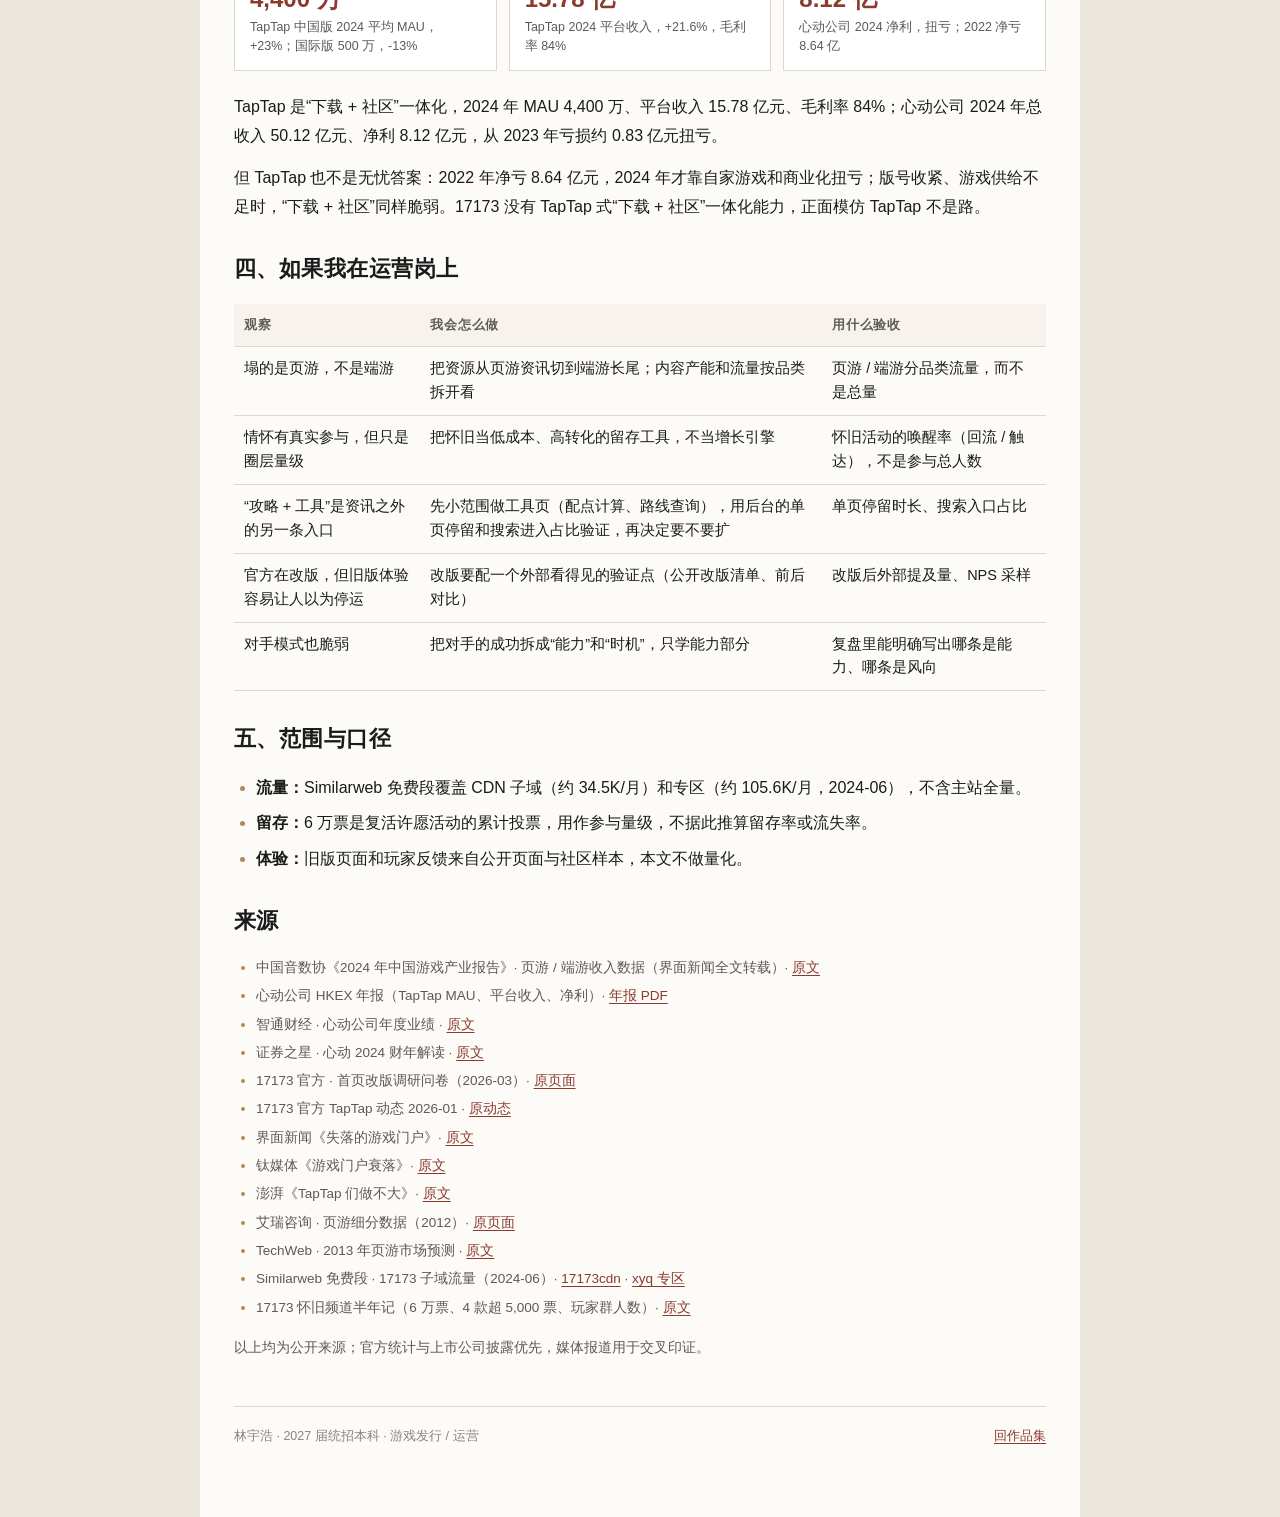
<file: portfolio/analysis/platform.html>
<!DOCTYPE html>
<html lang="zh-CN">
<head>
<meta charset="UTF-8">
<meta name="viewport" content="width=device-width, initial-scale=1">
<title>17173：一个游戏门户的收缩，不全是运营的错 · 林宇浩</title>
<link rel="stylesheet" href="../style.css">
</head>
<body>
<div class="wrap">

  <div class="nav">
    <span class="brand">林宇浩 · 拆解</span>
    <span><a href="../index.html">← 回作品集</a></span>
  </div>

  <header class="article-head">
    <a class="back" href="../index.html">作品集 / 游戏拆解</a>
    <h1>17173：一个游戏门户的收缩<br>不全是运营的错</h1>
    <div class="sub">页游塌了、端游还在长；情怀是留存工具，不是增长引擎</div>
    <div class="article-meta">分析日期 2026-08-15　·　数据截止 2026-08　·　面向：游戏发行 / 运营 / 平台</div>
  </header>

  <article class="article-body">

    <p class="lead">我一开始以为 17173 已经停运了。查完发现它还在，官方称正在做近十几年来最大的一次改版。真正塌掉的是页游资讯，不是整个端游市场。</p>

    <div class="callout">
      <p><strong>先看结论：</strong></p>
      <p>1. 2024 年页游收入 46.38 亿元、同比 -2.35%，连续第九年下滑，只占市场 1.42%；端游 679.81 亿元、同比 +2.56%，占 20.87%。把两者捆成“端游页游一起衰退”，会把唯一还在长的那半边也砍掉。</p>
      <p>2. 17173 还在营：2025 年 7 月上线怀旧频道，2026 年 1 月在 TapTap 官方回复“是的，我们还活着”，正在做首页改版。它选的方向是轻量化，不是原地等死。</p>
      <p>3. 情怀是真的，但量级有限：停运游戏复活许愿活动累计近 6 万票、4 款超 5,000 票。这是圈层活动的参与量级；TapTap 中国版 2024 年 MAU 4,400 万，是大盘。两者不是同一把尺。怀旧适合做留存，不适合当增长引擎。</p>
    </div>

    <h2>一、先把“端游”和“页游”拆开</h2>
    <div class="facts">
      <div class="fact"><div class="n">46.38 亿</div><div class="l">2024 页游收入，-2.35%，连续 9 年下滑，占比 1.42%</div></div>
      <div class="fact"><div class="n">679.81 亿</div><div class="l">2024 端游收入，+2.56%，占比 20.87%</div></div>
      <div class="fact"><div class="n">&lt; 1/5</div><div class="l">页游 2024 规模不足 2017 年峰值（约 239 亿）的五分之一</div></div>
    </div>
    <div class="chart">
      <div class="chart-title">2024 年中国游戏市场收入（亿元）</div>
      <div class="chart-row"><span>端游</span><div class="chart-track"><div class="chart-fill" style="width:100%"></div></div><span class="chart-val">679.81（+2.56%）</span></div>
      <div class="chart-row"><span>页游</span><div class="chart-track"><div class="chart-fill" style="width:6.8%"></div></div><span class="chart-val">46.38（-2.35%）</span></div>
      <div class="chart-note">页游收入只有端游的 6.8%，且连续 9 年下滑；端游仍占市场 20.87%，还在微增。</div>
    </div>
    <p>页游是结构性崩塌：2013 年约 110–127 亿元，2017 年约 239 亿元，之后转负；2024 年只剩 46.38 亿元。端游不一样，2024 年还有 +2.56%，靠的是长尾常青游戏和手游 PC 版。</p>
    <p>17173 起家于端游/页游资讯。它的问题不只是“游戏门户没人看了”：<b>曾经最重的页游资讯基本盘塌了，端游资讯还有长尾价值</b>。资源如果按总量一刀切，会把端游那部分一起砍掉。</p>

    <h2>二、它没有停运，它在改版</h2>
    <p>2025 年 7 月怀旧频道上线；2026 年 1 月，17173 官方在 TapTap 回复“是的，我们还活着”；正在做首页改版，官方问卷写的是去冗余广告、改善排版、补全游戏库。“停运游戏复活许愿”活动累计近 6 万票，《机甲旋风》《刀锋铁骑》《泡泡战士》《TNT 弹道轨迹》4 款超过 5,000 票；活动期间《刀锋铁骑》2 个玩家群 1,800+ 人、《机甲旋风》玩家群 2,000+ 人。</p>
    <p>这些动作说明：<b>我一开始以为它停运，是旧版体验留下的印象，不是现状</b>。改版本身也说明旧版确实有痛点。</p>

    <h2>三、对手很强，但对手也不是答案</h2>
    <div class="facts">
      <div class="fact"><div class="n">4,400 万</div><div class="l">TapTap 中国版 2024 平均 MAU，+23%；国际版 500 万，-13%</div></div>
      <div class="fact"><div class="n">15.78 亿</div><div class="l">TapTap 2024 平台收入，+21.6%，毛利率 84%</div></div>
      <div class="fact"><div class="n">8.12 亿</div><div class="l">心动公司 2024 净利，扭亏；2022 净亏 8.64 亿</div></div>
    </div>
    <p>TapTap 是“下载 + 社区”一体化，2024 年 MAU 4,400 万、平台收入 15.78 亿元、毛利率 84%；心动公司 2024 年总收入 50.12 亿元、净利 8.12 亿元，从 2023 年亏损约 0.83 亿元扭亏。</p>
    <p>但 TapTap 也不是无忧答案：2022 年净亏 8.64 亿元，2024 年才靠自家游戏和商业化扭亏；版号收紧、游戏供给不足时，“下载 + 社区”同样脆弱。17173 没有 TapTap 式“下载 + 社区”一体化能力，正面模仿 TapTap 不是路。</p>

    <h2>四、如果我在运营岗上</h2>
    <table>
      <thead><tr><th>观察</th><th>我会怎么做</th><th>用什么验收</th></tr></thead>
      <tbody>
        <tr><td>塌的是页游，不是端游</td><td>把资源从页游资讯切到端游长尾；内容产能和流量按品类拆开看</td><td>页游 / 端游分品类流量，而不是总量</td></tr>
        <tr><td>情怀有真实参与，但只是圈层量级</td><td>把怀旧当低成本、高转化的留存工具，不当增长引擎</td><td>怀旧活动的唤醒率（回流 / 触达），不是参与总人数</td></tr>
        <tr><td>“攻略 + 工具”是资讯之外的另一条入口</td><td>先小范围做工具页（配点计算、路线查询），用后台的单页停留和搜索进入占比验证，再决定要不要扩</td><td>单页停留时长、搜索入口占比</td></tr>
        <tr><td>官方在改版，但旧版体验容易让人以为停运</td><td>改版要配一个外部看得见的验证点（公开改版清单、前后对比）</td><td>改版后外部提及量、NPS 采样</td></tr>
        <tr><td>对手模式也脆弱</td><td>把对手的成功拆成“能力”和“时机”，只学能力部分</td><td>复盘里能明确写出哪条是能力、哪条是风向</td></tr>
      </tbody>
    </table>

    <h2>五、范围与口径</h2>
    <ul>
      <li><b>流量：</b>Similarweb 免费段覆盖 CDN 子域（约 34.5K/月）和专区（约 105.6K/月，2024-06），不含主站全量。</li>
      <li><b>留存：</b>6 万票是复活许愿活动的累计投票，用作参与量级，不据此推算留存率或流失率。</li>
      <li><b>体验：</b>旧版页面和玩家反馈来自公开页面与社区样本，本文不做量化。</li>
    </ul>

    <h2>来源</h2>
    <ul class="sources">
      <li>中国音数协《2024 年中国游戏产业报告》· 页游 / 端游收入数据（界面新闻全文转载）· <a href="https://m.jiemian.com/article/12125088.html">原文</a></li>
      <li>心动公司 HKEX 年报（TapTap MAU、平台收入、净利）· <a href="https://www.hkexnews.hk/listedco/listconews/sehk/2025/0429/2025042902019_c.pdf">年报 PDF</a></li>
      <li>智通财经 · 心动公司年度业绩 · <a href="https://www.zhitongcaijing.com/content/detail/1269809.html">原文</a></li>
      <li>证券之星 · 心动 2024 财年解读 · <a href="https://hk.stockstar.com/IG2025032800020408.shtml">原文</a></li>
      <li>17173 官方 · 首页改版调研问卷（2026-03）· <a href="https://news.17173.com/content/03232026/105014940.shtml">原页面</a></li>
      <li>17173 官方 TapTap 动态 2026-01 · <a href="https://www.taptap.cn/moment/773110296402202228">原动态</a></li>
      <li>界面新闻《失落的游戏门户》· <a href="https://www.jiemian.com/article/3779833.html">原文</a></li>
      <li>钛媒体《游戏门户衰落》· <a href="https://www.tmtpost.com/2704877.html">原文</a></li>
      <li>澎湃《TapTap 们做不大》· <a href="https://www.thepaper.cn/newsDetail_forward_19391185">原文</a></li>
      <li>艾瑞咨询 · 页游细分数据（2012）· <a href="https://news.iresearch.cn/zt/202405.shtml">原页面</a></li>
      <li>TechWeb · 2013 年页游市场预测 · <a href="https://www.techweb.com.cn/data/2012-12-28/1266399.shtml">原文</a></li>
      <li>Similarweb 免费段 · 17173 子域流量（2024-06）· <a href="https://www.similarweb.com/website/17173cdn.com/vs/blue-protocol.cn/">17173cdn</a> · <a href="https://www.similarweb.com/website/xyq.yzz.cn/vs/xyq.17173.com/">xyq 专区</a></li>
      <li>17173 怀旧频道半年记（6 万票、4 款超 5,000 票、玩家群人数）· <a href="https://www.dvg.cn/olzixun/103734.html">原文</a></li>
    </ul>
    <p class="small">以上均为公开来源；官方统计与上市公司披露优先，媒体报道用于交叉印证。</p>

  </article>

  <div class="footer">
    <span>林宇浩 · 2027 届统招本科 · 游戏发行 / 运营</span>
    <span><a href="../index.html">回作品集</a></span>
  </div>

</div>
</body>
</html>
</file>
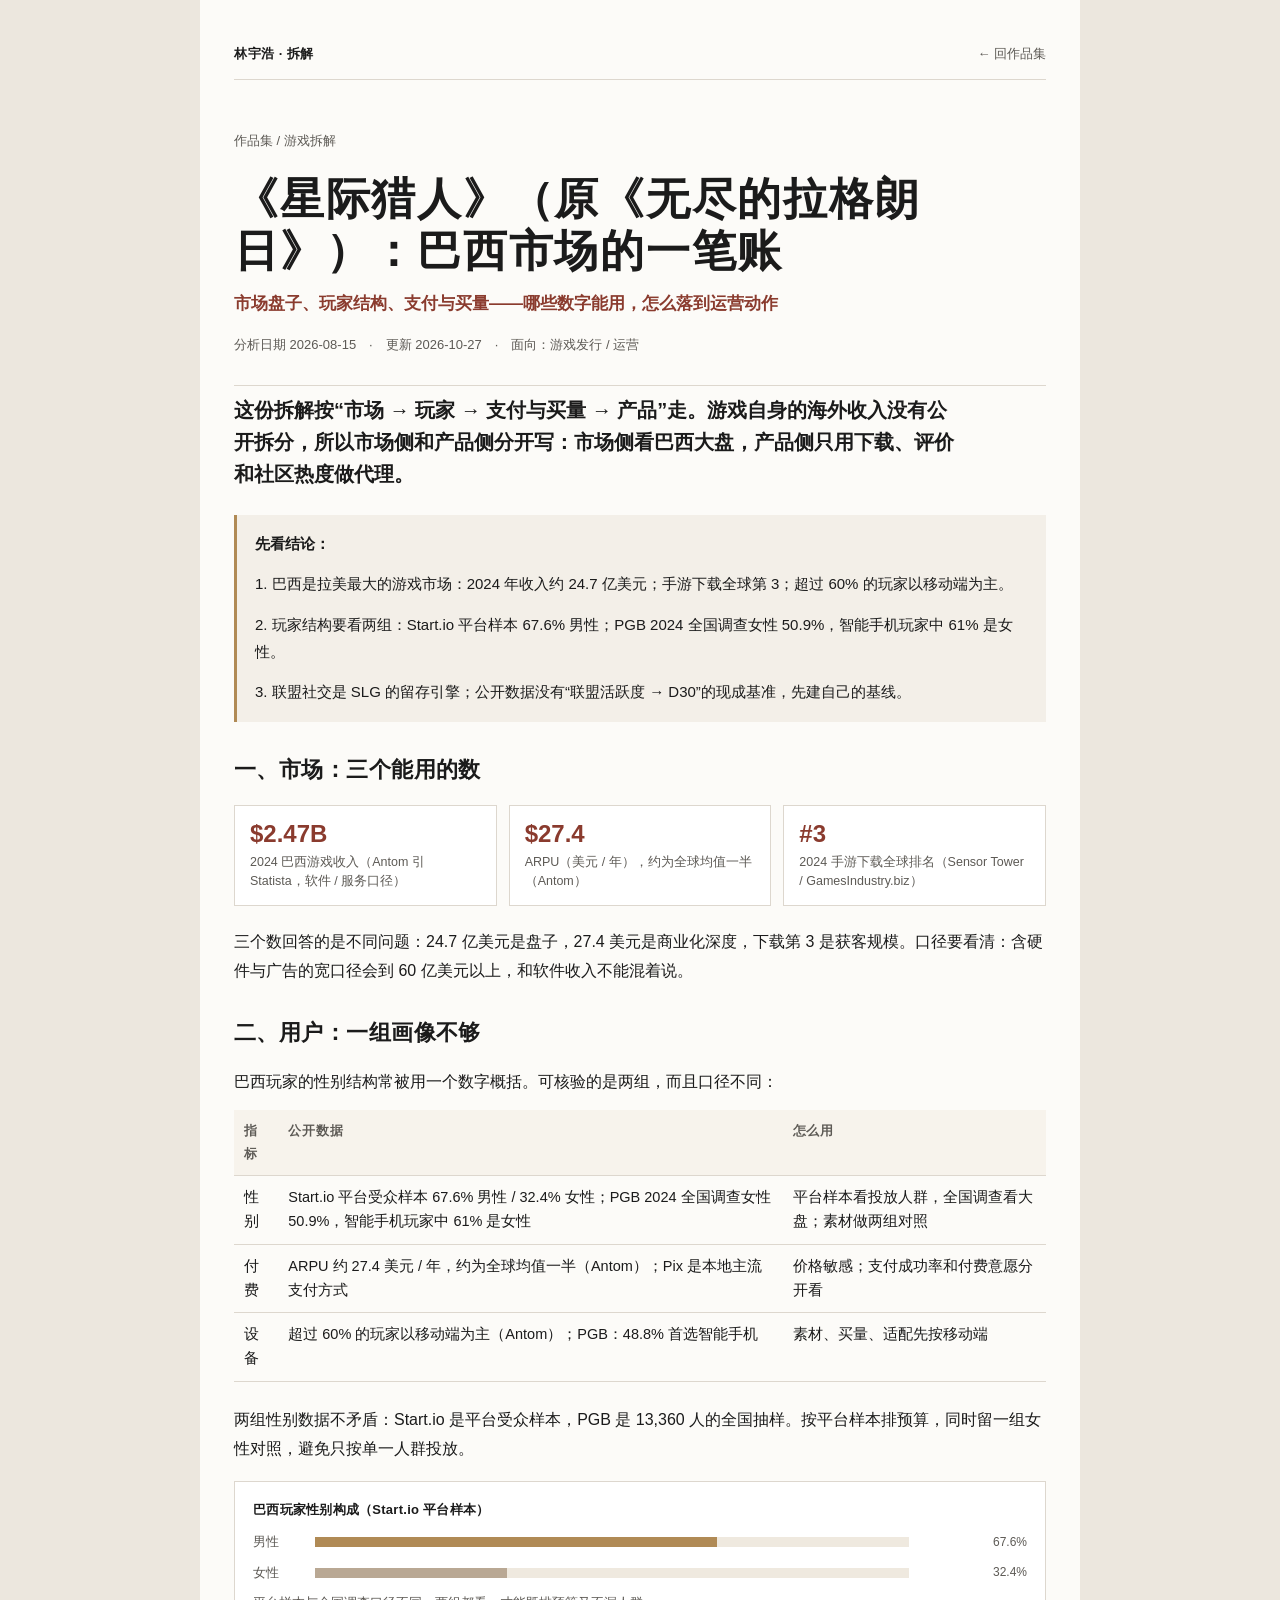
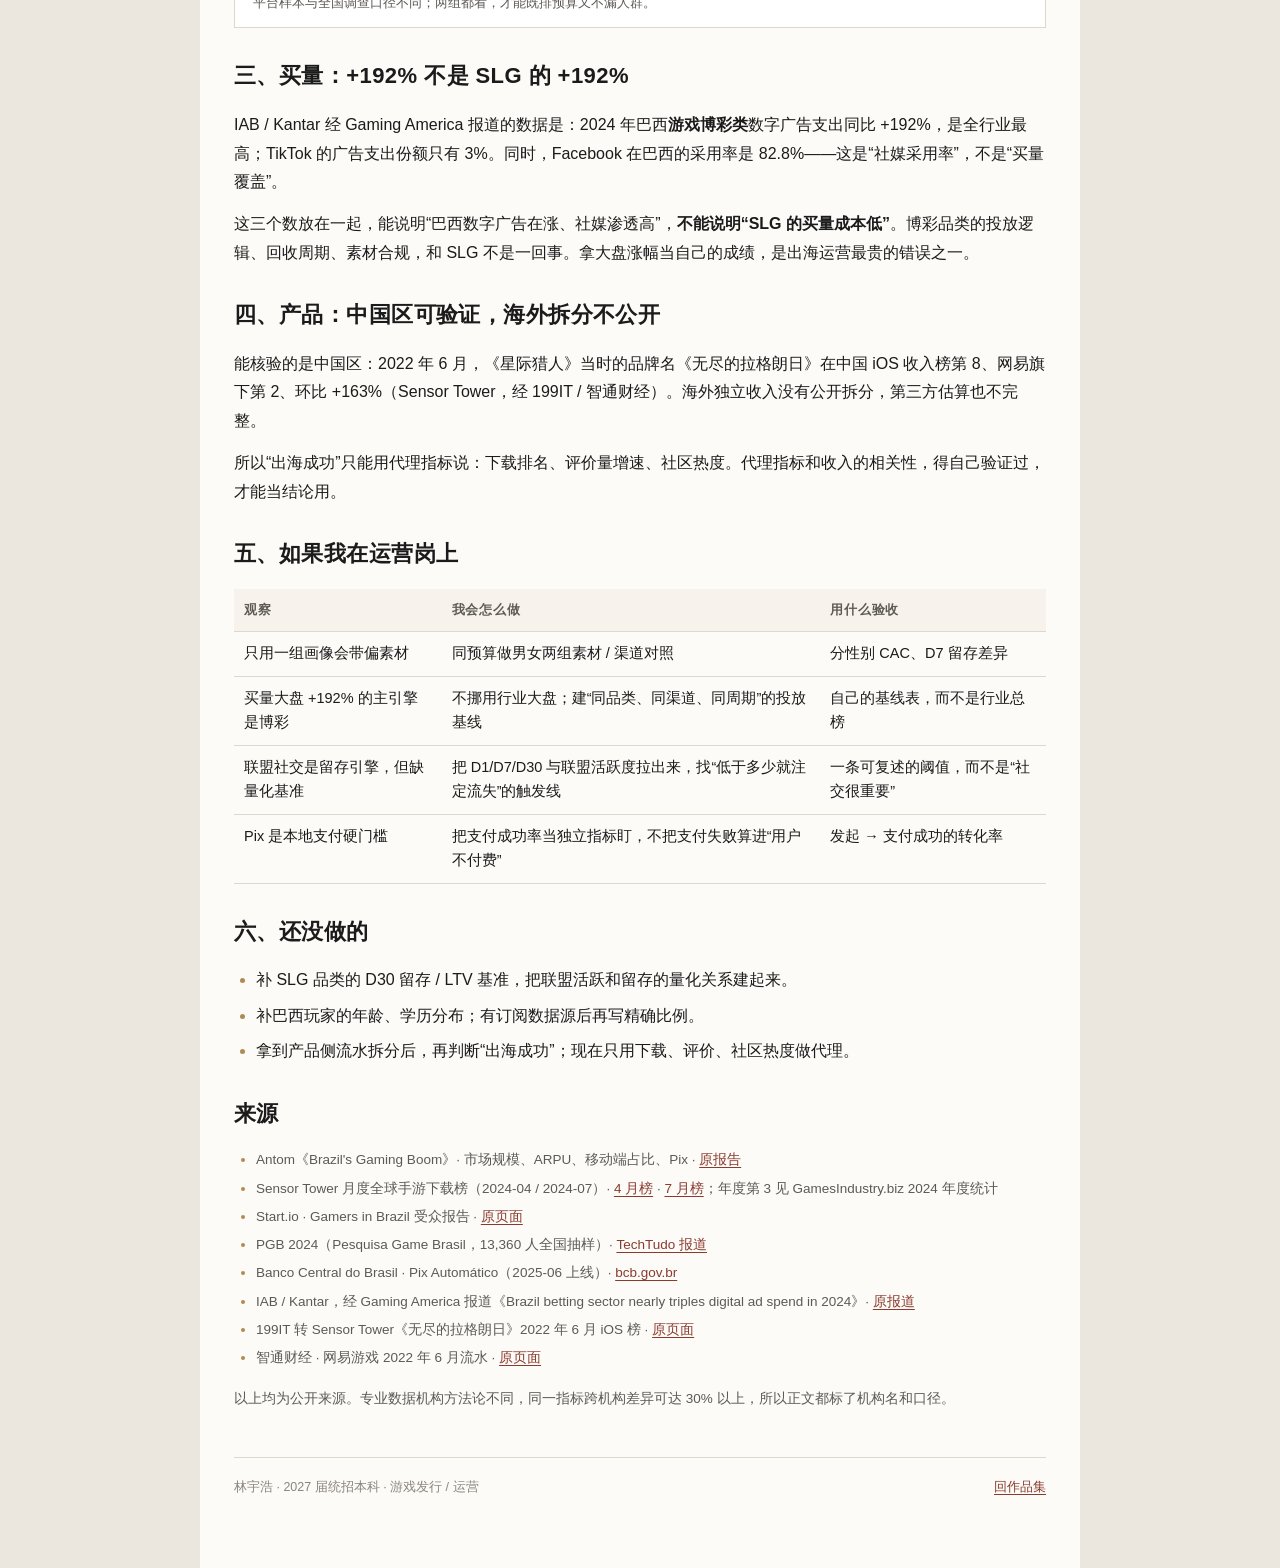
<file: portfolio/analysis/slg.html>
<!DOCTYPE html>
<html lang="zh-CN">
<head>
<meta charset="UTF-8">
<meta name="viewport" content="width=device-width, initial-scale=1">
<title>《星际猎人》（原《无尽的拉格朗日》）：巴西市场的一笔账 · 林宇浩</title>
<link rel="stylesheet" href="../style.css">
</head>
<body>
<div class="wrap">

  <div class="nav">
    <span class="brand">林宇浩 · 拆解</span>
    <span><a href="../index.html">← 回作品集</a></span>
  </div>

  <header class="article-head">
    <a class="back" href="../index.html">作品集 / 游戏拆解</a>
    <h1>《星际猎人》（原《无尽的拉格朗日》）：巴西市场的一笔账</h1>
    <div class="sub">市场盘子、玩家结构、支付与买量——哪些数字能用，怎么落到运营动作</div>
    <div class="article-meta">分析日期 2026-08-15　·　更新 2026-10-27　·　面向：游戏发行 / 运营</div>
  </header>

  <article class="article-body">

    <p class="lead">这份拆解按“市场 → 玩家 → 支付与买量 → 产品”走。游戏自身的海外收入没有公开拆分，所以市场侧和产品侧分开写：市场侧看巴西大盘，产品侧只用下载、评价和社区热度做代理。</p>

    <div class="callout">
      <p><strong>先看结论：</strong></p>
      <p>1. 巴西是拉美最大的游戏市场：2024 年收入约 24.7 亿美元；手游下载全球第 3；超过 60% 的玩家以移动端为主。</p>
      <p>2. 玩家结构要看两组：Start.io 平台样本 67.6% 男性；PGB 2024 全国调查女性 50.9%，智能手机玩家中 61% 是女性。</p>
      <p>3. 联盟社交是 SLG 的留存引擎；公开数据没有“联盟活跃度 → D30”的现成基准，先建自己的基线。</p>
    </div>

    <h2>一、市场：三个能用的数</h2>
    <div class="facts">
      <div class="fact"><div class="n">$2.47B</div><div class="l">2024 巴西游戏收入（Antom 引 Statista，软件 / 服务口径）</div></div>
      <div class="fact"><div class="n">$27.4</div><div class="l">ARPU（美元 / 年），约为全球均值一半（Antom）</div></div>
      <div class="fact"><div class="n">#3</div><div class="l">2024 手游下载全球排名（Sensor Tower / GamesIndustry.biz）</div></div>
    </div>
    <p>三个数回答的是不同问题：24.7 亿美元是盘子，27.4 美元是商业化深度，下载第 3 是获客规模。口径要看清：含硬件与广告的宽口径会到 60 亿美元以上，和软件收入不能混着说。</p>

    <h2>二、用户：一组画像不够</h2>
    <p>巴西玩家的性别结构常被用一个数字概括。可核验的是两组，而且口径不同：</p>
    <table>
      <thead><tr><th>指标</th><th>公开数据</th><th>怎么用</th></tr></thead>
      <tbody>
        <tr><td>性别</td><td>Start.io 平台受众样本 67.6% 男性 / 32.4% 女性；PGB 2024 全国调查女性 50.9%，智能手机玩家中 61% 是女性</td><td>平台样本看投放人群，全国调查看大盘；素材做两组对照</td></tr>
        <tr><td>付费</td><td>ARPU 约 27.4 美元 / 年，约为全球均值一半（Antom）；Pix 是本地主流支付方式</td><td>价格敏感；支付成功率和付费意愿分开看</td></tr>
        <tr><td>设备</td><td>超过 60% 的玩家以移动端为主（Antom）；PGB：48.8% 首选智能手机</td><td>素材、买量、适配先按移动端</td></tr>
      </tbody>
    </table>
    <p>两组性别数据不矛盾：Start.io 是平台受众样本，PGB 是 13,360 人的全国抽样。按平台样本排预算，同时留一组女性对照，避免只按单一人群投放。</p>

    <div class="chart">
      <div class="chart-title">巴西玩家性别构成（Start.io 平台样本）</div>
      <div class="chart-row"><span>男性</span><div class="chart-track"><div class="chart-fill" style="width:67.6%"></div></div><span class="chart-val">67.6%</span></div>
      <div class="chart-row"><span>女性</span><div class="chart-track"><div class="chart-fill dim" style="width:32.4%"></div></div><span class="chart-val">32.4%</span></div>
      <div class="chart-note">平台样本与全国调查口径不同；两组都看，才能既排预算又不漏人群。</div>
    </div>

    <h2>三、买量：+192% 不是 SLG 的 +192%</h2>
    <p>IAB / Kantar 经 Gaming America 报道的数据是：2024 年巴西<b>游戏博彩类</b>数字广告支出同比 +192%，是全行业最高；TikTok 的广告支出份额只有 3%。同时，Facebook 在巴西的采用率是 82.8%——这是“社媒采用率”，不是“买量覆盖”。</p>
    <p>这三个数放在一起，能说明“巴西数字广告在涨、社媒渗透高”，<b>不能说明“SLG 的买量成本低”</b>。博彩品类的投放逻辑、回收周期、素材合规，和 SLG 不是一回事。拿大盘涨幅当自己的成绩，是出海运营最贵的错误之一。</p>

    <h2>四、产品：中国区可验证，海外拆分不公开</h2>
    <p>能核验的是中国区：2022 年 6 月，《星际猎人》当时的品牌名《无尽的拉格朗日》在中国 iOS 收入榜第 8、网易旗下第 2、环比 +163%（Sensor Tower，经 199IT / 智通财经）。海外独立收入没有公开拆分，第三方估算也不完整。</p>
    <p>所以“出海成功”只能用代理指标说：下载排名、评价量增速、社区热度。代理指标和收入的相关性，得自己验证过，才能当结论用。</p>

    <h2>五、如果我在运营岗上</h2>
    <table>
      <thead><tr><th>观察</th><th>我会怎么做</th><th>用什么验收</th></tr></thead>
      <tbody>
        <tr><td>只用一组画像会带偏素材</td><td>同预算做男女两组素材 / 渠道对照</td><td>分性别 CAC、D7 留存差异</td></tr>
        <tr><td>买量大盘 +192% 的主引擎是博彩</td><td>不挪用行业大盘；建“同品类、同渠道、同周期”的投放基线</td><td>自己的基线表，而不是行业总榜</td></tr>
        <tr><td>联盟社交是留存引擎，但缺量化基准</td><td>把 D1/D7/D30 与联盟活跃度拉出来，找“低于多少就注定流失”的触发线</td><td>一条可复述的阈值，而不是“社交很重要”</td></tr>
        <tr><td>Pix 是本地支付硬门槛</td><td>把支付成功率当独立指标盯，不把支付失败算进“用户不付费”</td><td>发起 → 支付成功的转化率</td></tr>
      </tbody>
    </table>

    <h2>六、还没做的</h2>
    <ul>
      <li>补 SLG 品类的 D30 留存 / LTV 基准，把联盟活跃和留存的量化关系建起来。</li>
      <li>补巴西玩家的年龄、学历分布；有订阅数据源后再写精确比例。</li>
      <li>拿到产品侧流水拆分后，再判断“出海成功”；现在只用下载、评价、社区热度做代理。</li>
    </ul>

    <h2>来源</h2>
    <ul class="sources">
      <li>Antom《Brazil's Gaming Boom》· 市场规模、ARPU、移动端占比、Pix · <a href="https://knowledge.antom.com/brazils-gaming-boom-unlocking-the-new-frontier-of-opportunities">原报告</a></li>
      <li>Sensor Tower 月度全球手游下载榜（2024-04 / 2024-07）· <a href="https://sensortower-china.com/zh-CN/blog/top-mobile-games-worldwide-for-april-2024-by-downloads-CN">4 月榜</a> · <a href="https://sensortower.com/zh-CN/blog/monthly-gaming-recap-july-2024-CN">7 月榜</a>；年度第 3 见 GamesIndustry.biz 2024 年度统计</li>
      <li>Start.io · Gamers in Brazil 受众报告 · <a href="https://www.start.io/audience/gamers-in-brazil">原页面</a></li>
      <li>PGB 2024（Pesquisa Game Brasil，13,360 人全国抽样）· <a href="https://www.techtudo.com.br/noticias/2024/02/mulheres-e-pessoas-negras-sao-maioria-entre-gamers-no-brasil-diz-pgb-24-edjogos.ghtml">TechTudo 报道</a></li>
      <li>Banco Central do Brasil · Pix Automático（2025-06 上线）· <a href="https://www.bcb.gov.br/estabilidadefinanceira/pix">bcb.gov.br</a></li>
      <li>IAB / Kantar，经 Gaming America 报道《Brazil betting sector nearly triples digital ad spend in 2024》· <a href="https://gamingamerica.com/news/13017/brazil-betting-sector-nearly-triples-digital-ad-spend-in-2024">原报道</a></li>
      <li>199IT 转 Sensor Tower《无尽的拉格朗日》2022 年 6 月 iOS 榜 · <a href="https://www.199it.com/archives/1462539.html">原页面</a></li>
      <li>智通财经 · 网易游戏 2022 年 6 月流水 · <a href="https://m.zhitongcaijing.com/contentnew/appcontentdetail.html?content_id=752667">原页面</a></li>
    </ul>
    <p class="small">以上均为公开来源。专业数据机构方法论不同，同一指标跨机构差异可达 30% 以上，所以正文都标了机构名和口径。</p>

  </article>

  <div class="footer">
    <span>林宇浩 · 2027 届统招本科 · 游戏发行 / 运营</span>
    <span><a href="../index.html">回作品集</a></span>
  </div>

</div>
</body>
</html>
</file>
<file: portfolio/style.css>
:root {
  --ink: #1b1b1b;
  --muted: #5d5a55;
  --line: #ddd7ce;
  --paper: #fcfbf8;
  --wash: #f3efe8;
  --accent: #8a3b2e;
  --accent-soft: #b08a55;
  --max: 880px;
}

* { box-sizing: border-box; }

html { -webkit-text-size-adjust: 100%; }

body {
  margin: 0;
  background: #ece7de;
  color: var(--ink);
  font-family: "Microsoft YaHei", "PingFang SC", "Noto Sans CJK SC", sans-serif;
  font-size: 16px;
  line-height: 1.78;
}

a { color: var(--accent); text-decoration-thickness: 1px; text-underline-offset: 3px; }
a:hover { color: #5f241b; }

.wrap {
  width: 100%;
  max-width: var(--max);
  margin: 0 auto;
  padding: 42px 34px 70px;
  background: var(--paper);
  min-height: 100vh;
}

.nav {
  display: flex;
  justify-content: space-between;
  align-items: baseline;
  gap: 18px;
  padding-bottom: 14px;
  border-bottom: 1px solid var(--line);
  font-size: 13px;
  color: var(--muted);
}
.nav .brand { font-weight: 700; color: var(--ink); letter-spacing: .04em; }
.nav a { color: var(--muted); text-decoration: none; margin-left: 18px; }
.nav a:hover { color: var(--accent); }

.hero { padding: 54px 0 34px; border-bottom: 1px solid var(--line); }
.kicker {
  font-size: 12px;
  letter-spacing: .16em;
  color: var(--accent-soft);
  text-transform: uppercase;
  margin-bottom: 12px;
}
h1 {
  margin: 0 0 10px;
  font-size: clamp(38px, 7vw, 62px);
  line-height: 1.06;
  letter-spacing: .04em;
  font-weight: 800;
}
.role {
  font-size: clamp(17px, 2.6vw, 21px);
  color: var(--accent);
  font-weight: 700;
  margin-bottom: 18px;
}
.lead {
  max-width: 720px;
  font-size: clamp(19px, 3vw, 25px);
  line-height: 1.62;
  font-weight: 700;
  margin: 0 0 20px;
}
.meta {
  font-size: 13.5px;
  color: var(--muted);
  border-left: 3px solid var(--accent-soft);
  padding-left: 14px;
  line-height: 1.85;
}
.meta strong { color: var(--ink); }

section { padding: 42px 0 8px; border-bottom: 1px solid var(--line); }
section:last-of-type { border-bottom: 0; }
h2 {
  margin: 0 0 20px;
  font-size: 24px;
  line-height: 1.3;
  letter-spacing: .02em;
}
h2 .num {
  display: inline-block;
  min-width: 34px;
  color: var(--accent-soft);
  font-size: 14px;
  font-weight: 400;
  letter-spacing: .12em;
  vertical-align: 3px;
}
h3 { margin: 28px 0 8px; font-size: 18px; line-height: 1.45; }
p { margin: 0 0 14px; }
ul { margin: 4px 0 16px; padding-left: 22px; }
li { margin-bottom: 7px; }
li::marker { color: var(--accent-soft); }
.small { font-size: 13.5px; color: var(--muted); }
.muted { color: var(--muted); }
.strong { font-weight: 700; }

.cards {
  display: grid;
  grid-template-columns: repeat(3, 1fr);
  gap: 16px;
  margin: 6px 0 20px;
}
.card {
  display: flex;
  flex-direction: column;
  background: #fff;
  border: 1px solid var(--line);
  color: inherit;
  text-decoration: none;
  overflow: hidden;
  transition: transform .15s ease, box-shadow .15s ease;
}
.card:hover { transform: translateY(-2px); box-shadow: 0 8px 24px rgba(60,48,35,.10); color: inherit; }
.card img { width: 100%; height: 132px; object-fit: cover; object-position: top center; display: block; border-bottom: 1px solid var(--line); }
.card .body { padding: 15px 16px 17px; }
.card .tag { font-size: 11px; letter-spacing: .12em; color: var(--accent-soft); text-transform: uppercase; }
.card .name { font-size: 17px; font-weight: 700; margin: 4px 0 6px; }
.card .desc { font-size: 13.5px; color: var(--muted); line-height: 1.65; }

.note {
  background: var(--wash);
  border-left: 3px solid var(--accent-soft);
  padding: 16px 18px;
  margin: 20px 0;
  font-size: 14.5px;
  color: #3d3934;
}

.analysis-list { display: grid; gap: 0; border-top: 1px solid var(--line); }
.analysis-item {
  display: grid;
  grid-template-columns: 1fr auto;
  gap: 16px;
  align-items: baseline;
  padding: 16px 2px;
  border-bottom: 1px solid var(--line);
  color: inherit;
  text-decoration: none;
}
.analysis-item:hover { background: #f7f3ec; color: inherit; }
.analysis-item .t { font-size: 17px; font-weight: 700; }
.analysis-item .d { font-size: 13px; color: var(--muted); margin-top: 3px; }
.analysis-item .arrow { color: var(--accent); font-size: 18px; }

.facts {
  display: grid;
  grid-template-columns: repeat(3, 1fr);
  gap: 12px;
  margin: 18px 0 22px;
}
.fact {
  background: #fff;
  border: 1px solid var(--line);
  padding: 14px 15px;
}
.fact .n { font-size: 24px; font-weight: 800; line-height: 1.2; color: var(--accent); }
.fact .l { font-size: 12.5px; color: var(--muted); line-height: 1.55; margin-top: 4px; }

.chart {
  margin: 18px 0 24px;
  padding: 16px 18px 14px;
  background: #fff;
  border: 1px solid var(--line);
}
.chart-title { font-size: 13px; font-weight: 700; letter-spacing: .02em; margin-bottom: 10px; }
.chart-row {
  display: grid;
  grid-template-columns: 52px 1fr 108px;
  align-items: center;
  gap: 10px;
  margin: 8px 0;
  font-size: 12.5px;
  color: var(--muted);
}
.chart-track { height: 10px; background: #efe9df; }
.chart-fill { height: 100%; background: var(--accent-soft); }
.chart-fill.dim { background: #b9a894; }
.chart-val { text-align: right; font-variant-numeric: tabular-nums; white-space: nowrap; font-size: 12px; }
.chart-note { font-size: 12.5px; color: var(--muted); line-height: 1.65; margin-top: 9px; }

table { width: 100%; border-collapse: collapse; margin: 12px 0 24px; font-size: 14.5px; }
th, td { text-align: left; vertical-align: top; padding: 10px 10px; border-bottom: 1px solid var(--line); }
th { font-size: 12.5px; letter-spacing: .06em; color: var(--muted); font-weight: 700; background: #f7f3ec; }
td { line-height: 1.65; }

.sources { font-size: 13.5px; color: var(--muted); line-height: 1.8; }
.sources li { margin-bottom: 4px; }

.footer {
  margin-top: 46px;
  padding-top: 18px;
  border-top: 1px solid var(--line);
  display: flex;
  justify-content: space-between;
  gap: 18px;
  font-size: 12.5px;
  color: #8b857c;
}

/* analysis article */
.article-head { padding: 46px 0 28px; border-bottom: 1px solid var(--line); }
.article-head .back { font-size: 13px; color: var(--muted); text-decoration: none; }
.article-head h1 { font-size: clamp(30px, 5vw, 44px); line-height: 1.2; margin: 18px 0 12px; }
.article-head .sub { font-size: 17px; color: var(--accent); font-weight: 700; line-height: 1.6; }
.article-meta { margin-top: 16px; font-size: 13px; color: var(--muted); }
.article-body { padding-top: 8px; }
.article-body h2 { margin-top: 34px; font-size: 22px; }
.article-body h3 { margin-top: 24px; }
.article-body .lead { font-size: 20px; margin-bottom: 24px; }
.article-body .callout {
  border-left: 3px solid var(--accent-soft);
  background: var(--wash);
  padding: 16px 18px;
  margin: 18px 0 24px;
  font-size: 15px;
}
.article-body .callout p:last-child { margin-bottom: 0; }
.article-body .kicker { margin-bottom: 8px; }

@media (max-width: 720px) {
  .wrap { padding: 26px 20px 50px; }
  .nav { flex-wrap: wrap; }
  .nav a { margin-left: 0; margin-right: 14px; }
  .hero { padding-top: 36px; }
  .cards, .facts { grid-template-columns: 1fr; }
  .card img { height: 170px; }
  .analysis-item { grid-template-columns: 1fr; }
  .analysis-item .arrow { display: none; }
  .chart { padding: 14px 14px 12px; }
  .chart-row { grid-template-columns: 44px 1fr 96px; gap: 8px; font-size: 12px; }
  .chart-val { font-size: 11px; }
  table { font-size: 13.5px; }
  th, td { padding: 8px 7px; }
  .footer { flex-direction: column; }
}
</file>
